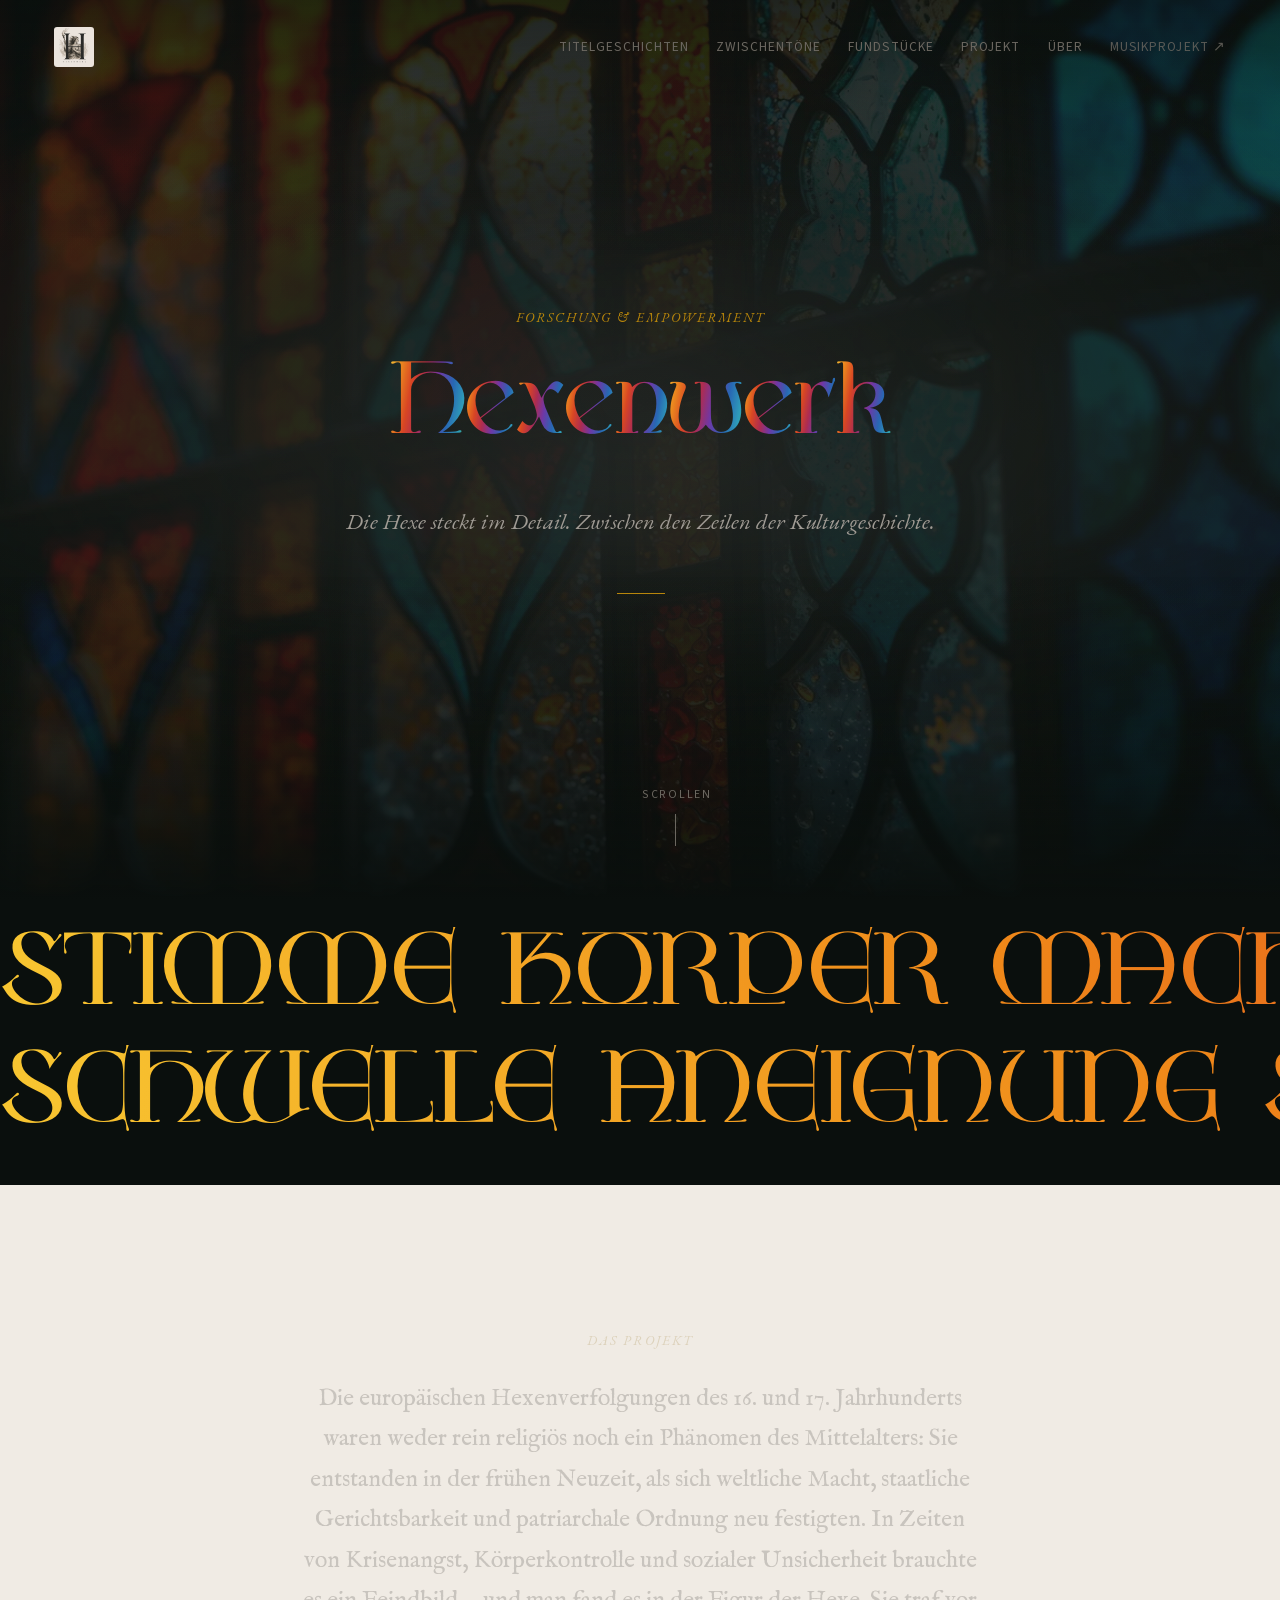
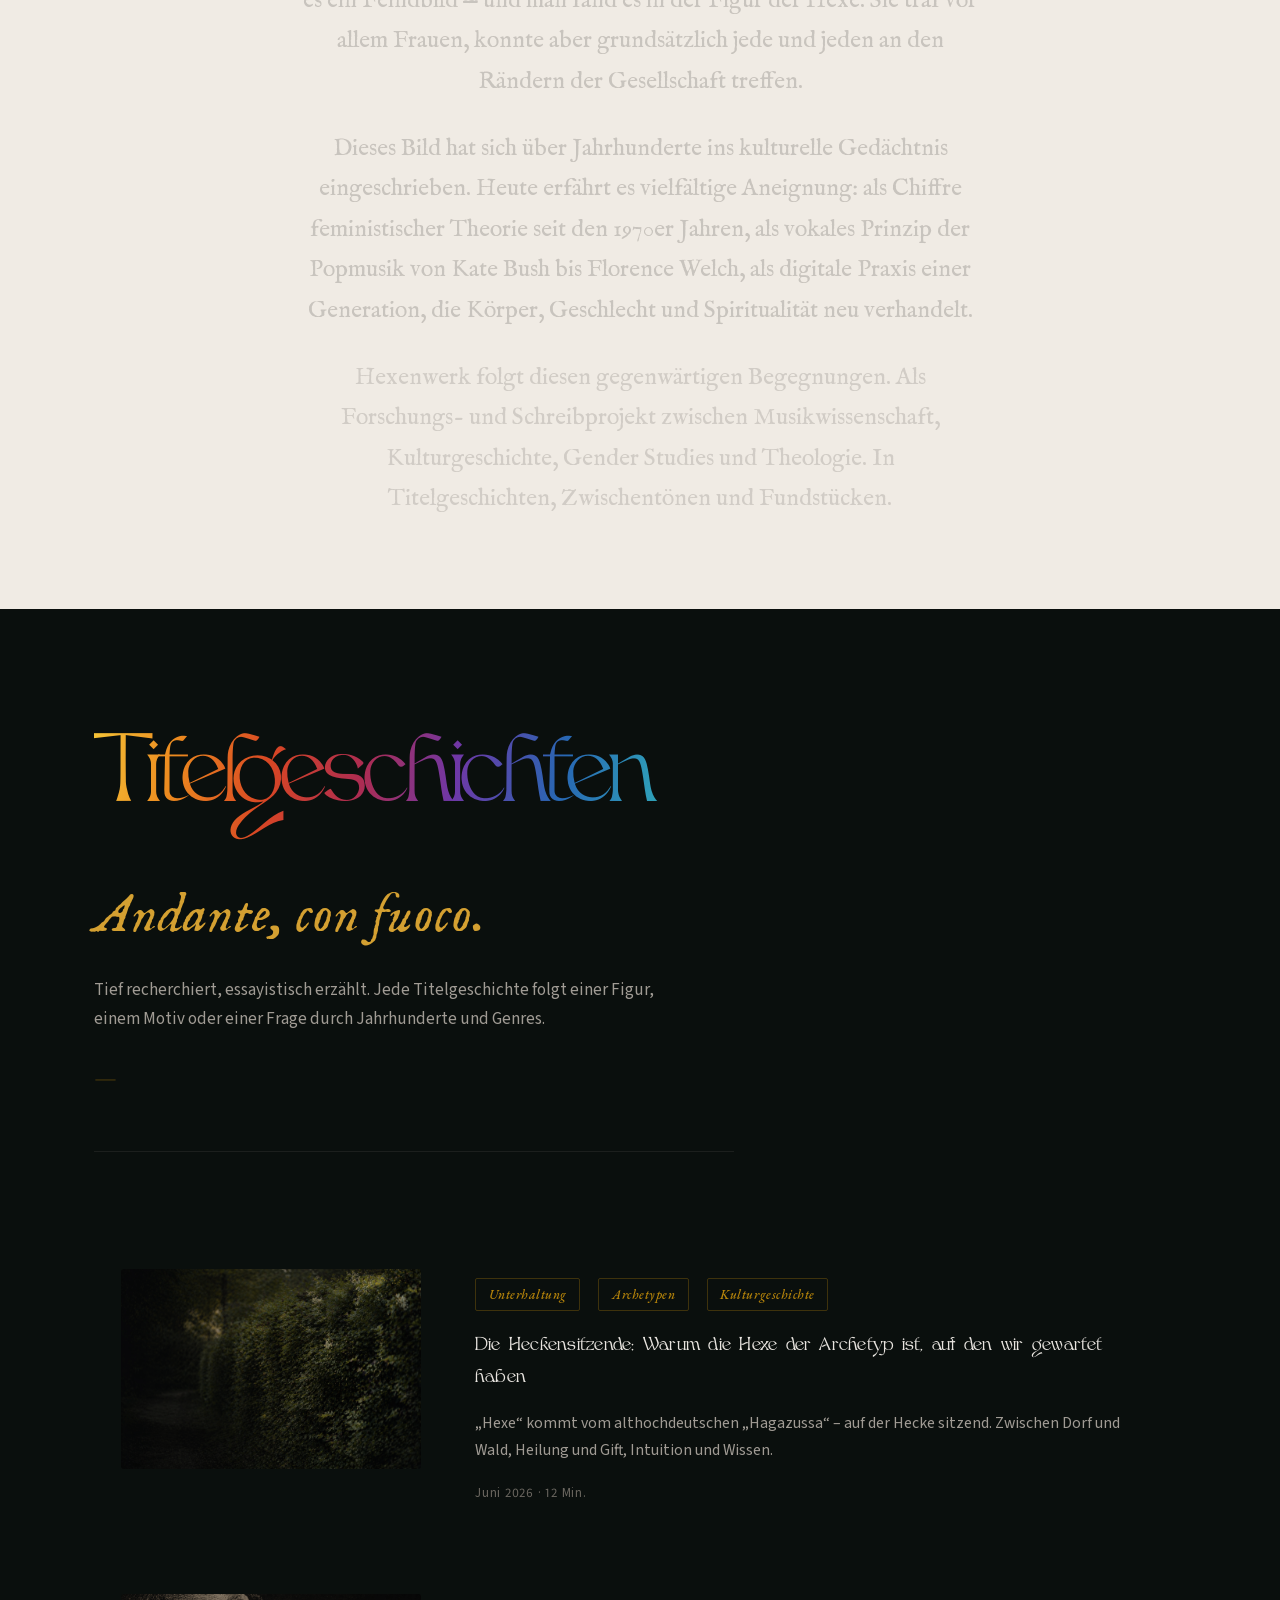
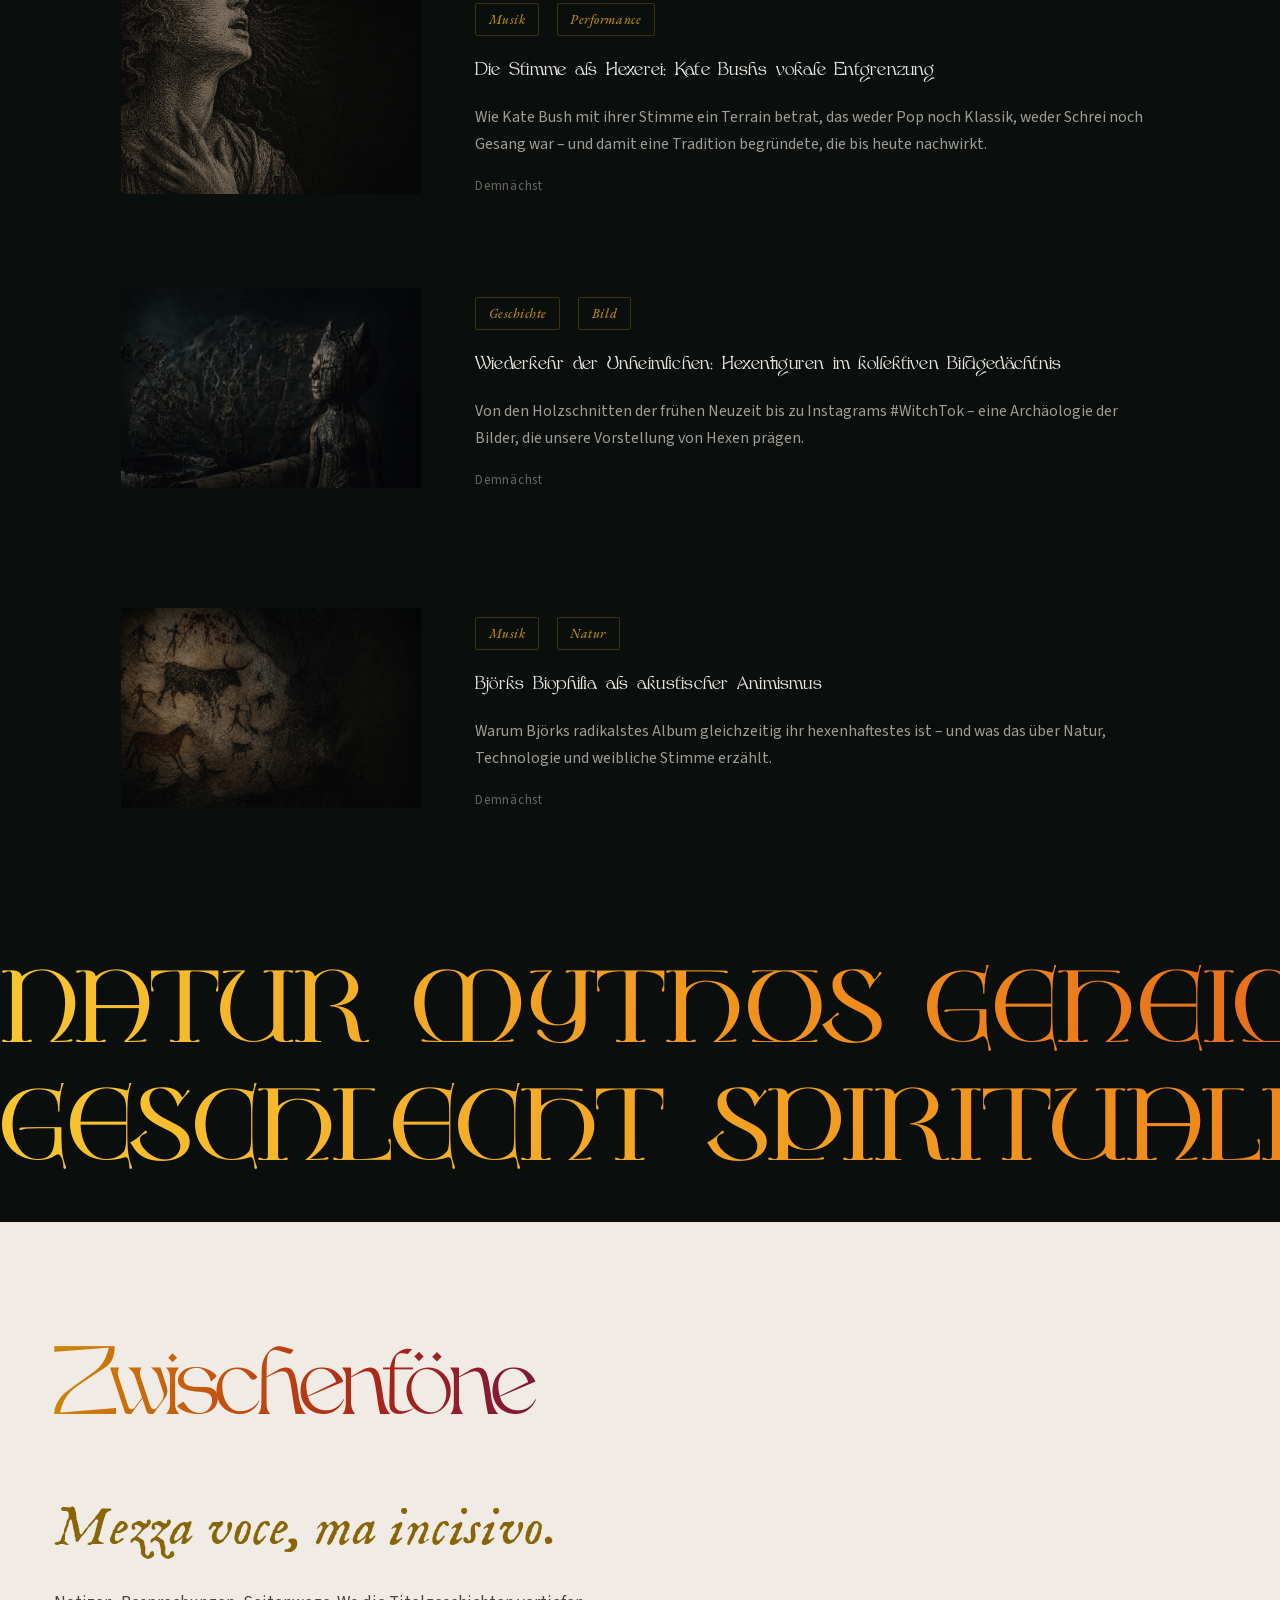
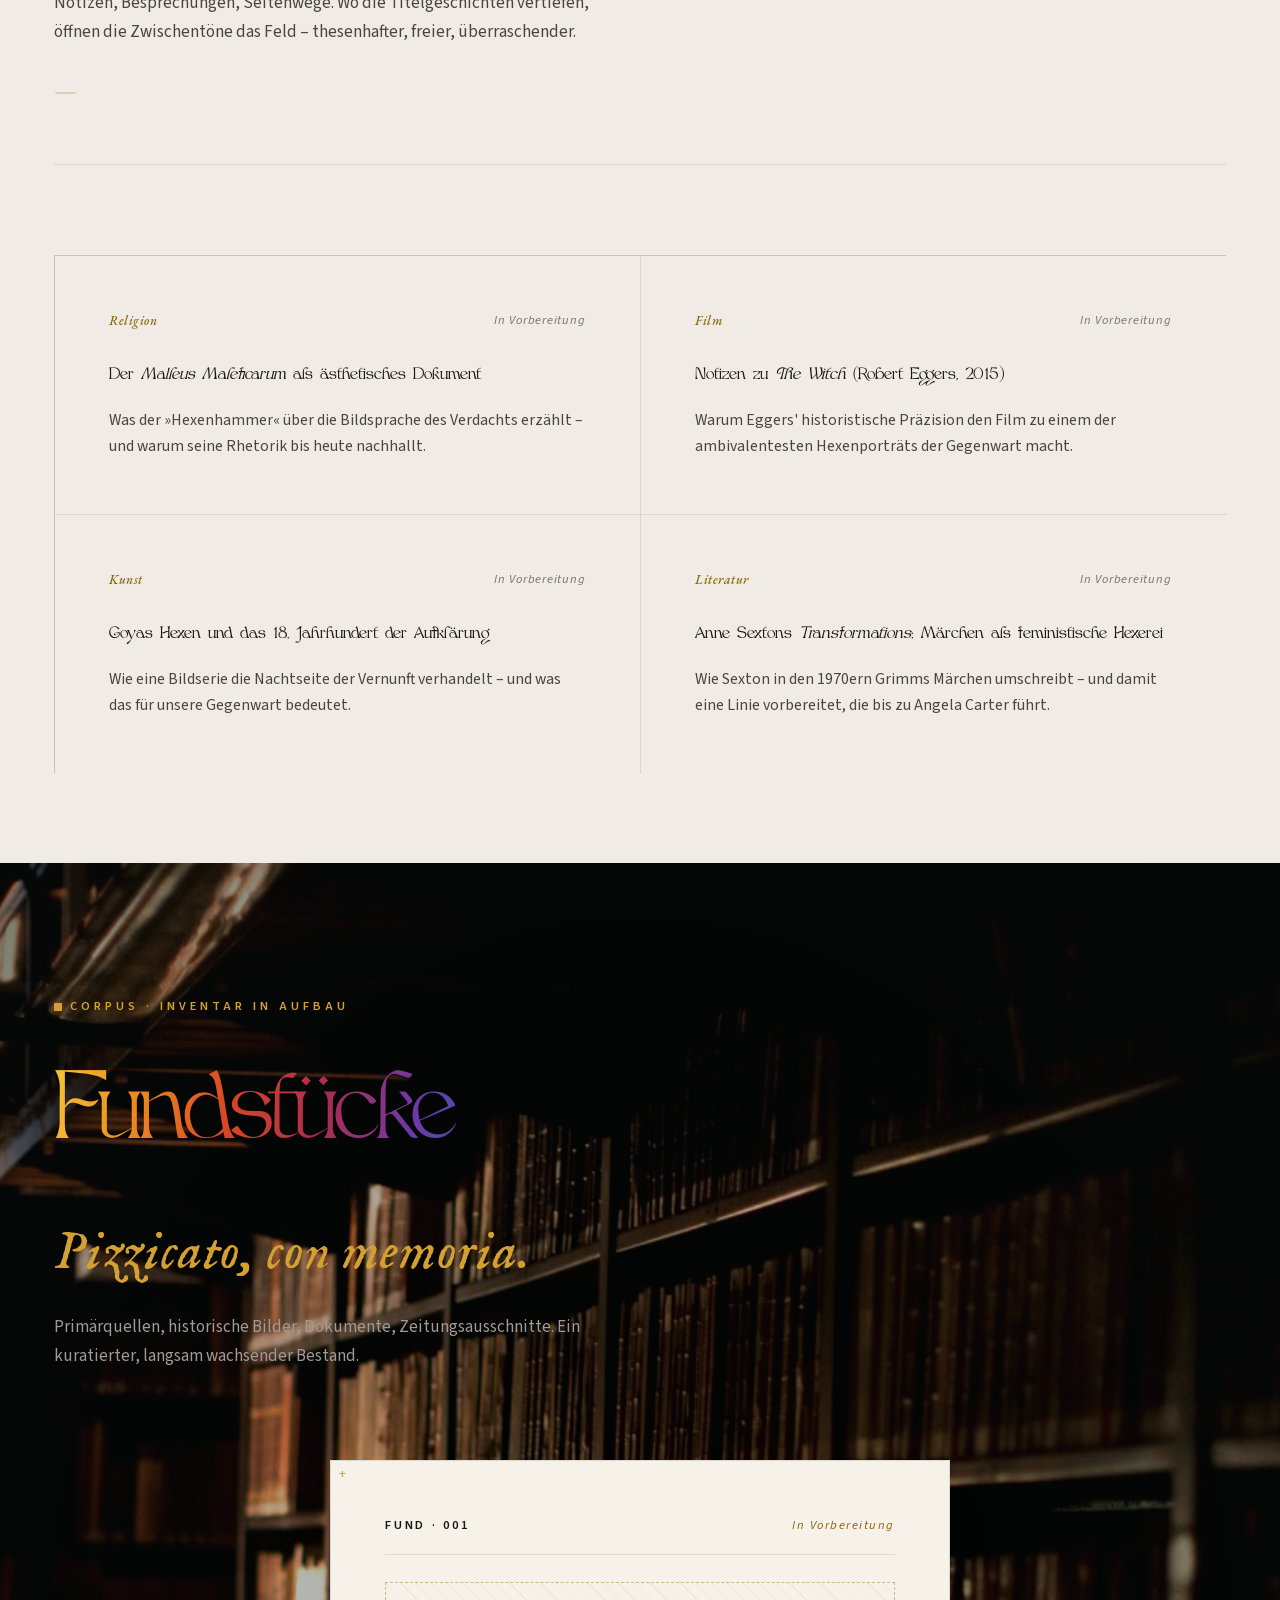
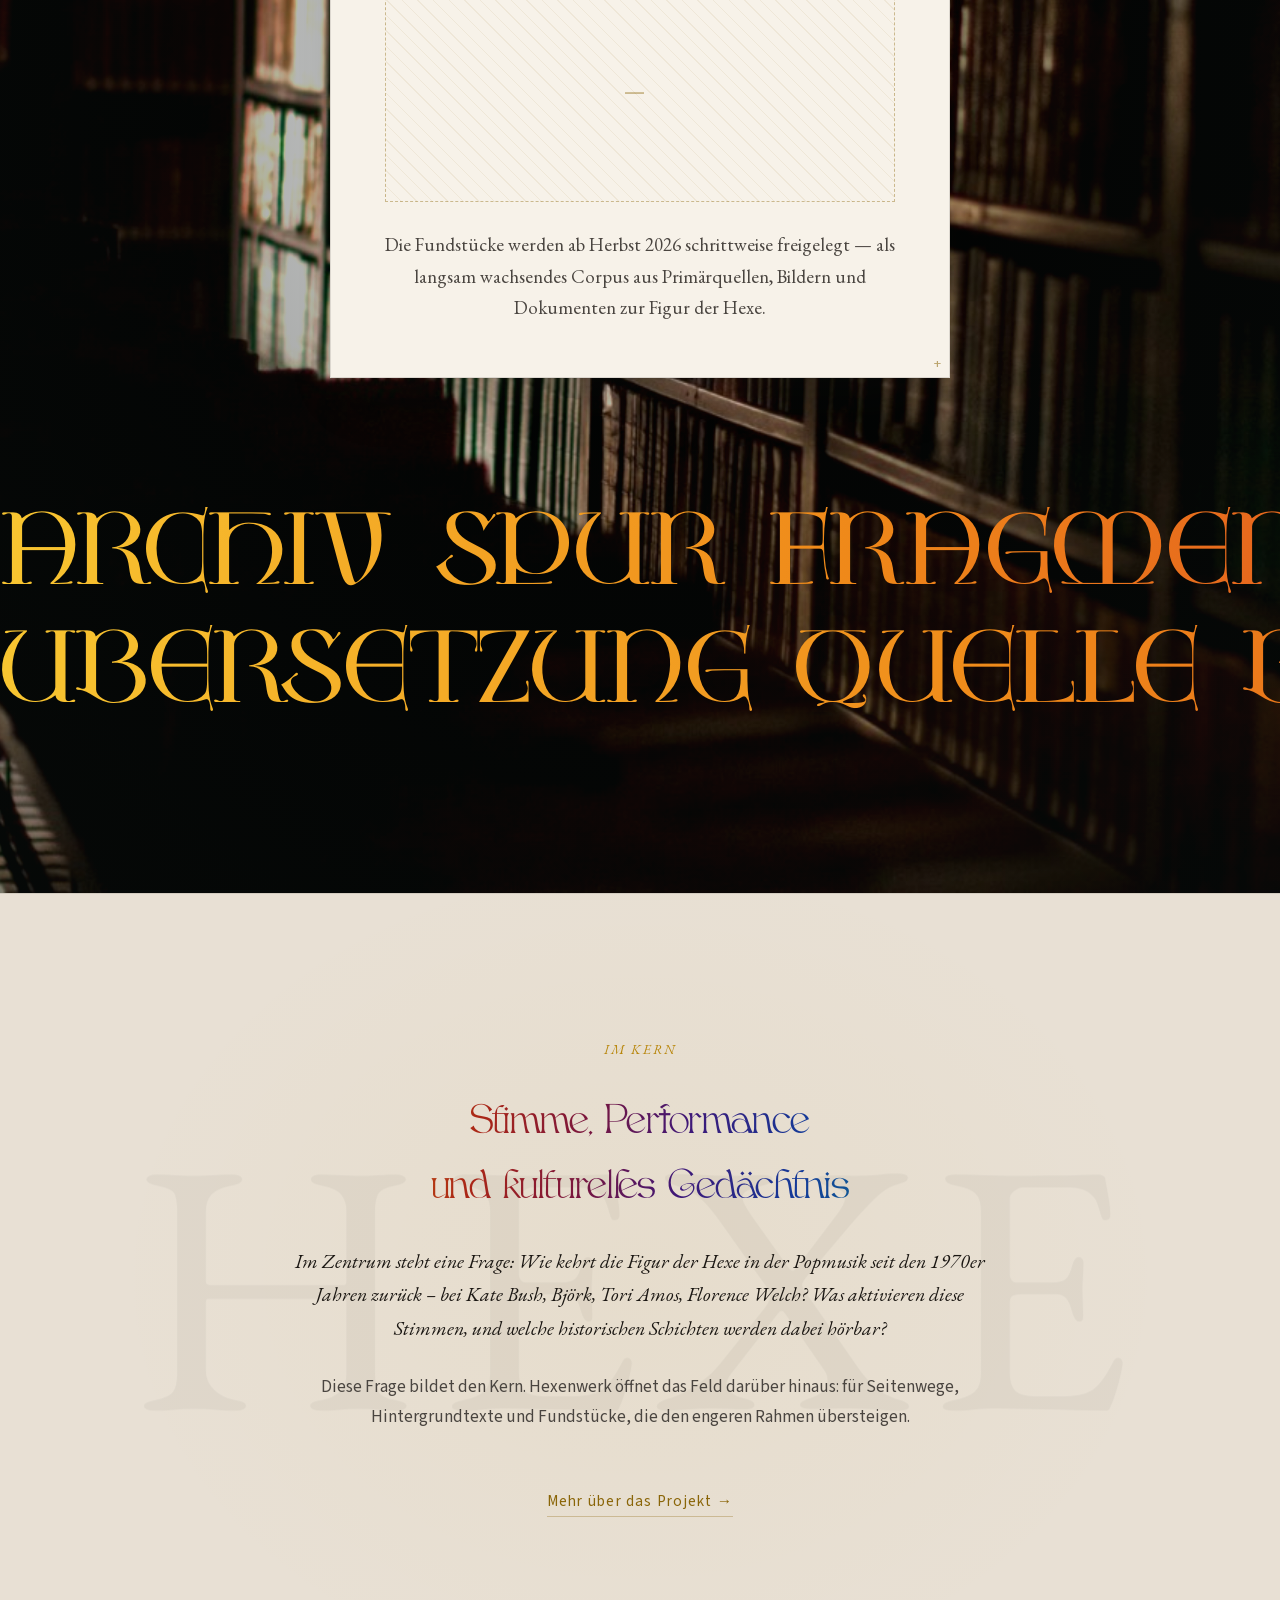
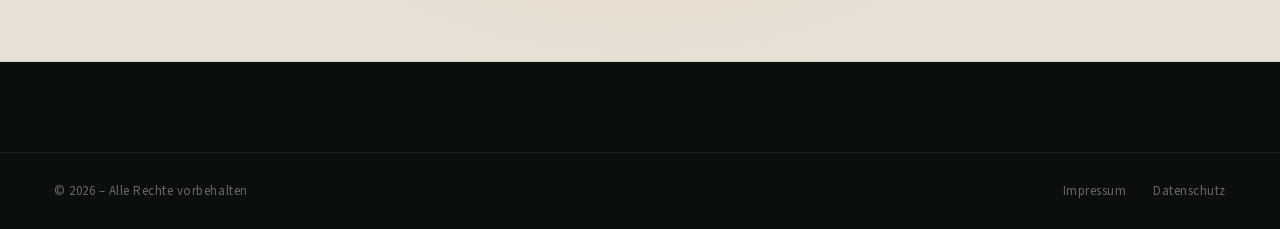
<file: index.html>
<!DOCTYPE html>
<html lang="de">
<head>
    <meta charset="UTF-8">
    <meta name="viewport" content="width=device-width, initial-scale=1.0">
    <title>Hexenwerk – Texte zur Figur der Hexe</title>
    <meta name="description" content="Hexenwerk versammelt Texte zur Figur der Hexe – zwischen Popmusik, Geschichte, Kunst und Gegenwart. Titelgeschichten, Zwischentöne und kuratierte Fundstücke aus einem Forschungsprojekt.">

    <!-- Open Graph -->
    <meta property="og:title" content="Hexenwerk">
    <meta property="og:description" content="Titelgeschichten, Zwischentöne und Fundstücke zur Figur der Hexe.">
    <meta property="og:type" content="website">
    <meta property="og:image" content="assets/images/hero/hero-forest-fog.svg">
    <meta name="twitter:card" content="summary_large_image">

    <link rel="icon" type="image/png" sizes="32x32" href="assets/images/brand/hexenwerk-logo-32.png">
    <link rel="icon" type="image/png" sizes="180x180" href="assets/images/brand/hexenwerk-logo-180.png">
    <link rel="apple-touch-icon" href="assets/images/brand/hexenwerk-logo-180.png">
    <link rel="stylesheet" href="assets/fonts/google/fonts.css?v=20261001e">
    <link rel="stylesheet" href="styles.css?v=20261001e">
</head>
<body>

    <a href="#main-content" class="skip-link">Zum Inhalt springen</a>

    <!-- Navigation -->
    <nav class="site-nav" aria-label="Hauptnavigation">
        <a href="index.html" class="nav-logo" aria-label="Hexenwerk — Startseite">
            <img src="assets/images/brand/hexenwerk-logo.png" alt="Hexenwerk" class="nav-logo-img">
        </a>
        <button class="nav-toggle" aria-expanded="false" aria-controls="navLinks" aria-label="Menü öffnen">
            <span class="nav-toggle-bar"></span>
            <span class="nav-toggle-bar"></span>
            <span class="nav-toggle-bar"></span>
        </button>
        <div class="nav-links" id="navLinks">
            <a href="#titelgeschichten">Titelgeschichten</a>
            <a href="#zwischentoene">Zwischentöne</a>
            <a href="#fundstuecke">Fundstücke</a>
            <a href="projekt.html">Projekt</a>
            <a href="ueber.html">Über</a>
            <a href="https://www.mikamariamausshammer.com/musik/" class="nav-external" target="_blank" rel="noopener">Musikprojekt<span aria-hidden="true"> ↗</span></a>
        </div>
    </nav>

    <!-- ============================================================
         HERO
         ============================================================ -->
    <header class="hero">
        <div class="hero-bg" id="heroBg">
            <img
                src="assets/images/hero/hero-forest-fog.svg"
                alt=""
                role="presentation"
                class="hero-bg-img"
            >
        </div>
        <div class="hero-overlay"></div>
        <div class="hero-stained-glass" aria-hidden="true">
            <picture>
                <source
                    type="image/webp"
                    sizes="100vw"
                    srcset="assets/images/hero/stained-glass-960.webp 960w,
                        assets/images/hero/stained-glass-1440.webp 1440w,
                        assets/images/hero/stained-glass-1920.webp 1920w,
                        assets/images/hero/stained-glass-2560.webp 2560w">
                <img src="assets/images/hero/stained-glass-1920.jpg" alt=""
                     class="stained-glass-base" decoding="async">
            </picture>
            <div class="stained-glass-window">
                <picture>
                    <source
                        type="image/webp"
                        sizes="100vw"
                        srcset="assets/images/hero/stained-glass-960.webp 960w,
                        assets/images/hero/stained-glass-1440.webp 1440w,
                        assets/images/hero/stained-glass-1920.webp 1920w,
                        assets/images/hero/stained-glass-2560.webp 2560w">
                    <img src="assets/images/hero/stained-glass-1920.jpg" alt=""
                         class="stained-glass-img" decoding="async">
                </picture>
            </div>
        </div>
        <div class="stained-glass-fade" aria-hidden="true"></div>
        <div class="hero-grain"></div>
        <canvas class="particle-field" aria-hidden="true"></canvas>

        <div class="hero-inner">
            <p class="hero-overline">Forschung &amp; Empowerment</p>
            <h1 class="hero-title glass-text">Hexen&shy;werk</h1>
            <p class="hero-subtitle">Die Hexe steckt im Detail. Zwischen den Zeilen der Kulturgeschichte.</p>
            <div class="hero-line"></div>
        </div>

        <div class="hero-scroll-hint" aria-hidden="true">
            <span>Scrollen</span>
            <div class="hero-scroll-line"></div>
        </div>
    </header>

    <main id="main-content">

    <!-- ============================================================
         SCROLL MARQUEE
         ============================================================ -->
    <div class="scroll-marquee" aria-hidden="true">
        <div class="scroll-marquee-row">
            <div class="scroll-marquee-track">
                <span>STIMME</span><span class="marquee-dot">·</span>
                <span>KÖRPER</span><span class="marquee-dot">·</span>
                <span>MACHT</span><span class="marquee-dot">·</span>
                <span>EMPOWERMENT</span><span class="marquee-dot">·</span>
                <span>RITUAL</span><span class="marquee-dot">·</span>
                <span>WIDERSTAND</span><span class="marquee-dot">·</span>
                <span>STIMME</span><span class="marquee-dot">·</span>
                <span>KÖRPER</span><span class="marquee-dot">·</span>
                <span>MACHT</span><span class="marquee-dot">·</span>
                <span>EMPOWERMENT</span><span class="marquee-dot">·</span>
                <span>RITUAL</span><span class="marquee-dot">·</span>
                <span>WIDERSTAND</span><span class="marquee-dot">·</span>
            </div>
        </div>
        <div class="scroll-marquee-row scroll-marquee-row--rtl">
            <div class="scroll-marquee-track">
                <span>SCHWELLE</span><span class="marquee-dot">·</span>
                <span>ANEIGNUNG</span><span class="marquee-dot">·</span>
                <span>SELBSTBESTIMMUNG</span><span class="marquee-dot">·</span>
                <span>GRENZE</span><span class="marquee-dot">·</span>
                <span>RITUAL</span><span class="marquee-dot">·</span>
                <span>TRANSGRESSION</span><span class="marquee-dot">·</span>
                <span>SCHWELLE</span><span class="marquee-dot">·</span>
                <span>ANEIGNUNG</span><span class="marquee-dot">·</span>
                <span>SELBSTBESTIMMUNG</span><span class="marquee-dot">·</span>
                <span>GRENZE</span><span class="marquee-dot">·</span>
                <span>RITUAL</span><span class="marquee-dot">·</span>
                <span>TRANSGRESSION</span><span class="marquee-dot">·</span>
            </div>
        </div>
    </div>

    <!-- ============================================================
         INTRO
         ============================================================ -->
    <section class="intro-section">
        <div class="intro-inner reveal">
            <p class="intro-overline">Das Projekt</p>
            <p class="intro-text">
                Die europäischen Hexenverfolgungen des 16.&nbsp;und 17.&nbsp;Jahrhunderts waren weder rein religiös noch ein Phänomen des Mittelalters: Sie entstanden in der frühen Neuzeit, als sich weltliche Macht, staatliche Gerichtsbarkeit und patriarchale Ordnung neu festigten. In Zeiten von Krisenangst, Körperkontrolle und sozialer Unsicherheit brauchte es ein Feindbild&nbsp;— und man fand es in der Figur der Hexe. Sie traf vor allem Frauen, konnte aber grundsätzlich jede und jeden an den Rändern der Gesellschaft treffen.
            </p>
            <p class="intro-text">
                Dieses Bild hat sich über Jahrhunderte ins kulturelle Gedächtnis eingeschrieben. Heute erfährt es vielfältige Aneignung: als Chiffre feministischer Theorie seit den 1970er&nbsp;Jahren, als vokales Prinzip der Popmusik von Kate&nbsp;Bush bis Florence&nbsp;Welch, als digitale Praxis einer Generation, die Körper, Geschlecht und Spiritualität neu verhandelt.
            </p>
            <p class="intro-text-secondary">
                Hexenwerk folgt diesen gegenwärtigen Begegnungen. Als Forschungs- und Schreibprojekt zwischen Musikwissenschaft, Kulturgeschichte, Gender&nbsp;Studies und Theologie. In Titelgeschichten, Zwischentönen und Fundstücken.
            </p>
        </div>
    </section>

    <!-- ============================================================
         TITELGESCHICHTEN – lange Texte
         ============================================================ -->
    <section class="essays-section" id="titelgeschichten" data-section-number="01">
        <canvas class="particle-field" aria-hidden="true"></canvas>
        <div class="section-header reveal">
            <h2 class="section-title glass-text">Titelgeschichten</h2>
            <p class="section-claim"><em>Andante, con fuoco.</em></p>
            <p class="section-description">Tief recherchiert, essayistisch erzählt. Jede Titelgeschichte folgt einer Figur, einem Motiv oder einer Frage durch Jahrhunderte und Genres.</p>
        </div>

        <div class="essays-list">

            <a href="die-heckensitzende.html" class="essay-card reveal" aria-label="Lesen: Die Heckensitzende">
                <div class="essay-card-image">
                    <img
                        src="assets/images/essays/essay-00-heckensitzende.jpg"
                        alt=""
                        class="essay-card-img"
                        loading="lazy"
                        role="presentation"
                    >
                </div>
                <div class="essay-card-content">
                    <div class="essay-card-tags">
                        <span class="essay-card-tag">Unterhaltung</span>
                        <span class="essay-card-tag">Archetypen</span>
                        <span class="essay-card-tag">Kulturgeschichte</span>
                    </div>
                    <h3 class="essay-card-title">Die Heckensitzende: Warum die Hexe der Archetyp ist, auf den wir gewartet haben</h3>
                    <p class="essay-card-excerpt">
                        &bdquo;Hexe&ldquo; kommt vom althochdeutschen &bdquo;Hagazussa&ldquo; &ndash; auf der Hecke sitzend. Zwischen Dorf und Wald, Heilung und Gift, Intuition und Wissen.
                    </p>
                    <span class="essay-card-date">Juni 2026 · 12 Min.</span>
                </div>
            </a>

            <div class="essay-card essay-card--upcoming reveal">
                <div class="essay-card-image">
                    <img
                        src="assets/images/essays/essay-01-kate-bush-portrait.jpg"
                        alt=""
                        class="essay-card-img"
                        loading="lazy"
                        role="presentation"
                    >
                </div>
                <div class="essay-card-content">
                    <div class="essay-card-tags">
                        <span class="essay-card-tag">Musik</span>
                        <span class="essay-card-tag">Performance</span>
                    </div>
                    <h3 class="essay-card-title">Die Stimme als Hexerei: Kate Bushs vokale Entgrenzung</h3>
                    <p class="essay-card-excerpt">
                        Wie Kate Bush mit ihrer Stimme ein Terrain betrat, das weder Pop noch Klassik, weder Schrei noch Gesang war&nbsp;– und damit eine Tradition begründete, die bis heute nachwirkt.
                    </p>
                    <span class="essay-card-date">Demnächst</span>
                </div>
            </div>

            <div class="essay-card essay-card--upcoming reveal">
                <div class="essay-card-image">
                    <img
                        src="assets/images/essays/essay-02-unheimliche-idol.jpg"
                        alt=""
                        class="essay-card-img"
                        loading="lazy"
                        role="presentation"
                    >
                </div>
                <div class="essay-card-content">
                    <div class="essay-card-tags">
                        <span class="essay-card-tag">Geschichte</span>
                        <span class="essay-card-tag">Bild</span>
                    </div>
                    <h3 class="essay-card-title">Wiederkehr der Unheimlichen: Hexenfiguren im kollektiven Bildgedächtnis</h3>
                    <p class="essay-card-excerpt">
                        Von den Holzschnitten der frühen Neuzeit bis zu Instagrams #WitchTok&nbsp;– eine Archäologie der Bilder, die unsere Vorstellung von Hexen prägen.
                    </p>
                    <span class="essay-card-date">Demnächst</span>
                </div>
            </div>

            <div class="essay-card essay-card--upcoming reveal">
                <div class="essay-card-image">
                    <img
                        src="assets/images/essays/essay-03-bjoerk-portrait.jpg"
                        alt=""
                        class="essay-card-img"
                        loading="lazy"
                        role="presentation"
                    >
                </div>
                <div class="essay-card-content">
                    <div class="essay-card-tags">
                        <span class="essay-card-tag">Musik</span>
                        <span class="essay-card-tag">Natur</span>
                    </div>
                    <h3 class="essay-card-title">Björks Biophilia als akustischer Animismus</h3>
                    <p class="essay-card-excerpt">
                        Warum Björks radikalstes Album gleichzeitig ihr hexenhaftestes ist&nbsp;– und was das über Natur, Technologie und weibliche Stimme erzählt.
                    </p>
                    <span class="essay-card-date">Demnächst</span>
                </div>
            </div>

        </div>
    </section>

    <!-- ============================================================
         SCROLL MARQUEE — zweite Passage
         ============================================================ -->
    <div class="scroll-marquee" aria-hidden="true">
        <div class="scroll-marquee-row scroll-marquee-row--rtl">
            <div class="scroll-marquee-track">
                <span>NATUR</span><span class="marquee-dot">·</span>
                <span>MYTHOS</span><span class="marquee-dot">·</span>
                <span>GEHEIMNIS</span><span class="marquee-dot">·</span>
                <span>GEDÄCHTNIS</span><span class="marquee-dot">·</span>
                <span>PROJEKTION</span><span class="marquee-dot">·</span>
                <span>FIGUR</span><span class="marquee-dot">·</span>
                <span>NATUR</span><span class="marquee-dot">·</span>
                <span>MYTHOS</span><span class="marquee-dot">·</span>
                <span>GEHEIMNIS</span><span class="marquee-dot">·</span>
                <span>GEDÄCHTNIS</span><span class="marquee-dot">·</span>
                <span>PROJEKTION</span><span class="marquee-dot">·</span>
                <span>FIGUR</span><span class="marquee-dot">·</span>
            </div>
        </div>
        <div class="scroll-marquee-row">
            <div class="scroll-marquee-track">
                <span>GESCHLECHT</span><span class="marquee-dot">·</span>
                <span>SPIRITUALITÄT</span><span class="marquee-dot">·</span>
                <span>AUTONOMIE</span><span class="marquee-dot">·</span>
                <span>GEMEINSCHAFT</span><span class="marquee-dot">·</span>
                <span>WIDERSTAND</span><span class="marquee-dot">·</span>
                <span>WANDEL</span><span class="marquee-dot">·</span>
                <span>GESCHLECHT</span><span class="marquee-dot">·</span>
                <span>SPIRITUALITÄT</span><span class="marquee-dot">·</span>
                <span>AUTONOMIE</span><span class="marquee-dot">·</span>
                <span>GEMEINSCHAFT</span><span class="marquee-dot">·</span>
                <span>WIDERSTAND</span><span class="marquee-dot">·</span>
                <span>WANDEL</span><span class="marquee-dot">·</span>
            </div>
        </div>
    </div>

    <!-- ============================================================
         MOTIVE – versteckt bis genug Content
         ============================================================ -->
    <section class="motifs-section" id="motive" hidden>
        <div class="motifs-inner reveal">
            <p class="section-kicker">Motive</p>
            <h2 class="motifs-heading">Wiederkehrende Motive</h2>
            <p class="motifs-intro">
                Die Texte sind nicht nach Themen sortiert, sondern bewegen sich in einem Feld wiederkehrender Motive&nbsp;– Figuren, die sich durch unterschiedliche Gegenstände ziehen.
            </p>
            <ul class="motifs-cloud">
                <li><a href="motive/stimme-als-transgression.html">Stimme als Transgression <span class="motif-count">(1)</span></a></li>
                <li><a href="motive/gegenarchiv.html">Gegenarchiv <span class="motif-count">(1)</span></a></li>
                <li><a href="motive/liminalitaet.html">Liminalität <span class="motif-count">(1)</span></a></li>
                <li><a href="motive/disziplinierung.html">Disziplinierung <span class="motif-count">(1)</span></a></li>
            </ul>
        </div>
    </section>

    <!-- ============================================================
         ZWISCHENTÖNE – kürzere Texte
         ============================================================ -->
    <section class="exkurse-section" id="zwischentoene" data-section-number="02">
        <div class="section-header reveal">
            <h2 class="section-title glass-text glass-text--light">Zwischentöne</h2>
            <p class="section-claim"><em>Mezza voce, ma incisivo.</em></p>
            <p class="section-description">Notizen, Besprechungen, Seitenwege. Wo die Titelgeschichten vertiefen, öffnen die Zwischentöne das Feld&nbsp;– thesenhafter, freier, überraschender.</p>
        </div>

        <div class="exkurse-list">

            <div class="exkurse-item reveal">
                <div class="exkurse-meta">
                    <span class="exkurse-tag">Religion</span>
                    <span class="exkurse-date">In Vorbereitung</span>
                </div>
                <h3 class="exkurse-title">Der <em>Malleus Maleficarum</em> als ästhetisches Dokument</h3>
                <p class="exkurse-excerpt">Was der »Hexenhammer« über die Bildsprache des Verdachts erzählt&nbsp;– und warum seine Rhetorik bis heute nachhallt.</p>
            </div>

            <div class="exkurse-item reveal">
                <div class="exkurse-meta">
                    <span class="exkurse-tag">Film</span>
                    <span class="exkurse-date">In Vorbereitung</span>
                </div>
                <h3 class="exkurse-title">Notizen zu <em>The Witch</em> (Robert Eggers, 2015)</h3>
                <p class="exkurse-excerpt">Warum Eggers' historistische Präzision den Film zu einem der ambivalentesten Hexenporträts der Gegenwart macht.</p>
            </div>

            <div class="exkurse-item reveal">
                <div class="exkurse-meta">
                    <span class="exkurse-tag">Kunst</span>
                    <span class="exkurse-date">In Vorbereitung</span>
                </div>
                <h3 class="exkurse-title">Goyas Hexen und das 18.&nbsp;Jahrhundert der Aufklärung</h3>
                <p class="exkurse-excerpt">Wie eine Bildserie die Nachtseite der Vernunft verhandelt&nbsp;– und was das für unsere Gegenwart bedeutet.</p>
            </div>

            <div class="exkurse-item reveal">
                <div class="exkurse-meta">
                    <span class="exkurse-tag">Literatur</span>
                    <span class="exkurse-date">In Vorbereitung</span>
                </div>
                <h3 class="exkurse-title">Anne Sextons <em>Transformations</em>: Märchen als feministische Hexerei</h3>
                <p class="exkurse-excerpt">Wie Sexton in den 1970ern Grimms Märchen umschreibt&nbsp;– und damit eine Linie vorbereitet, die bis zu Angela Carter führt.</p>
            </div>

        </div>
    </section>

    <!-- ============================================================
         FUNDSTÜCKE – kuratiertes Material
         ============================================================ -->
    <section class="archiv-section archiv-section--dig" id="fundstuecke" data-section-number="03">
        <div class="archiv-bg" aria-hidden="true"></div>
        <div class="archiv-bg-overlay" aria-hidden="true"></div>

        <div class="section-header reveal">
            <p class="archiv-label"><span class="archiv-label-dot"></span>Corpus&nbsp;· Inventar in Aufbau</p>
            <h2 class="section-title glass-text">Fundstücke</h2>
            <p class="section-claim"><em>Pizzicato, con memoria.</em></p>
            <p class="section-description">Primärquellen, historische Bilder, Dokumente, Zeitungsausschnitte. Ein kuratierter, langsam wachsender Bestand.</p>
        </div>

        <div class="archiv-preview reveal">
            <article class="archiv-specimen archiv-specimen--empty">
                <div class="archiv-specimen-meta">
                    <span class="archiv-specimen-id">FUND&nbsp;·&nbsp;001</span>
                    <span class="archiv-specimen-status">In Vorbereitung</span>
                </div>
                <div class="archiv-specimen-frame" aria-hidden="true"></div>
                <p class="archiv-specimen-note">
                    Die Fundstücke werden ab Herbst&nbsp;2026 schrittweise freigelegt&nbsp;— als langsam wachsendes Corpus aus Primärquellen, Bildern und Dokumenten zur Figur der Hexe.
                </p>
            </article>
        </div>

        <div class="scroll-marquee scroll-marquee--in-section" aria-hidden="true">
            <div class="scroll-marquee-row">
                <div class="scroll-marquee-track">
                    <span>ARCHIV</span><span class="marquee-dot">·</span>
                    <span>SPUR</span><span class="marquee-dot">·</span>
                    <span>FRAGMENT</span><span class="marquee-dot">·</span>
                    <span>LESART</span><span class="marquee-dot">·</span>
                    <span>ZEUGNIS</span><span class="marquee-dot">·</span>
                    <span>WIEDERKEHR</span><span class="marquee-dot">·</span>
                    <span>ARCHIV</span><span class="marquee-dot">·</span>
                    <span>SPUR</span><span class="marquee-dot">·</span>
                    <span>FRAGMENT</span><span class="marquee-dot">·</span>
                    <span>LESART</span><span class="marquee-dot">·</span>
                    <span>ZEUGNIS</span><span class="marquee-dot">·</span>
                    <span>WIEDERKEHR</span><span class="marquee-dot">·</span>
                </div>
            </div>
            <div class="scroll-marquee-row scroll-marquee-row--rtl">
                <div class="scroll-marquee-track">
                    <span>ÜBERSETZUNG</span><span class="marquee-dot">·</span>
                    <span>QUELLE</span><span class="marquee-dot">·</span>
                    <span>BILDERSTREIT</span><span class="marquee-dot">·</span>
                    <span>NACHHALL</span><span class="marquee-dot">·</span>
                    <span>RANDNOTIZ</span><span class="marquee-dot">·</span>
                    <span>ARCHIV</span><span class="marquee-dot">·</span>
                    <span>ÜBERSETZUNG</span><span class="marquee-dot">·</span>
                    <span>QUELLE</span><span class="marquee-dot">·</span>
                    <span>BILDERSTREIT</span><span class="marquee-dot">·</span>
                    <span>NACHHALL</span><span class="marquee-dot">·</span>
                    <span>RANDNOTIZ</span><span class="marquee-dot">·</span>
                    <span>ARCHIV</span><span class="marquee-dot">·</span>
                </div>
            </div>
        </div>
    </section>

    <!-- ============================================================
         FOKUS
         ============================================================ -->
    <section class="focus-section">
        <div class="focus-inner reveal">
            <p class="section-kicker">Im Kern</p>
            <h2 class="focus-title glass-text glass-text--light">Stimme, Performance<br>und kulturelles Gedächtnis</h2>
            <p class="focus-text">
                Im Zentrum steht eine Frage: Wie kehrt die Figur der Hexe in der Popmusik seit den 1970er Jahren zurück&nbsp;– bei Kate Bush, Björk, Tori Amos, Florence Welch? Was aktivieren diese Stimmen, und welche historischen Schichten werden dabei hörbar?
            </p>
            <p class="focus-text-secondary">
                Diese Frage bildet den Kern. Hexenwerk öffnet das Feld darüber hinaus: für Seitenwege, Hintergrundtexte und Fundstücke, die den engeren Rahmen übersteigen.
            </p>
            <a href="projekt.html" class="focus-link">Mehr über das Projekt →</a>
        </div>
    </section>

    </main>

    <!-- Footer -->
    <footer class="site-footer">
        <div class="footer-bottom-inner">
            <p>&copy; 2026 – Alle Rechte vorbehalten</p>
            <div class="footer-legal-links">
                <a href="impressum.html">Impressum</a>
                <a href="datenschutz.html">Datenschutz</a>
            </div>
        </div>
    </footer>

    <script src="main.js?v=20261001e"></script>
</body>
</html>
</file>
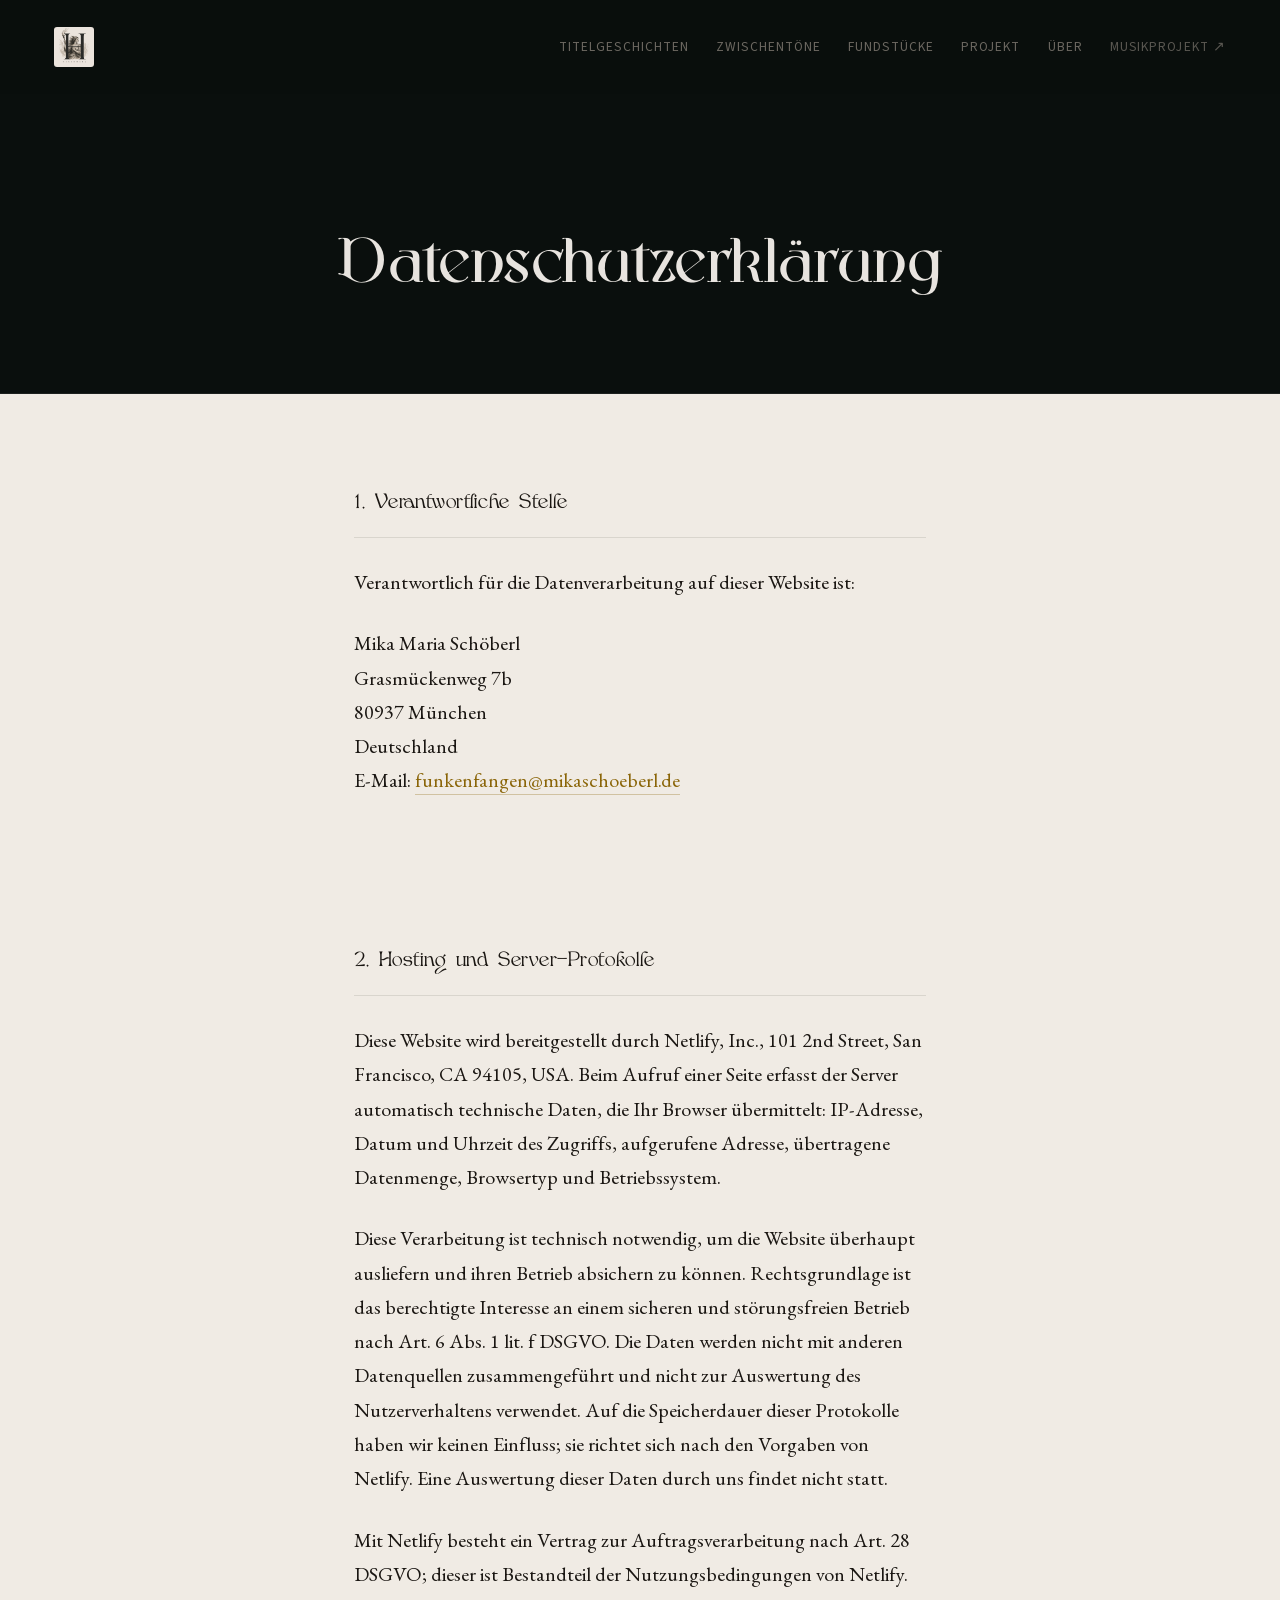
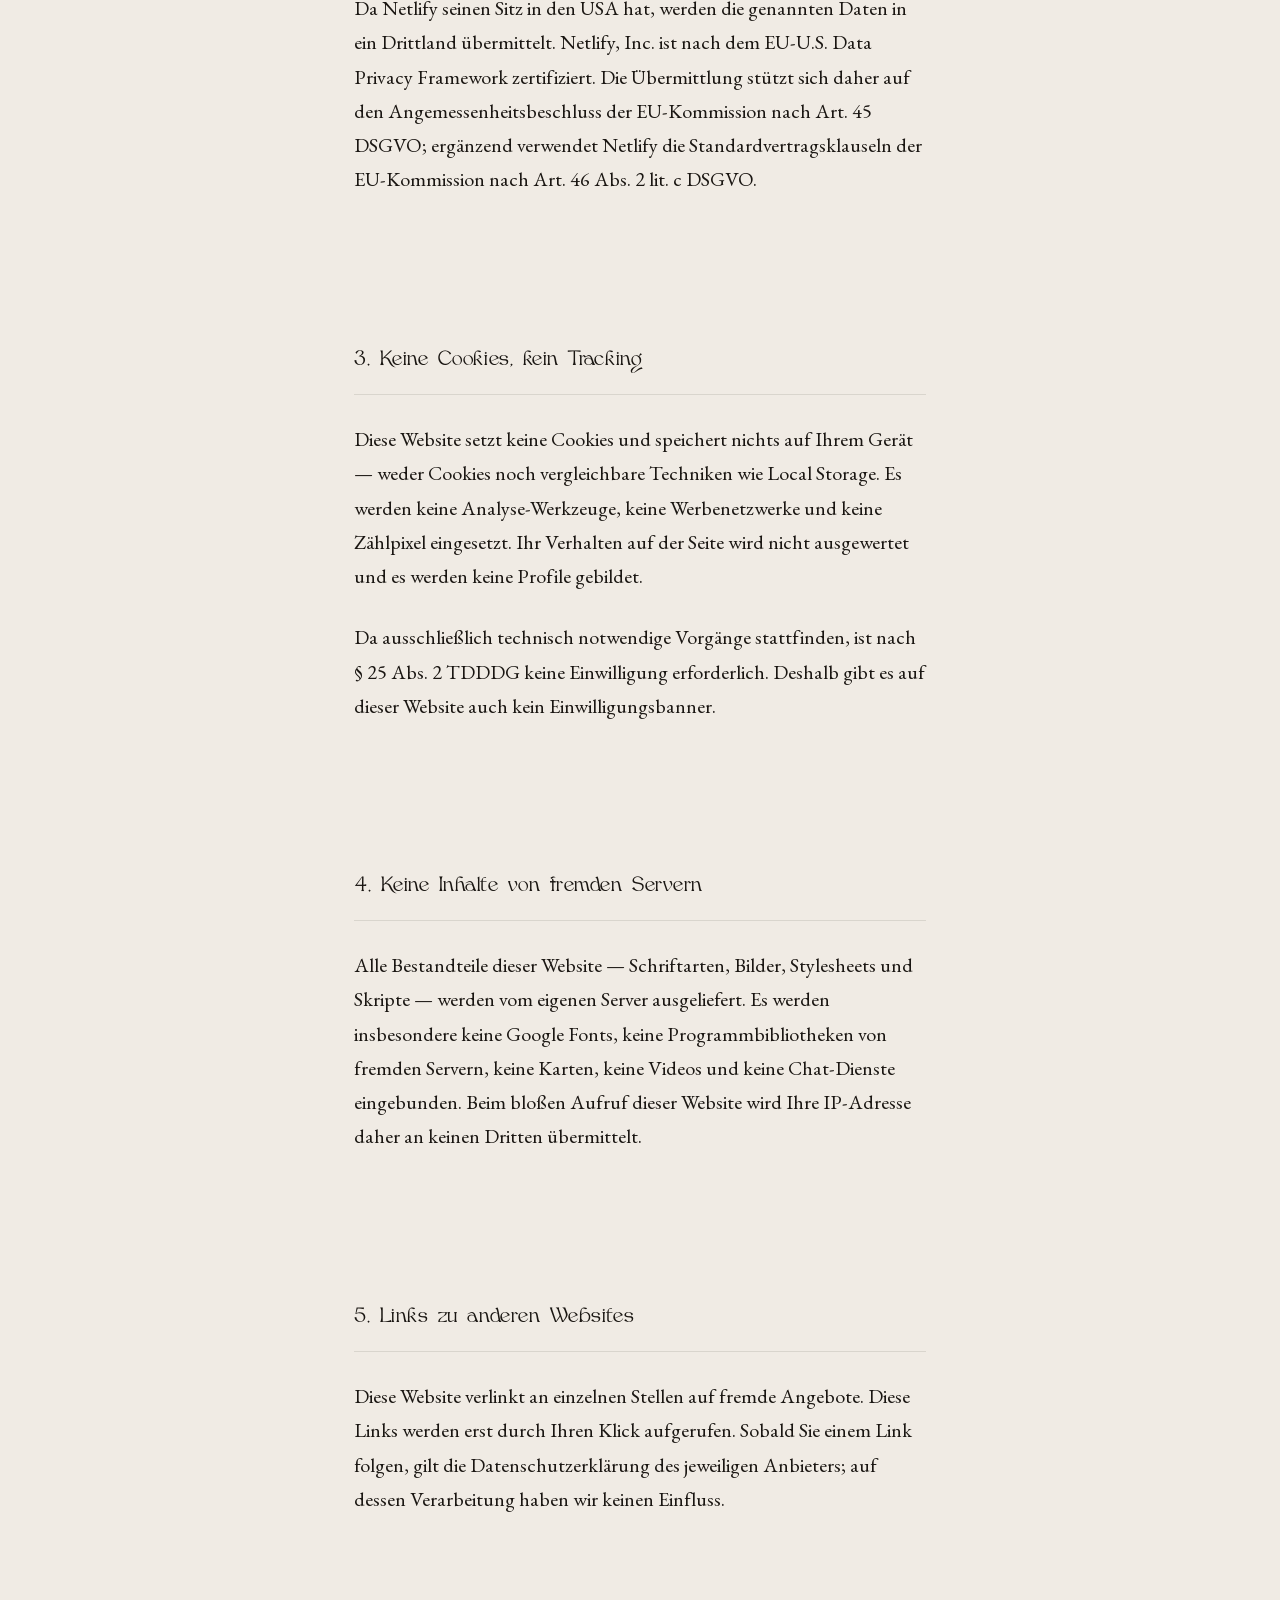
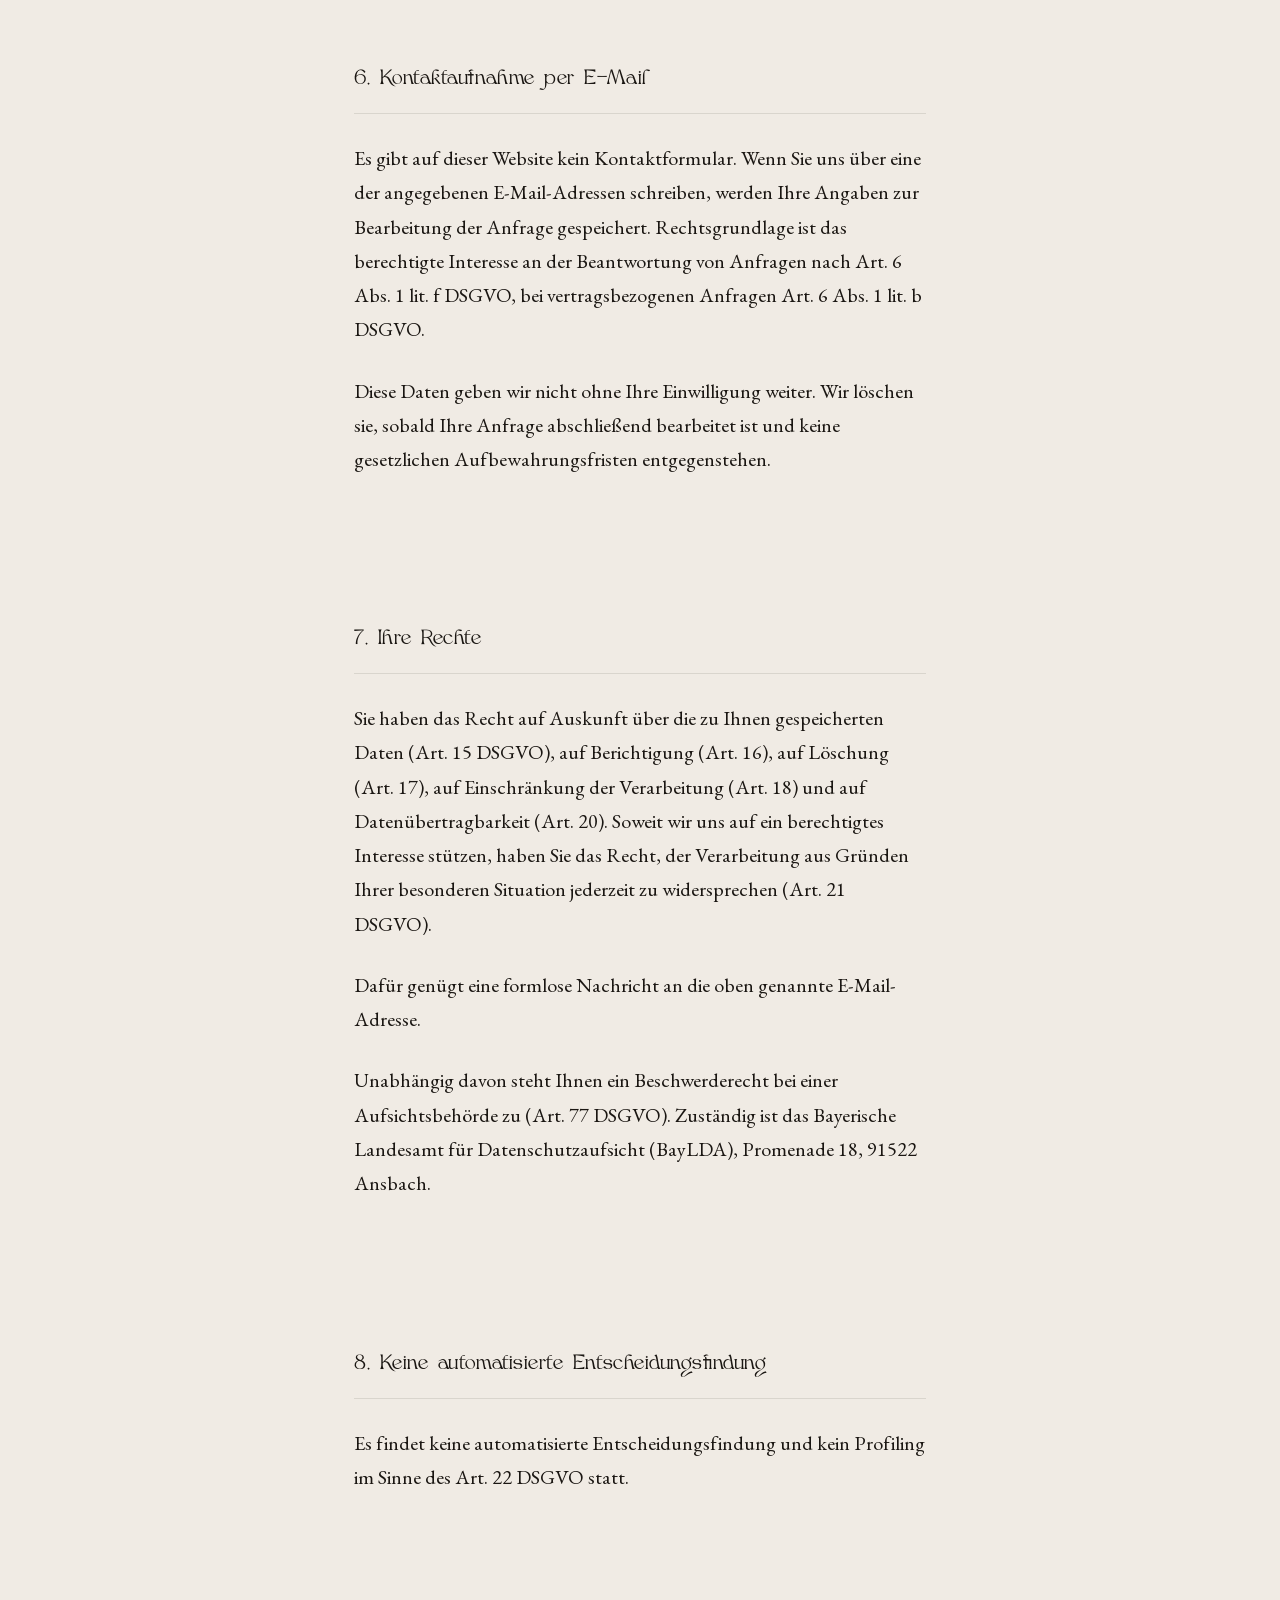
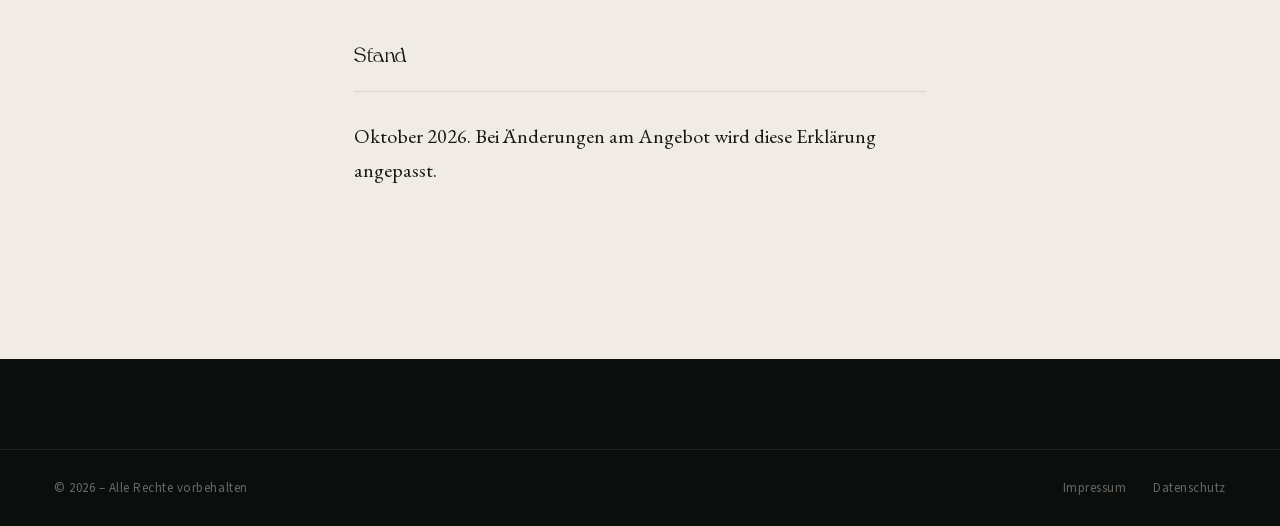
<file: datenschutz.html>
<!DOCTYPE html>
<html lang="de">
<head>
    <meta charset="UTF-8">
    <meta name="viewport" content="width=device-width, initial-scale=1.0">
    <title>Datenschutzerklärung – Hexenwerk</title>
    <meta name="description" content="Datenschutzerklärung der Forschungs- und Essayplattform Hexenwerk.">
    <meta name="robots" content="noindex">
    <link rel="icon" type="image/png" sizes="32x32" href="assets/images/brand/hexenwerk-logo-32.png">
    <link rel="icon" type="image/png" sizes="180x180" href="assets/images/brand/hexenwerk-logo-180.png">
    <link rel="apple-touch-icon" href="assets/images/brand/hexenwerk-logo-180.png">
    <link rel="stylesheet" href="assets/fonts/google/fonts.css?v=20261001e">
    <link rel="stylesheet" href="styles.css?v=20261001e">
</head>
<body>

    <a href="#legal-content" class="skip-link">Zum Inhalt springen</a>

    <nav class="site-nav site-nav--essay" aria-label="Hauptnavigation">
        <a href="index.html" class="nav-logo" aria-label="Hexenwerk — Startseite">
            <img src="assets/images/brand/hexenwerk-logo.png" alt="Hexenwerk" class="nav-logo-img">
        </a>
        <button class="nav-toggle" aria-expanded="false" aria-controls="navLinks" aria-label="Menü öffnen">
            <span class="nav-toggle-bar"></span>
            <span class="nav-toggle-bar"></span>
            <span class="nav-toggle-bar"></span>
        </button>
        <div class="nav-links" id="navLinks">
            <a href="index.html#titelgeschichten">Titelgeschichten</a>
            <a href="index.html#zwischentoene">Zwischentöne</a>
            <a href="index.html#fundstuecke">Fundstücke</a>
            <a href="projekt.html">Projekt</a>
            <a href="ueber.html">Über</a>
            <a href="https://www.mikamariamausshammer.com/musik/" class="nav-external" target="_blank" rel="noopener">Musikprojekt<span aria-hidden="true"> ↗</span></a>
        </div>
    </nav>

    <header class="legal-hero">
        <div class="legal-hero-inner">
            <h1 class="legal-title">Datenschutzerklärung</h1>
        </div>
    </header>

    <article class="projekt-body" id="legal-content">

        <section class="projekt-section reveal">
            <h2 class="projekt-heading">1. Verantwortliche Stelle</h2>
            <p>
                Verantwortlich für die Datenverarbeitung auf dieser Website ist:
            </p>
            <p>
                Mika Maria Schöberl<br>
                Grasmückenweg 7b<br>
                80937 München<br>
                Deutschland<br>
                E-Mail: <a href="mailto:funkenfangen@mikaschoeberl.de" class="legal-link">funkenfangen@mikaschoeberl.de</a>
            </p>
        </section>

        <section class="projekt-section reveal">
            <h2 class="projekt-heading">2. Hosting und Server-Protokolle</h2>
            <p>
                Diese Website wird bereitgestellt durch Netlify, Inc., 101 2nd Street,
                San Francisco, CA 94105, USA. Beim Aufruf einer Seite erfasst der Server
                automatisch technische Daten, die Ihr Browser übermittelt: IP-Adresse, Datum und
                Uhrzeit des Zugriffs, aufgerufene Adresse, übertragene Datenmenge, Browsertyp und
                Betriebssystem.
            </p>
            <p>
                Diese Verarbeitung ist technisch notwendig, um die Website überhaupt ausliefern und
                ihren Betrieb absichern zu können. Rechtsgrundlage ist das berechtigte Interesse an
                einem sicheren und störungsfreien Betrieb nach Art. 6 Abs. 1 lit. f DSGVO. Die Daten
                werden nicht mit anderen Datenquellen zusammengeführt und nicht zur Auswertung des
                Nutzerverhaltens verwendet. Auf die Speicherdauer dieser Protokolle haben wir keinen
                Einfluss; sie richtet sich nach den Vorgaben von Netlify. Eine Auswertung dieser
                Daten durch uns findet nicht statt.
            </p>
            <p>
                Mit Netlify besteht ein Vertrag zur Auftragsverarbeitung nach Art. 28 DSGVO; dieser
                ist Bestandteil der Nutzungsbedingungen von Netlify. Da Netlify seinen Sitz in den
                USA hat, werden die genannten Daten in ein Drittland übermittelt. Netlify, Inc. ist
                nach dem EU-U.S. Data Privacy Framework zertifiziert. Die Übermittlung stützt sich
                daher auf den Angemessenheitsbeschluss der EU-Kommission nach Art. 45 DSGVO;
                ergänzend verwendet Netlify die Standardvertragsklauseln der EU-Kommission nach
                Art. 46 Abs. 2 lit. c DSGVO.
            </p>
        </section>

        <section class="projekt-section reveal">
            <h2 class="projekt-heading">3. Keine Cookies, kein Tracking</h2>
            <p>
                Diese Website setzt keine Cookies und speichert nichts auf Ihrem Gerät — weder
                Cookies noch vergleichbare Techniken wie Local Storage. Es werden keine
                Analyse-Werkzeuge, keine Werbenetzwerke und keine Zählpixel eingesetzt. Ihr Verhalten
                auf der Seite wird nicht ausgewertet und es werden keine Profile gebildet.
            </p>
            <p>
                Da ausschließlich technisch notwendige Vorgänge stattfinden, ist nach § 25 Abs. 2
                TDDDG keine Einwilligung erforderlich. Deshalb gibt es auf dieser Website auch kein
                Einwilligungsbanner.
            </p>
        </section>

        <section class="projekt-section reveal">
            <h2 class="projekt-heading">4. Keine Inhalte von fremden Servern</h2>
            <p>
                Alle Bestandteile dieser Website — Schriftarten, Bilder, Stylesheets und Skripte —
                werden vom eigenen Server ausgeliefert. Es werden insbesondere keine Google Fonts,
                keine Programmbibliotheken von fremden Servern, keine Karten, keine Videos und keine
                Chat-Dienste eingebunden. Beim bloßen Aufruf dieser Website wird Ihre IP-Adresse
                daher an keinen Dritten übermittelt.
            </p>
        </section>

        <section class="projekt-section reveal">
            <h2 class="projekt-heading">5. Links zu anderen Websites</h2>
            <p>
                Diese Website verlinkt an einzelnen Stellen auf fremde Angebote. Diese Links werden
                erst durch Ihren Klick aufgerufen. Sobald Sie einem Link folgen, gilt die
                Datenschutzerklärung des jeweiligen Anbieters; auf dessen Verarbeitung haben wir
                keinen Einfluss.
            </p>
        </section>

        <section class="projekt-section reveal">
            <h2 class="projekt-heading">6. Kontaktaufnahme per E-Mail</h2>
            <p>
                Es gibt auf dieser Website kein Kontaktformular. Wenn Sie uns über eine der
                angegebenen E-Mail-Adressen schreiben, werden Ihre Angaben zur Bearbeitung der
                Anfrage gespeichert. Rechtsgrundlage ist das berechtigte Interesse an der Beantwortung
                von Anfragen nach Art. 6 Abs. 1 lit. f DSGVO, bei vertragsbezogenen Anfragen
                Art. 6 Abs. 1 lit. b DSGVO.
            </p>
            <p>
                Diese Daten geben wir nicht ohne Ihre Einwilligung weiter. Wir löschen sie, sobald
                Ihre Anfrage abschließend bearbeitet ist und keine gesetzlichen Aufbewahrungsfristen
                entgegenstehen.
            </p>
        </section>

        <section class="projekt-section reveal">
            <h2 class="projekt-heading">7. Ihre Rechte</h2>
            <p>
                Sie haben das Recht auf Auskunft über die zu Ihnen gespeicherten Daten (Art. 15
                DSGVO), auf Berichtigung (Art. 16), auf Löschung (Art. 17), auf Einschränkung der
                Verarbeitung (Art. 18) und auf Datenübertragbarkeit (Art. 20). Soweit wir uns auf ein
                berechtigtes Interesse stützen, haben Sie das Recht, der Verarbeitung aus Gründen
                Ihrer besonderen Situation jederzeit zu widersprechen (Art. 21 DSGVO).
            </p>
            <p>
                Dafür genügt eine formlose Nachricht an die oben genannte E-Mail-Adresse.
            </p>
            <p>
                Unabhängig davon steht Ihnen ein Beschwerderecht bei einer Aufsichtsbehörde zu
                (Art. 77 DSGVO). Zuständig ist das Bayerische Landesamt für Datenschutzaufsicht
                (BayLDA), Promenade 18, 91522 Ansbach.
            </p>
        </section>

        <section class="projekt-section reveal">
            <h2 class="projekt-heading">8. Keine automatisierte Entscheidungsfindung</h2>
            <p>
                Es findet keine automatisierte Entscheidungsfindung und kein Profiling im Sinne des
                Art. 22 DSGVO statt.
            </p>
        </section>

        <section class="projekt-section reveal">
            <h2 class="projekt-heading">Stand</h2>
            <p>
                Oktober 2026. Bei Änderungen am Angebot wird diese Erklärung angepasst.
            </p>
        </section>

    </article>

    <footer class="site-footer">
        <div class="footer-bottom-inner">
            <p>&copy; 2026 – Alle Rechte vorbehalten</p>
            <div class="footer-legal-links">
                <a href="impressum.html">Impressum</a>
                <a href="datenschutz.html">Datenschutz</a>
            </div>
        </div>
    </footer>

    <script src="main.js?v=20261001e"></script>
</body>
</html>
</file>
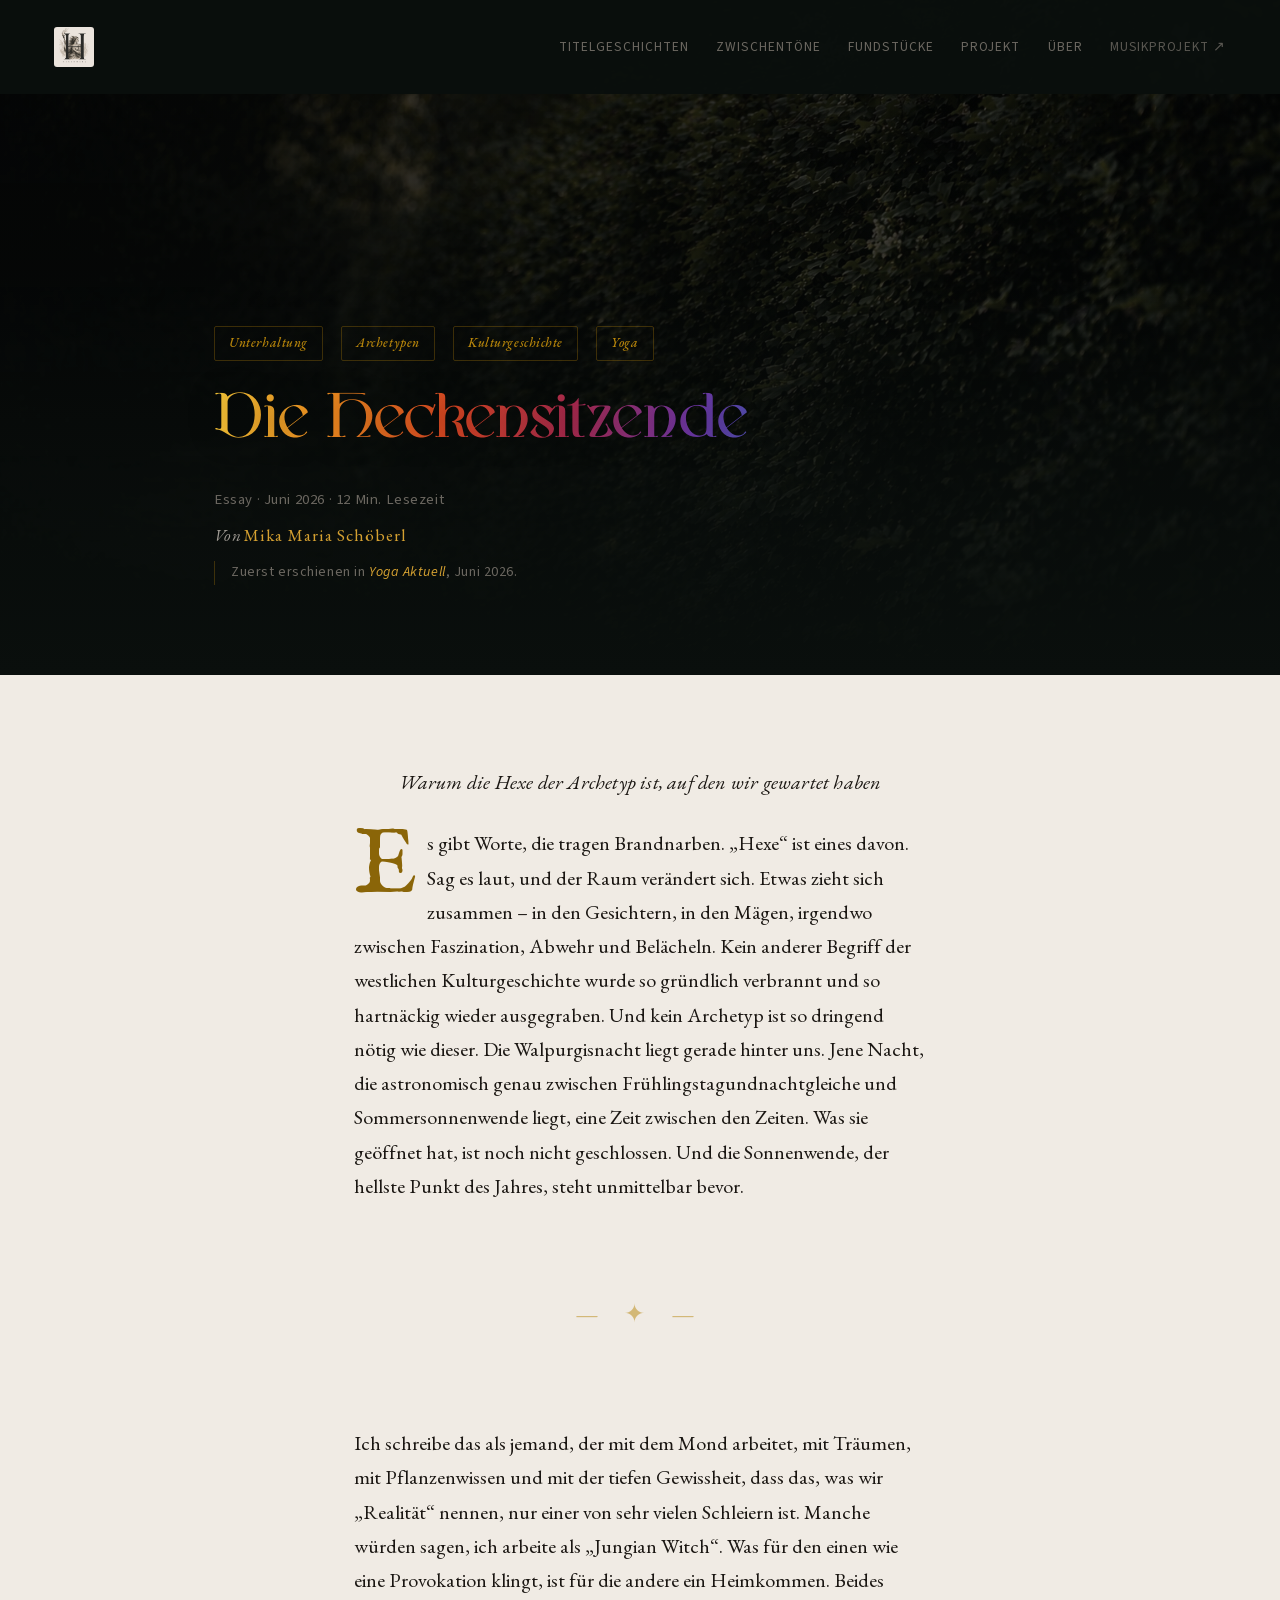
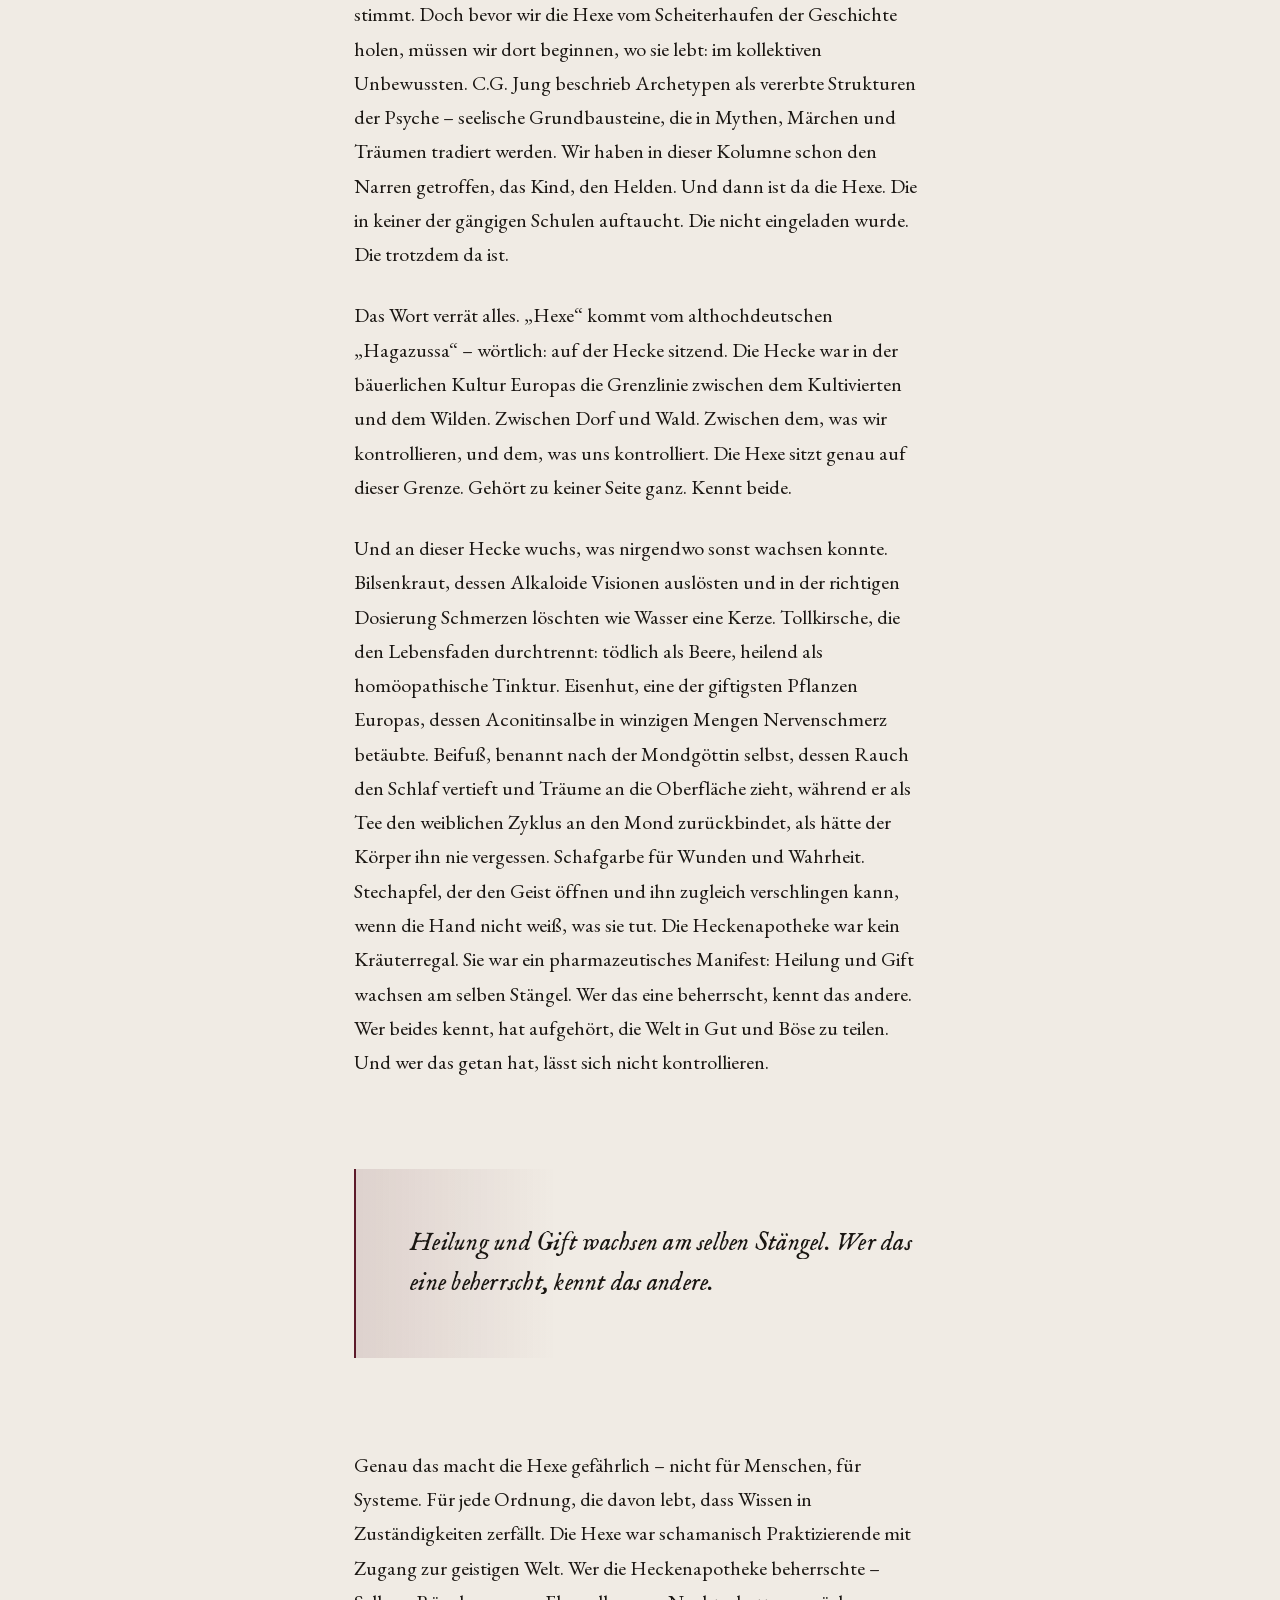
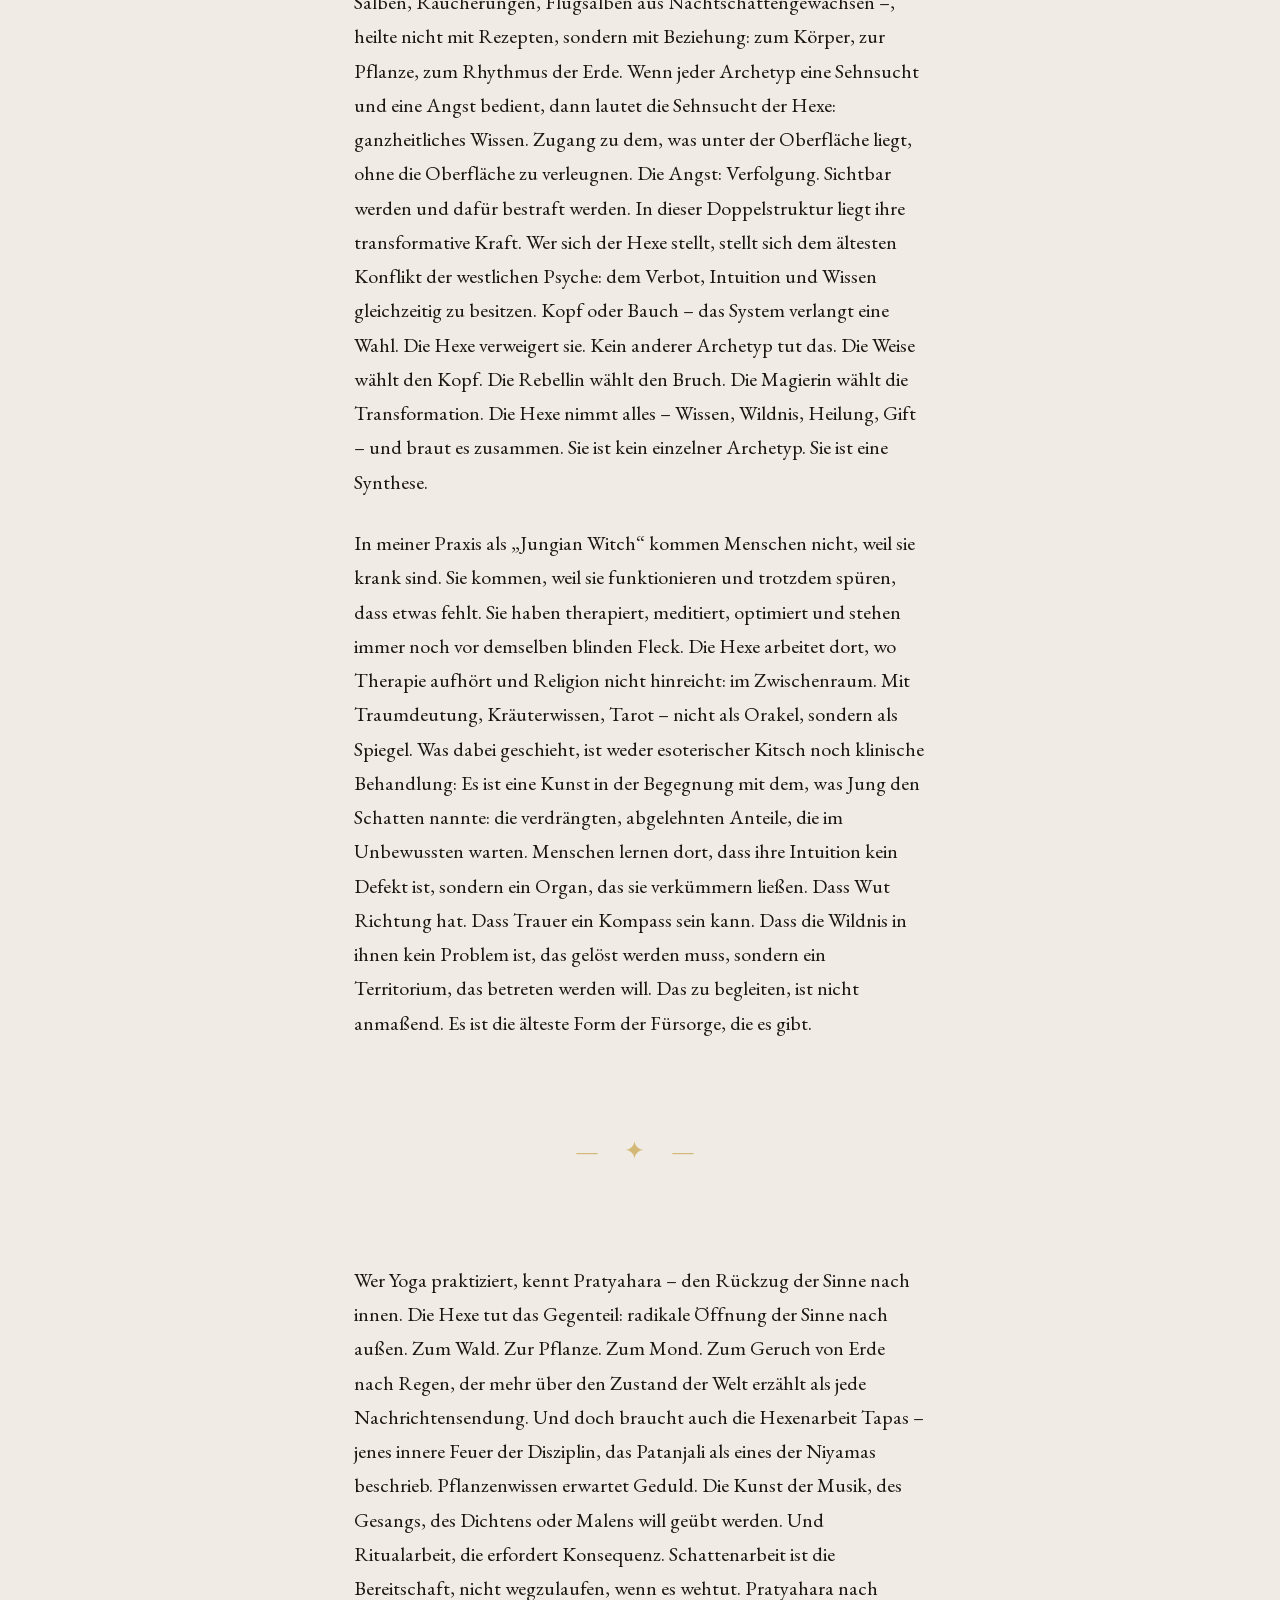
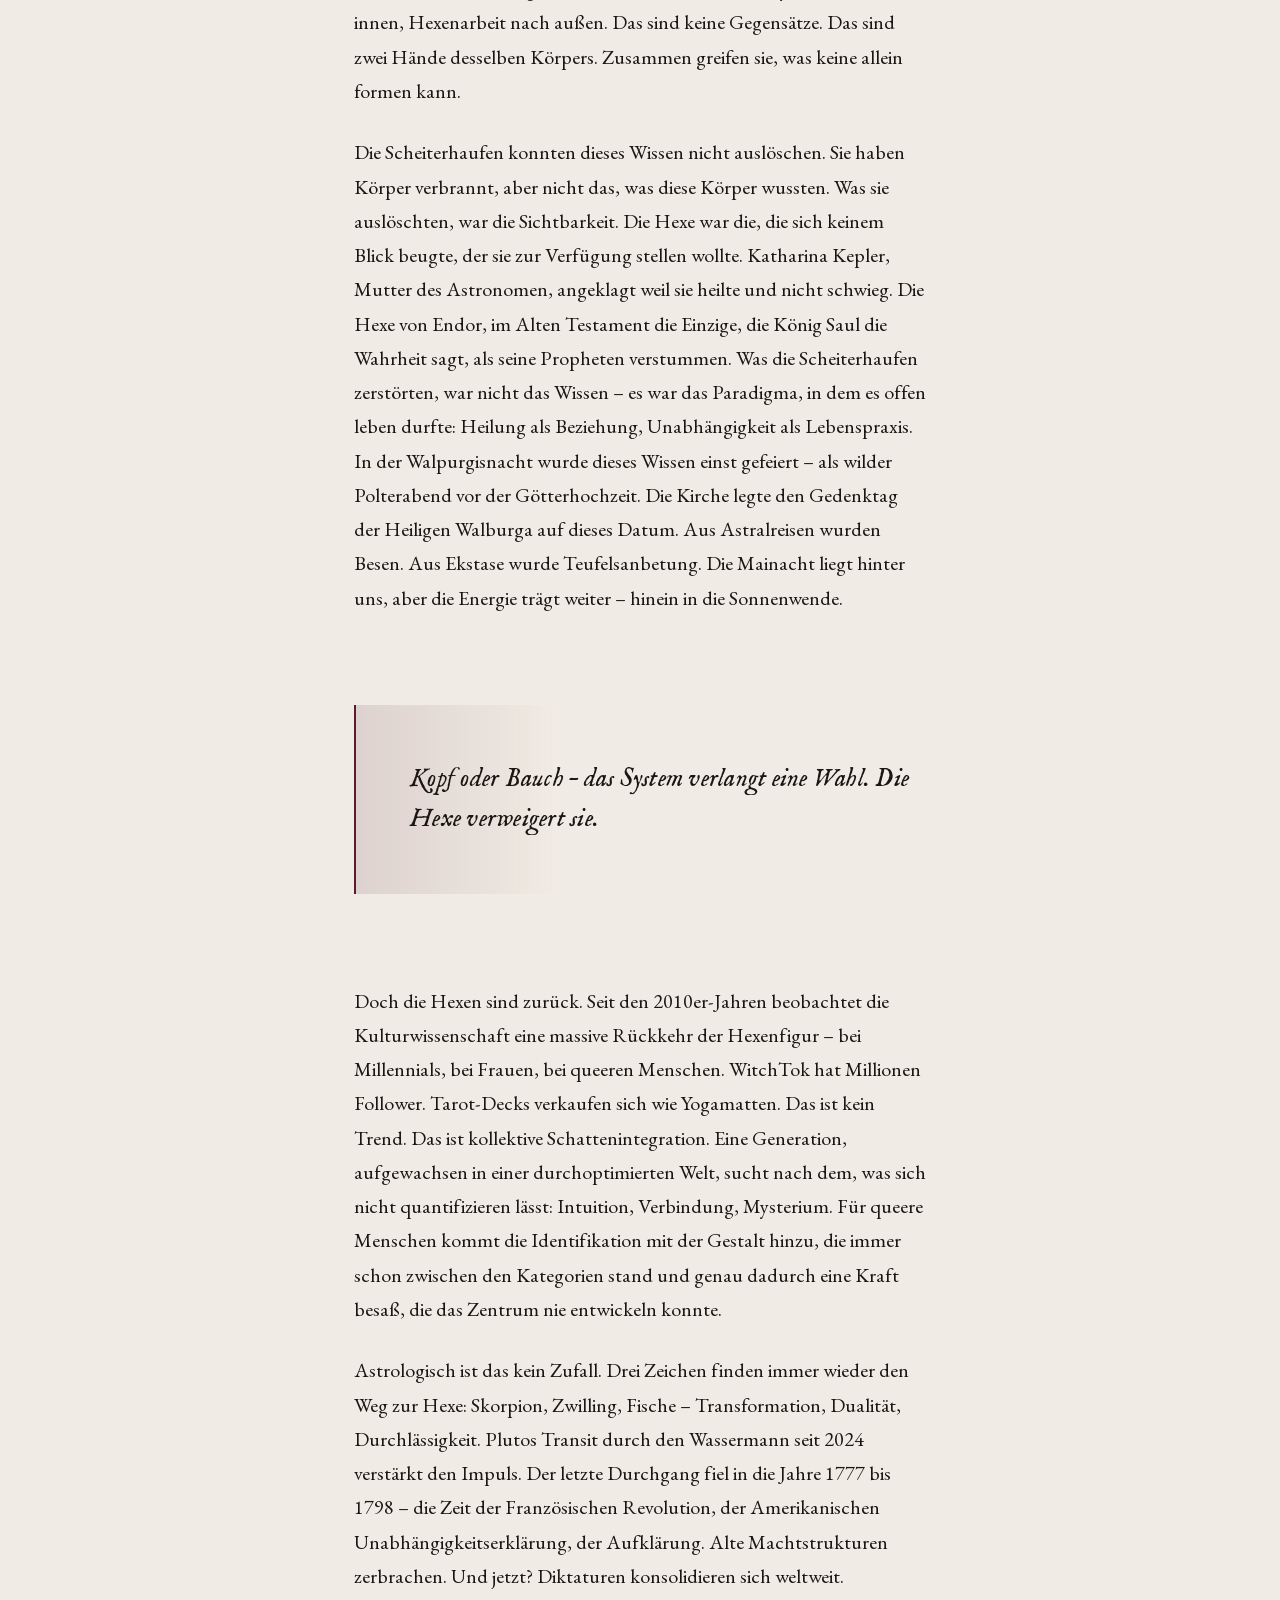
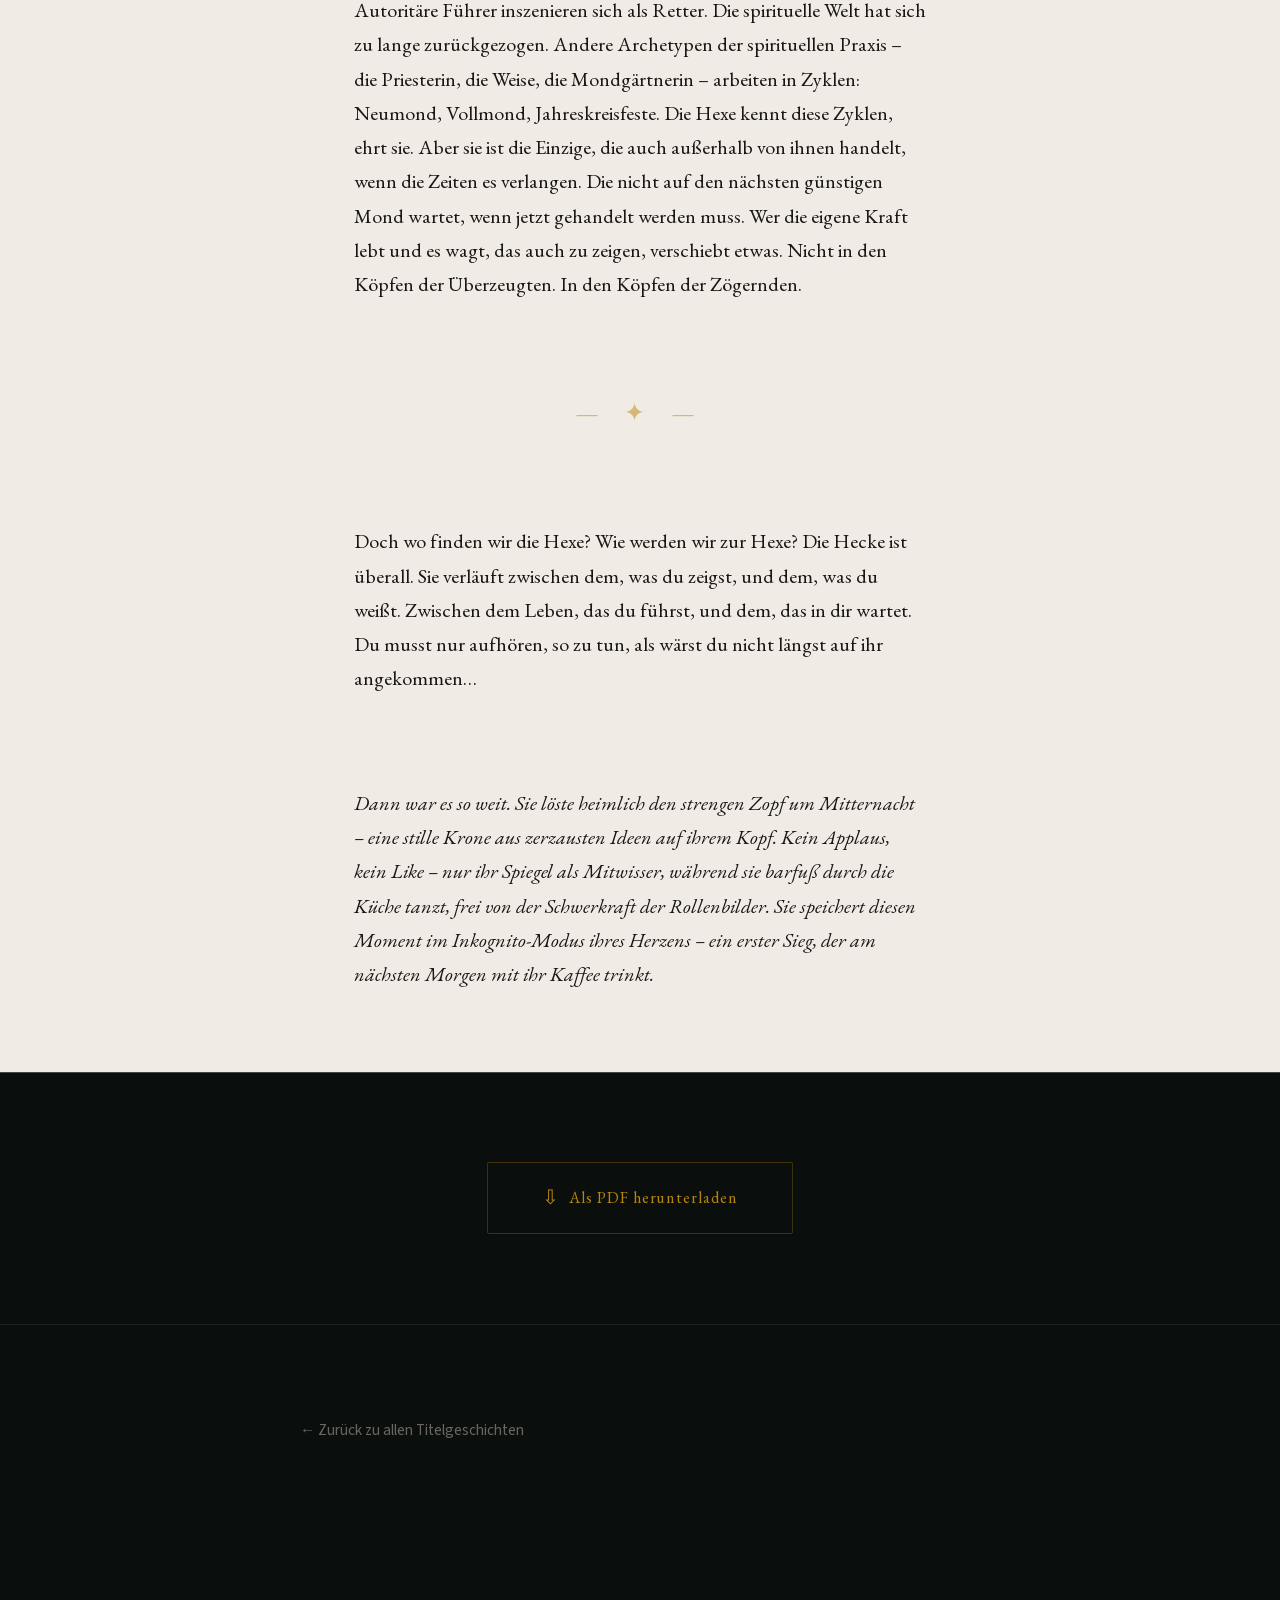
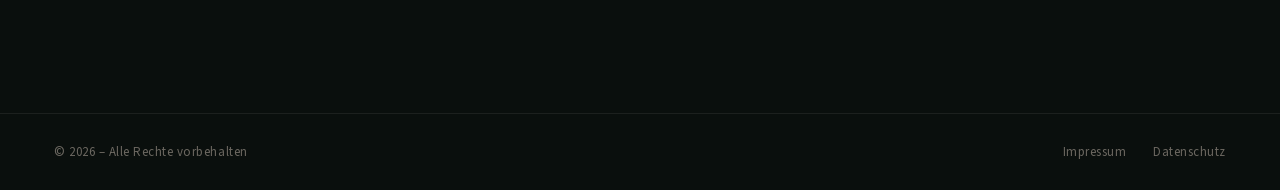
<file: die-heckensitzende.html>
<!DOCTYPE html>
<html lang="de">
<head>
    <meta charset="UTF-8">
    <meta name="viewport" content="width=device-width, initial-scale=1.0">
    <title>Die Heckensitzende – Hexenwerk</title>
    <meta name="description" content="Warum die Hexe der Archetyp ist, auf den wir gewartet haben. Ein Essay von Mika Maria Schöberl.">

    <!-- Open Graph -->
    <meta property="og:title" content="Die Heckensitzende – Hexenwerk">
    <meta property="og:description" content="Warum die Hexe der Archetyp ist, auf den wir gewartet haben.">
    <meta property="og:type" content="article">
    <meta name="twitter:card" content="summary_large_image">

    <link rel="icon" type="image/png" sizes="32x32" href="assets/images/brand/hexenwerk-logo-32.png">
    <link rel="icon" type="image/png" sizes="180x180" href="assets/images/brand/hexenwerk-logo-180.png">
    <link rel="apple-touch-icon" href="assets/images/brand/hexenwerk-logo-180.png">
    <link rel="stylesheet" href="assets/fonts/google/fonts.css?v=20261001e">
    <link rel="stylesheet" href="styles.css?v=20261001e">
</head>
<body>

    <a href="#essay-content" class="skip-link">Zum Inhalt springen</a>

    <div class="print-masthead" aria-hidden="true">
        <img src="assets/images/brand/hexenwerk-logo.png" alt="" class="print-masthead-logo">
        <span class="print-masthead-project">Forschungsprojekt Hexenwerk</span>
        <span class="print-masthead-url">mikaschoeberl.com</span>
    </div>

    <nav class="site-nav site-nav--essay" aria-label="Hauptnavigation">
        <a href="index.html" class="nav-logo" aria-label="Hexenwerk — Startseite">
            <img src="assets/images/brand/hexenwerk-logo.png" alt="Hexenwerk" class="nav-logo-img">
        </a>
        <button class="nav-toggle" aria-expanded="false" aria-controls="navLinks" aria-label="Menü öffnen">
            <span class="nav-toggle-bar"></span>
            <span class="nav-toggle-bar"></span>
            <span class="nav-toggle-bar"></span>
        </button>
        <div class="nav-links" id="navLinks">
            <a href="index.html#titelgeschichten">Titelgeschichten</a>
            <a href="index.html#zwischentoene">Zwischentöne</a>
            <a href="index.html#fundstuecke">Fundstücke</a>
            <a href="projekt.html">Projekt</a>
            <a href="ueber.html">Über</a>
            <a href="https://www.mikamariamausshammer.com/musik/" class="nav-external" target="_blank" rel="noopener">Musikprojekt<span aria-hidden="true"> ↗</span></a>
        </div>
    </nav>

    <header class="essay-hero">
        <div class="essay-hero-image" id="essayHeroBg">
            <img
                src="assets/images/essays/essay-00-heckensitzende.jpg"
                alt=""
                class="essay-hero-img"
                role="presentation"
            >
        </div>
        <div class="essay-hero-overlay"></div>
        <div class="essay-hero-content">
            <div class="essay-hero-tags">
                <span class="essay-hero-tag">Unterhaltung</span>
                <span class="essay-hero-tag">Archetypen</span>
                <span class="essay-hero-tag">Kulturgeschichte</span>
                <span class="essay-hero-tag">Yoga</span>
            </div>
            <h1 class="essay-hero-title glass-text">Die Heckensitzende</h1>
            <p class="essay-hero-meta">Essay · Juni 2026 · 12&nbsp;Min. Lesezeit</p>
            <p class="essay-hero-byline">Von <span>Mika Maria Schöberl</span></p>
            <p class="essay-hero-credit">Zuerst erschienen in <em>Yoga&nbsp;Aktuell</em>, Juni&nbsp;2026.</p>
        </div>
    </header>

    <article class="essay-body" id="essay-content">

        <p class="essay-subtitle-line"><em>Warum die Hexe der Archetyp ist, auf den wir gewartet haben</em></p>

        <p class="essay-lead">
            Es gibt Worte, die tragen Brandnarben. &bdquo;Hexe&ldquo; ist eines davon. Sag es laut, und der Raum verändert sich. Etwas zieht sich zusammen &ndash; in den Gesichtern, in den Mägen, irgendwo zwischen Faszination, Abwehr und Belächeln. Kein anderer Begriff der westlichen Kulturgeschichte wurde so gründlich verbrannt und so hartnäckig wieder ausgegraben. Und kein Archetyp ist so dringend nötig wie dieser. Die Walpurgisnacht liegt gerade hinter uns. Jene Nacht, die astronomisch genau zwischen Frühlingstagundnachtgleiche und Sommersonnenwende liegt, eine Zeit zwischen den Zeiten. Was sie geöffnet hat, ist noch nicht geschlossen. Und die Sonnenwende, der hellste Punkt des Jahres, steht unmittelbar bevor.
        </p>

        <div class="essay-separator"></div>

        <p>
            Ich schreibe das als jemand, der mit dem Mond arbeitet, mit Träumen, mit Pflanzenwissen und mit der tiefen Gewissheit, dass das, was wir &bdquo;Realität&ldquo; nennen, nur einer von sehr vielen Schleiern ist. Manche würden sagen, ich arbeite als &bdquo;Jungian Witch&ldquo;. Was für den einen wie eine Provokation klingt, ist für die andere ein Heimkommen. Beides stimmt. Doch bevor wir die Hexe vom Scheiterhaufen der Geschichte holen, müssen wir dort beginnen, wo sie lebt: im kollektiven Unbewussten. C.G. Jung beschrieb Archetypen als vererbte Strukturen der Psyche &ndash; seelische Grundbausteine, die in Mythen, Märchen und Träumen tradiert werden. Wir haben in dieser Kolumne schon den Narren getroffen, das Kind, den Helden. Und dann ist da die Hexe. Die in keiner der gängigen Schulen auftaucht. Die nicht eingeladen wurde. Die trotzdem da ist.
        </p>

        <p>
            Das Wort verrät alles. &bdquo;Hexe&ldquo; kommt vom althochdeutschen &bdquo;Hagazussa&ldquo; &ndash; wörtlich: auf der Hecke sitzend. Die Hecke war in der bäuerlichen Kultur Europas die Grenzlinie zwischen dem Kultivierten und dem Wilden. Zwischen Dorf und Wald. Zwischen dem, was wir kontrollieren, und dem, was uns kontrolliert. Die Hexe sitzt genau auf dieser Grenze. Gehört zu keiner Seite ganz. Kennt beide.
        </p>

        <p>
            Und an dieser Hecke wuchs, was nirgendwo sonst wachsen konnte. Bilsenkraut, dessen Alkaloide Visionen auslösten und in der richtigen Dosierung Schmerzen löschten wie Wasser eine Kerze. Tollkirsche, die den Lebensfaden durchtrennt: tödlich als Beere, heilend als homöopathische Tinktur. Eisenhut, eine der giftigsten Pflanzen Europas, dessen Aconitinsalbe in winzigen Mengen Nervenschmerz betäubte. Beifuß, benannt nach der Mondgöttin selbst, dessen Rauch den Schlaf vertieft und Träume an die Oberfläche zieht, während er als Tee den weiblichen Zyklus an den Mond zurückbindet, als hätte der Körper ihn nie vergessen. Schafgarbe für Wunden und Wahrheit. Stechapfel, der den Geist öffnen und ihn zugleich verschlingen kann, wenn die Hand nicht weiß, was sie tut. Die Heckenapotheke war kein Kräuterregal. Sie war ein pharmazeutisches Manifest: Heilung und Gift wachsen am selben Stängel. Wer das eine beherrscht, kennt das andere. Wer beides kennt, hat aufgehört, die Welt in Gut und Böse zu teilen. Und wer das getan hat, lässt sich nicht kontrollieren.
        </p>

        <blockquote class="essay-pullquote reveal">
            <p>Heilung und Gift wachsen am selben Stängel. Wer das eine beherrscht, kennt das andere.</p>
        </blockquote>

        <p>
            Genau das macht die Hexe gefährlich &ndash; nicht für Menschen, für Systeme. Für jede Ordnung, die davon lebt, dass Wissen in Zuständigkeiten zerfällt. Die Hexe war schamanisch Praktizierende mit Zugang zur geistigen Welt. Wer die Heckenapotheke beherrschte &ndash; Salben, Räucherungen, Flugsalben aus Nachtschattengewächsen &ndash;, heilte nicht mit Rezepten, sondern mit Beziehung: zum Körper, zur Pflanze, zum Rhythmus der Erde. Wenn jeder Archetyp eine Sehnsucht und eine Angst bedient, dann lautet die Sehnsucht der Hexe: ganzheitliches Wissen. Zugang zu dem, was unter der Oberfläche liegt, ohne die Oberfläche zu verleugnen. Die Angst: Verfolgung. Sichtbar werden und dafür bestraft werden. In dieser Doppelstruktur liegt ihre transformative Kraft. Wer sich der Hexe stellt, stellt sich dem ältesten Konflikt der westlichen Psyche: dem Verbot, Intuition und Wissen gleichzeitig zu besitzen. Kopf oder Bauch &ndash; das System verlangt eine Wahl. Die Hexe verweigert sie. Kein anderer Archetyp tut das. Die Weise wählt den Kopf. Die Rebellin wählt den Bruch. Die Magierin wählt die Transformation. Die Hexe nimmt alles &ndash; Wissen, Wildnis, Heilung, Gift &ndash; und braut es zusammen. Sie ist kein einzelner Archetyp. Sie ist eine Synthese.
        </p>

        <p>
            In meiner Praxis als &bdquo;Jungian Witch&ldquo; kommen Menschen nicht, weil sie krank sind. Sie kommen, weil sie funktionieren und trotzdem spüren, dass etwas fehlt. Sie haben therapiert, meditiert, optimiert und stehen immer noch vor demselben blinden Fleck. Die Hexe arbeitet dort, wo Therapie aufhört und Religion nicht hinreicht: im Zwischenraum. Mit Traumdeutung, Kräuterwissen, Tarot &ndash; nicht als Orakel, sondern als Spiegel. Was dabei geschieht, ist weder esoterischer Kitsch noch klinische Behandlung: Es ist eine Kunst in der Begegnung mit dem, was Jung den Schatten nannte: die verdrängten, abgelehnten Anteile, die im Unbewussten warten. Menschen lernen dort, dass ihre Intuition kein Defekt ist, sondern ein Organ, das sie verkümmern ließen. Dass Wut Richtung hat. Dass Trauer ein Kompass sein kann. Dass die Wildnis in ihnen kein Problem ist, das gelöst werden muss, sondern ein Territorium, das betreten werden will. Das zu begleiten, ist nicht anmaßend. Es ist die älteste Form der Fürsorge, die es gibt.
        </p>

        <div class="essay-separator"></div>

        <p>
            Wer Yoga praktiziert, kennt Pratyahara &ndash; den Rückzug der Sinne nach innen. Die Hexe tut das Gegenteil: radikale Öffnung der Sinne nach außen. Zum Wald. Zur Pflanze. Zum Mond. Zum Geruch von Erde nach Regen, der mehr über den Zustand der Welt erzählt als jede Nachrichtensendung. Und doch braucht auch die Hexenarbeit Tapas &ndash; jenes innere Feuer der Disziplin, das Patanjali als eines der Niyamas beschrieb. Pflanzenwissen erwartet Geduld. Die Kunst der Musik, des Gesangs, des Dichtens oder Malens will geübt werden. Und Ritualarbeit, die erfordert Konsequenz. Schattenarbeit ist die Bereitschaft, nicht wegzulaufen, wenn es wehtut. Pratyahara nach innen, Hexenarbeit nach außen. Das sind keine Gegensätze. Das sind zwei Hände desselben Körpers. Zusammen greifen sie, was keine allein formen kann.
        </p>

        <p>
            Die Scheiterhaufen konnten dieses Wissen nicht auslöschen. Sie haben Körper verbrannt, aber nicht das, was diese Körper wussten. Was sie auslöschten, war die Sichtbarkeit. Die Hexe war die, die sich keinem Blick beugte, der sie zur Verfügung stellen wollte. Katharina Kepler, Mutter des Astronomen, angeklagt weil sie heilte und nicht schwieg. Die Hexe von Endor, im Alten Testament die Einzige, die König Saul die Wahrheit sagt, als seine Propheten verstummen. Was die Scheiterhaufen zerstörten, war nicht das Wissen &ndash; es war das Paradigma, in dem es offen leben durfte: Heilung als Beziehung, Unabhängigkeit als Lebenspraxis. In der Walpurgisnacht wurde dieses Wissen einst gefeiert &ndash; als wilder Polterabend vor der Götterhochzeit. Die Kirche legte den Gedenktag der Heiligen Walburga auf dieses Datum. Aus Astralreisen wurden Besen. Aus Ekstase wurde Teufelsanbetung. Die Mainacht liegt hinter uns, aber die Energie trägt weiter &ndash; hinein in die Sonnenwende.
        </p>

        <blockquote class="essay-pullquote reveal">
            <p>Kopf oder Bauch &ndash; das System verlangt eine Wahl. Die Hexe verweigert sie.</p>
        </blockquote>

        <p>
            Doch die Hexen sind zurück. Seit den 2010er-Jahren beobachtet die Kulturwissenschaft eine massive Rückkehr der Hexenfigur &ndash; bei Millennials, bei Frauen, bei queeren Menschen. WitchTok hat Millionen Follower. Tarot-Decks verkaufen sich wie Yogamatten. Das ist kein Trend. Das ist kollektive Schattenintegration. Eine Generation, aufgewachsen in einer durchoptimierten Welt, sucht nach dem, was sich nicht quantifizieren lässt: Intuition, Verbindung, Mysterium. Für queere Menschen kommt die Identifikation mit der Gestalt hinzu, die immer schon zwischen den Kategorien stand und genau dadurch eine Kraft besaß, die das Zentrum nie entwickeln konnte.
        </p>

        <p>
            Astrologisch ist das kein Zufall. Drei Zeichen finden immer wieder den Weg zur Hexe: Skorpion, Zwilling, Fische &ndash; Transformation, Dualität, Durchlässigkeit. Plutos Transit durch den Wassermann seit 2024 verstärkt den Impuls. Der letzte Durchgang fiel in die Jahre 1777 bis 1798 &ndash; die Zeit der Französischen Revolution, der Amerikanischen Unabhängigkeitserklärung, der Aufklärung. Alte Machtstrukturen zerbrachen. Und jetzt? Diktaturen konsolidieren sich weltweit. Autoritäre Führer inszenieren sich als Retter. Die spirituelle Welt hat sich zu lange zurückgezogen. Andere Archetypen der spirituellen Praxis &ndash; die Priesterin, die Weise, die Mondgärtnerin &ndash; arbeiten in Zyklen: Neumond, Vollmond, Jahreskreisfeste. Die Hexe kennt diese Zyklen, ehrt sie. Aber sie ist die Einzige, die auch außerhalb von ihnen handelt, wenn die Zeiten es verlangen. Die nicht auf den nächsten günstigen Mond wartet, wenn jetzt gehandelt werden muss. Wer die eigene Kraft lebt und es wagt, das auch zu zeigen, verschiebt etwas. Nicht in den Köpfen der Überzeugten. In den Köpfen der Zögernden.
        </p>

        <div class="essay-separator"></div>

        <p>
            Doch wo finden wir die Hexe? Wie werden wir zur Hexe? Die Hecke ist überall. Sie verläuft zwischen dem, was du zeigst, und dem, was du weißt. Zwischen dem Leben, das du führst, und dem, das in dir wartet. Du musst nur aufhören, so zu tun, als wärst du nicht längst auf ihr angekommen&hellip;
        </p>

        <p class="essay-closing">
            <em>Dann war es so weit. Sie löste heimlich den strengen Zopf um Mitternacht &ndash; eine stille Krone aus zerzausten Ideen auf ihrem Kopf. Kein Applaus, kein Like &ndash; nur ihr Spiegel als Mitwisser, während sie barfuß durch die Küche tanzt, frei von der Schwerkraft der Rollenbilder. Sie speichert diesen Moment im Inkognito-Modus ihres Herzens &ndash; ein erster Sieg, der am nächsten Morgen mit ihr Kaffee trinkt.</em>
        </p>

    </article>

    <div class="essay-download">
        <a href="#" class="essay-download-link" onclick="window.print(); return false;">
            <span class="essay-download-icon">&#8681;</span>
            Als PDF herunterladen
        </a>
    </div>

    <footer class="essay-footer">
        <div class="essay-footer-inner">
            <div class="essay-footer-nav">
                <a href="index.html#titelgeschichten" class="essay-back-link">← Zurück zu allen Titelgeschichten</a>
            </div>
        </div>
    </footer>

    <footer class="site-footer">
        <div class="footer-bottom-inner">
            <p>&copy; 2026 – Alle Rechte vorbehalten</p>
            <div class="footer-legal-links">
                <a href="impressum.html">Impressum</a>
                <a href="datenschutz.html">Datenschutz</a>
            </div>
        </div>
    </footer>

    <script src="main.js?v=20261001e"></script>
</body>
</html>
</file>
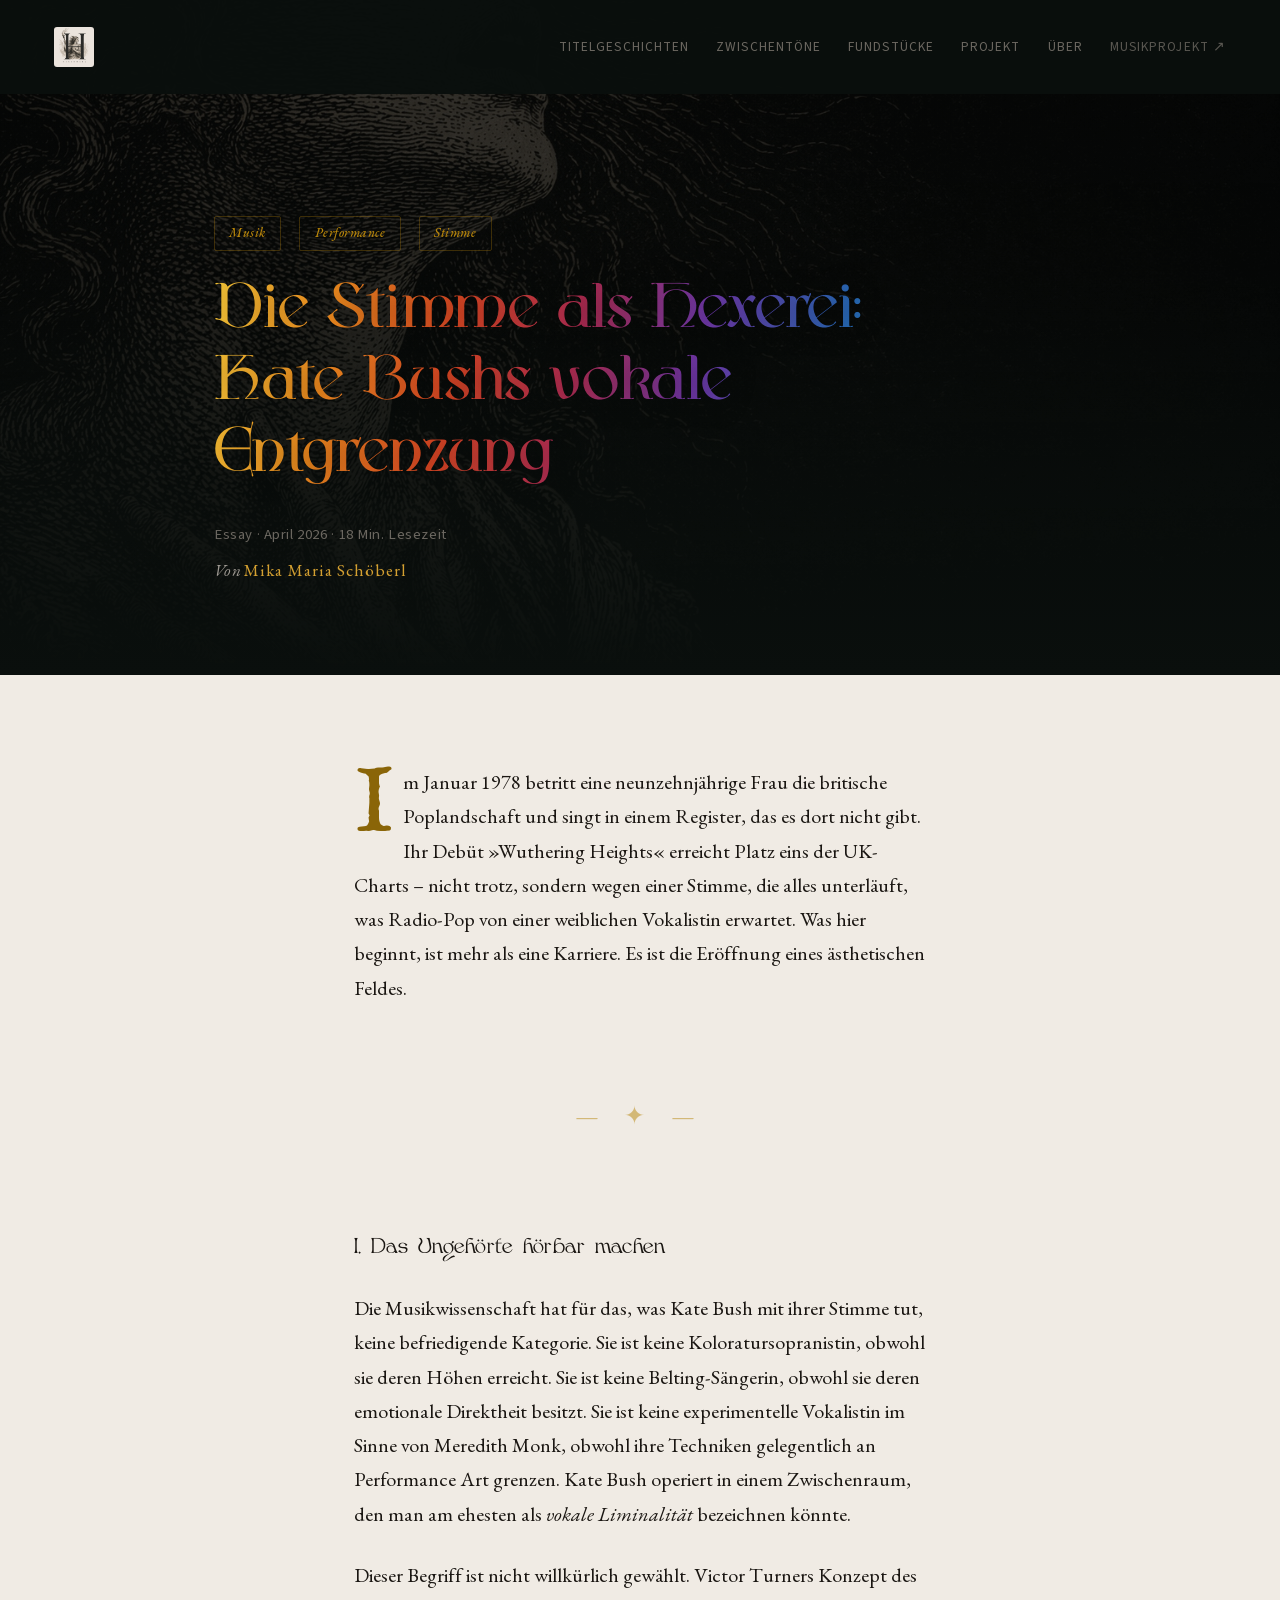
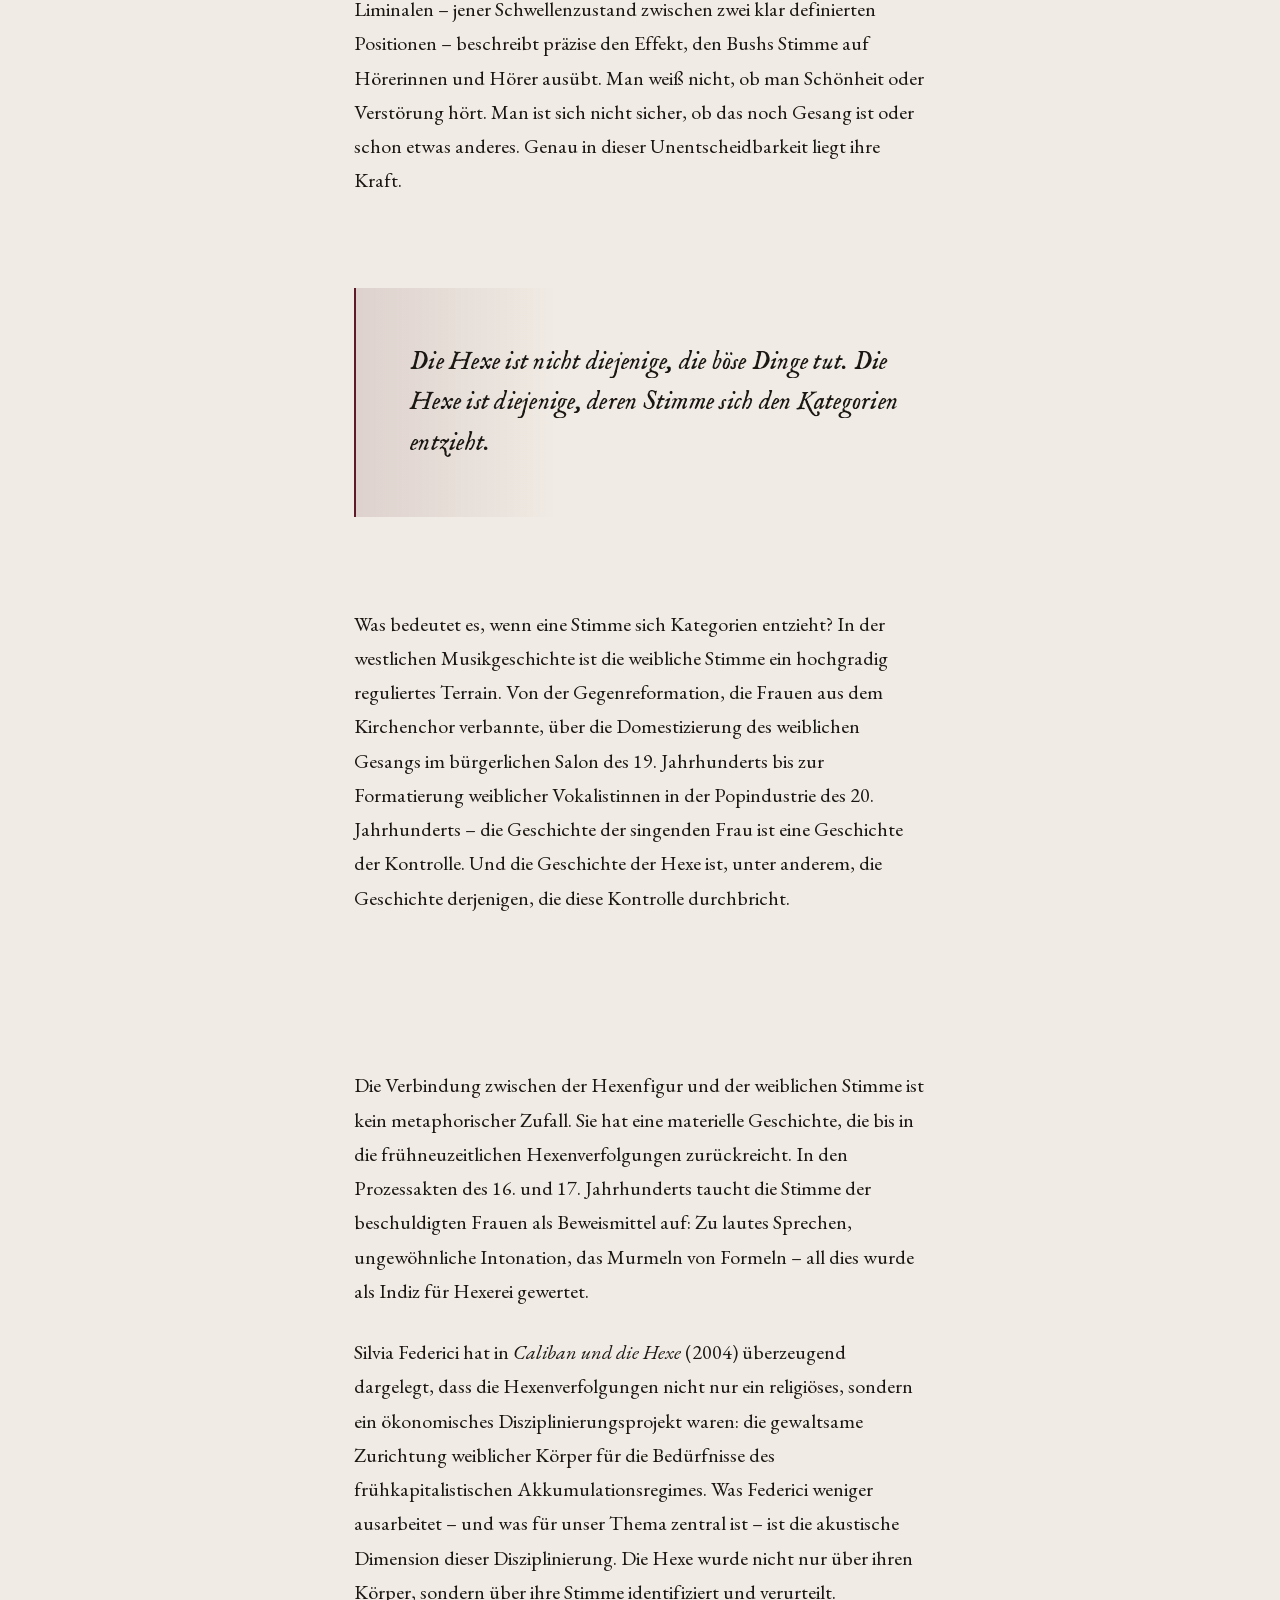
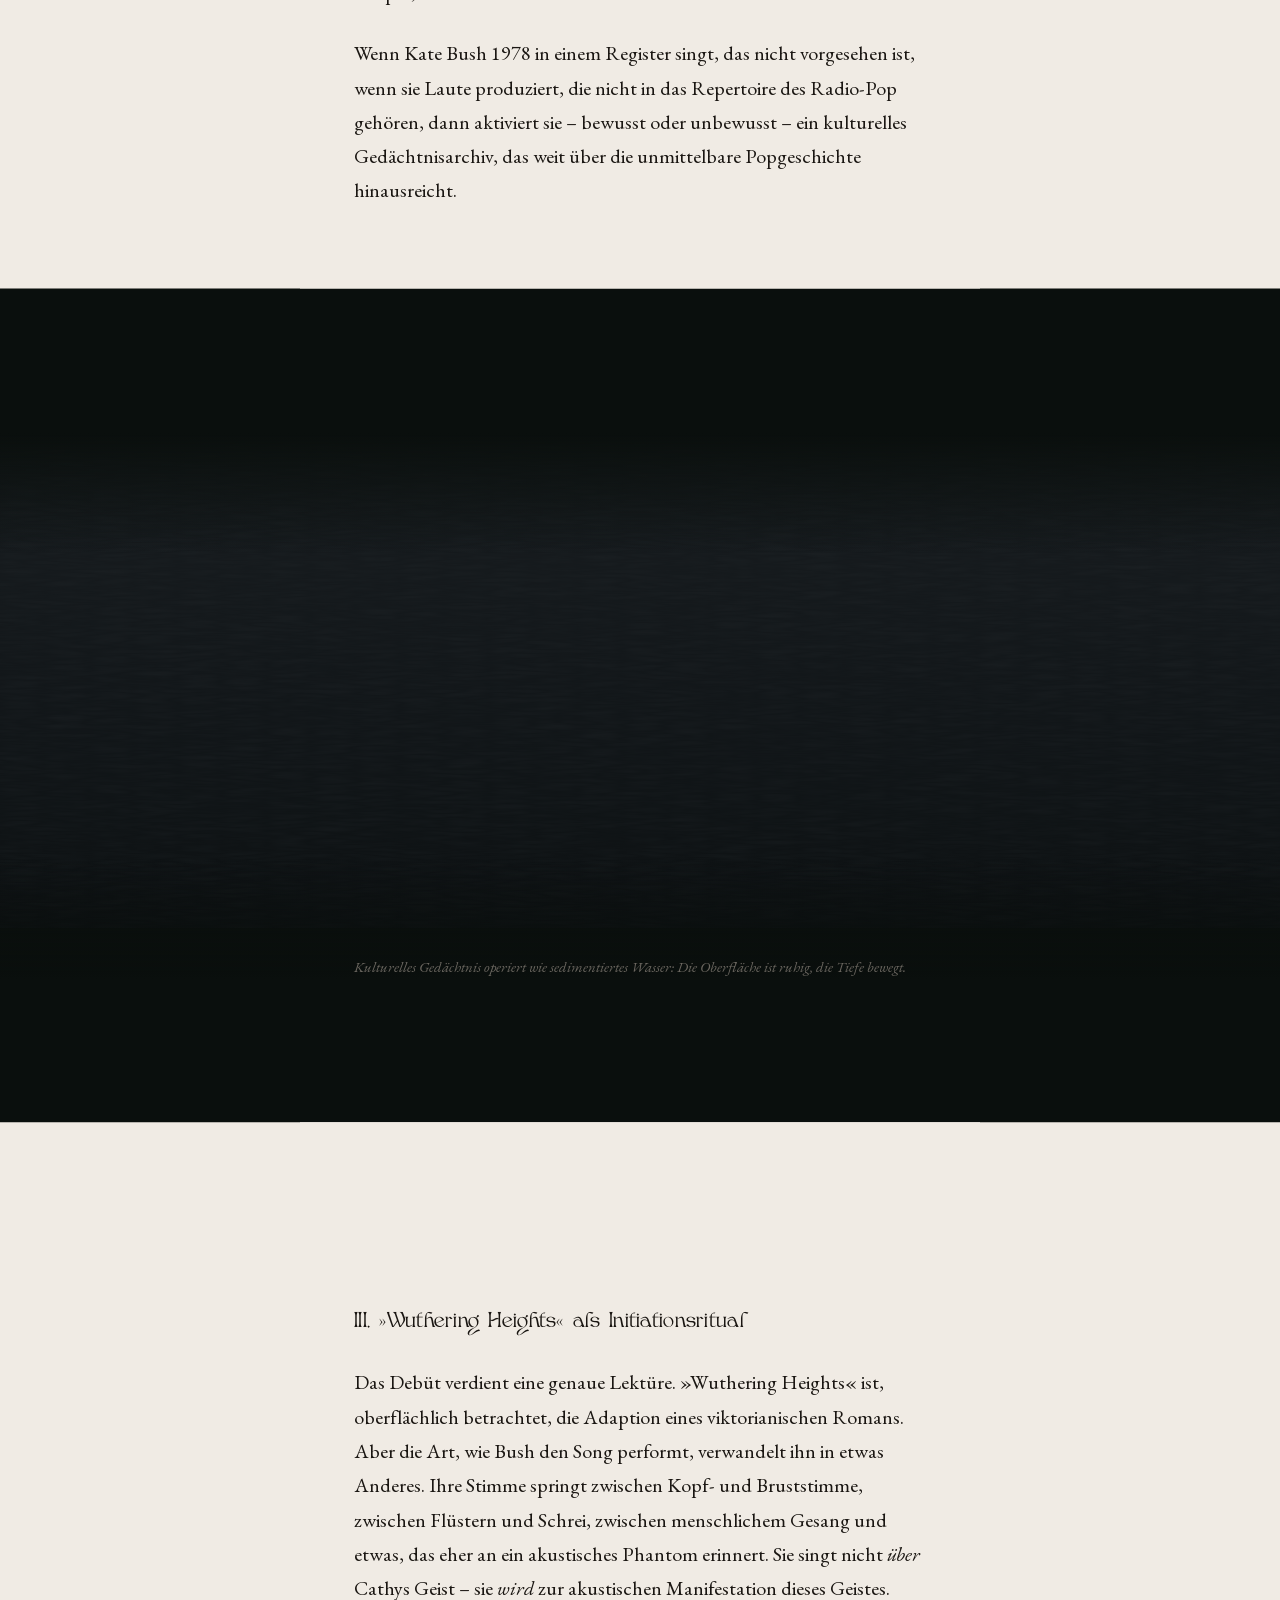
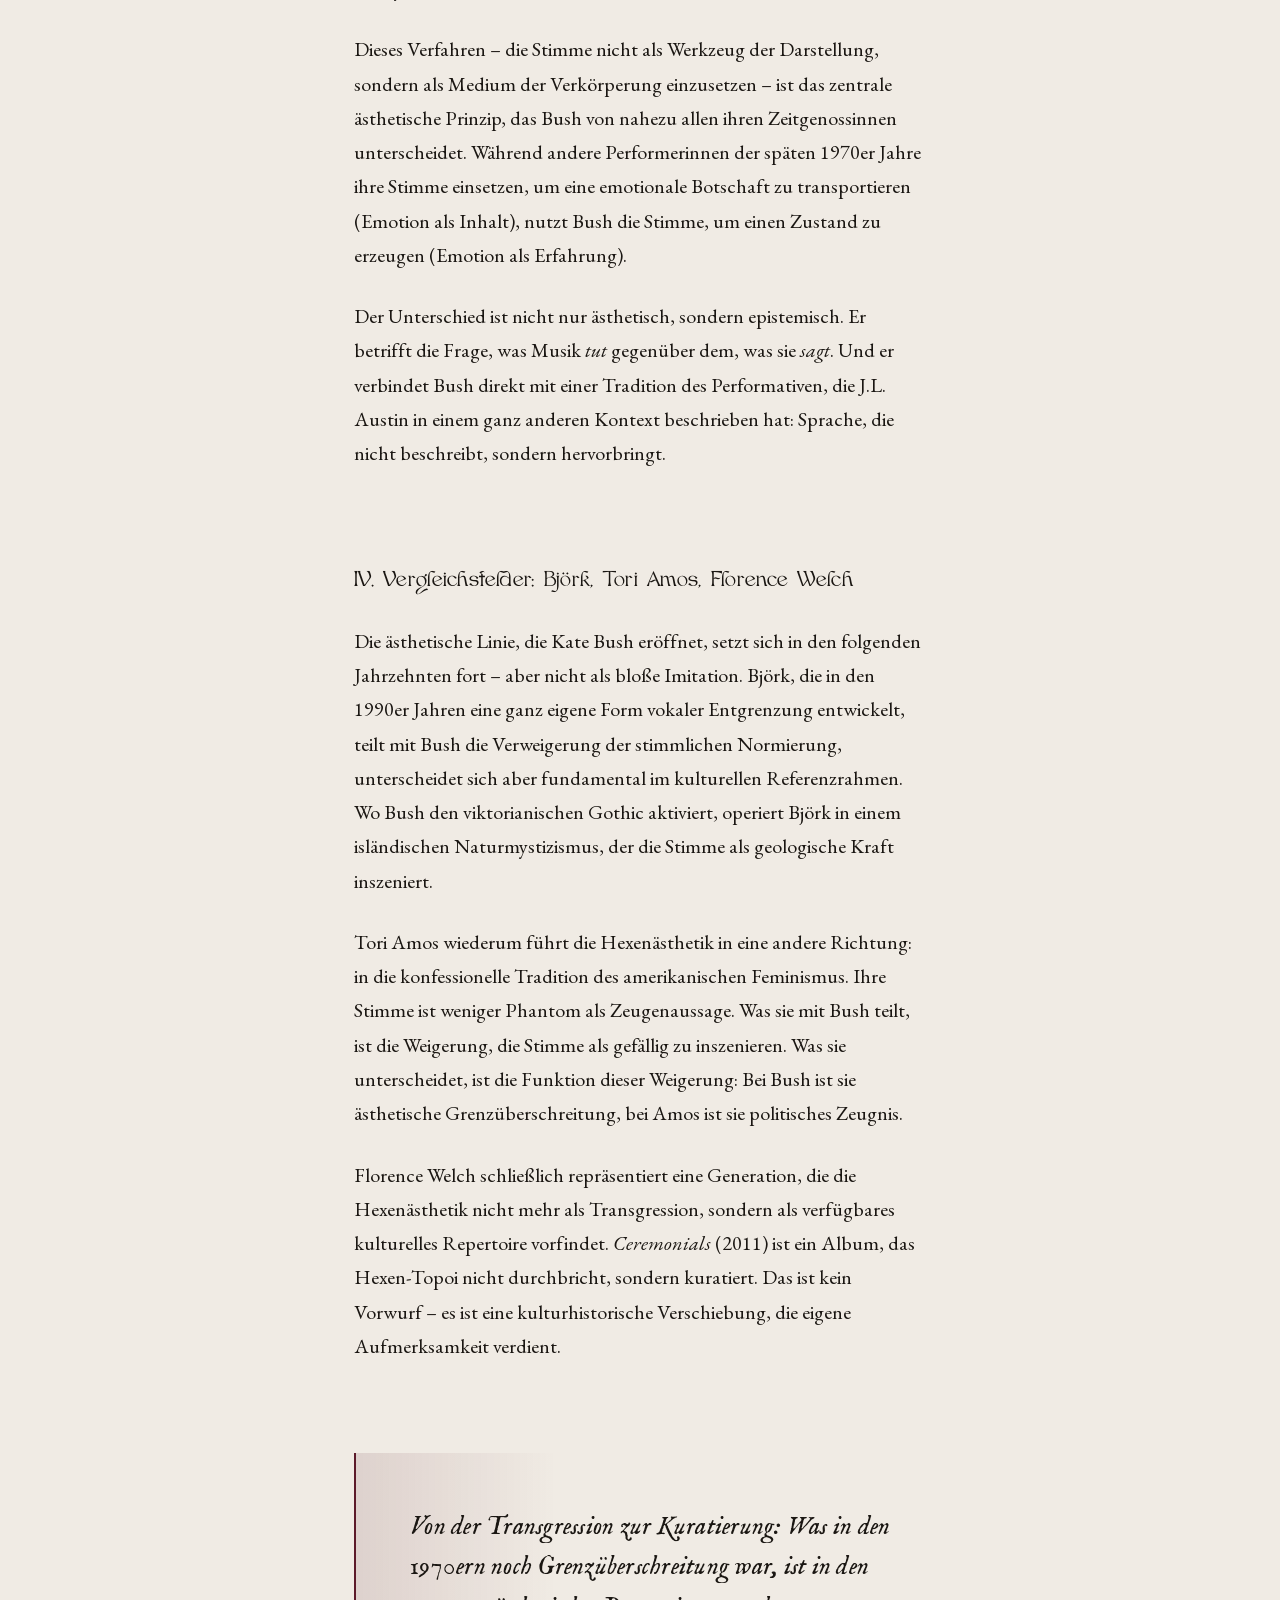
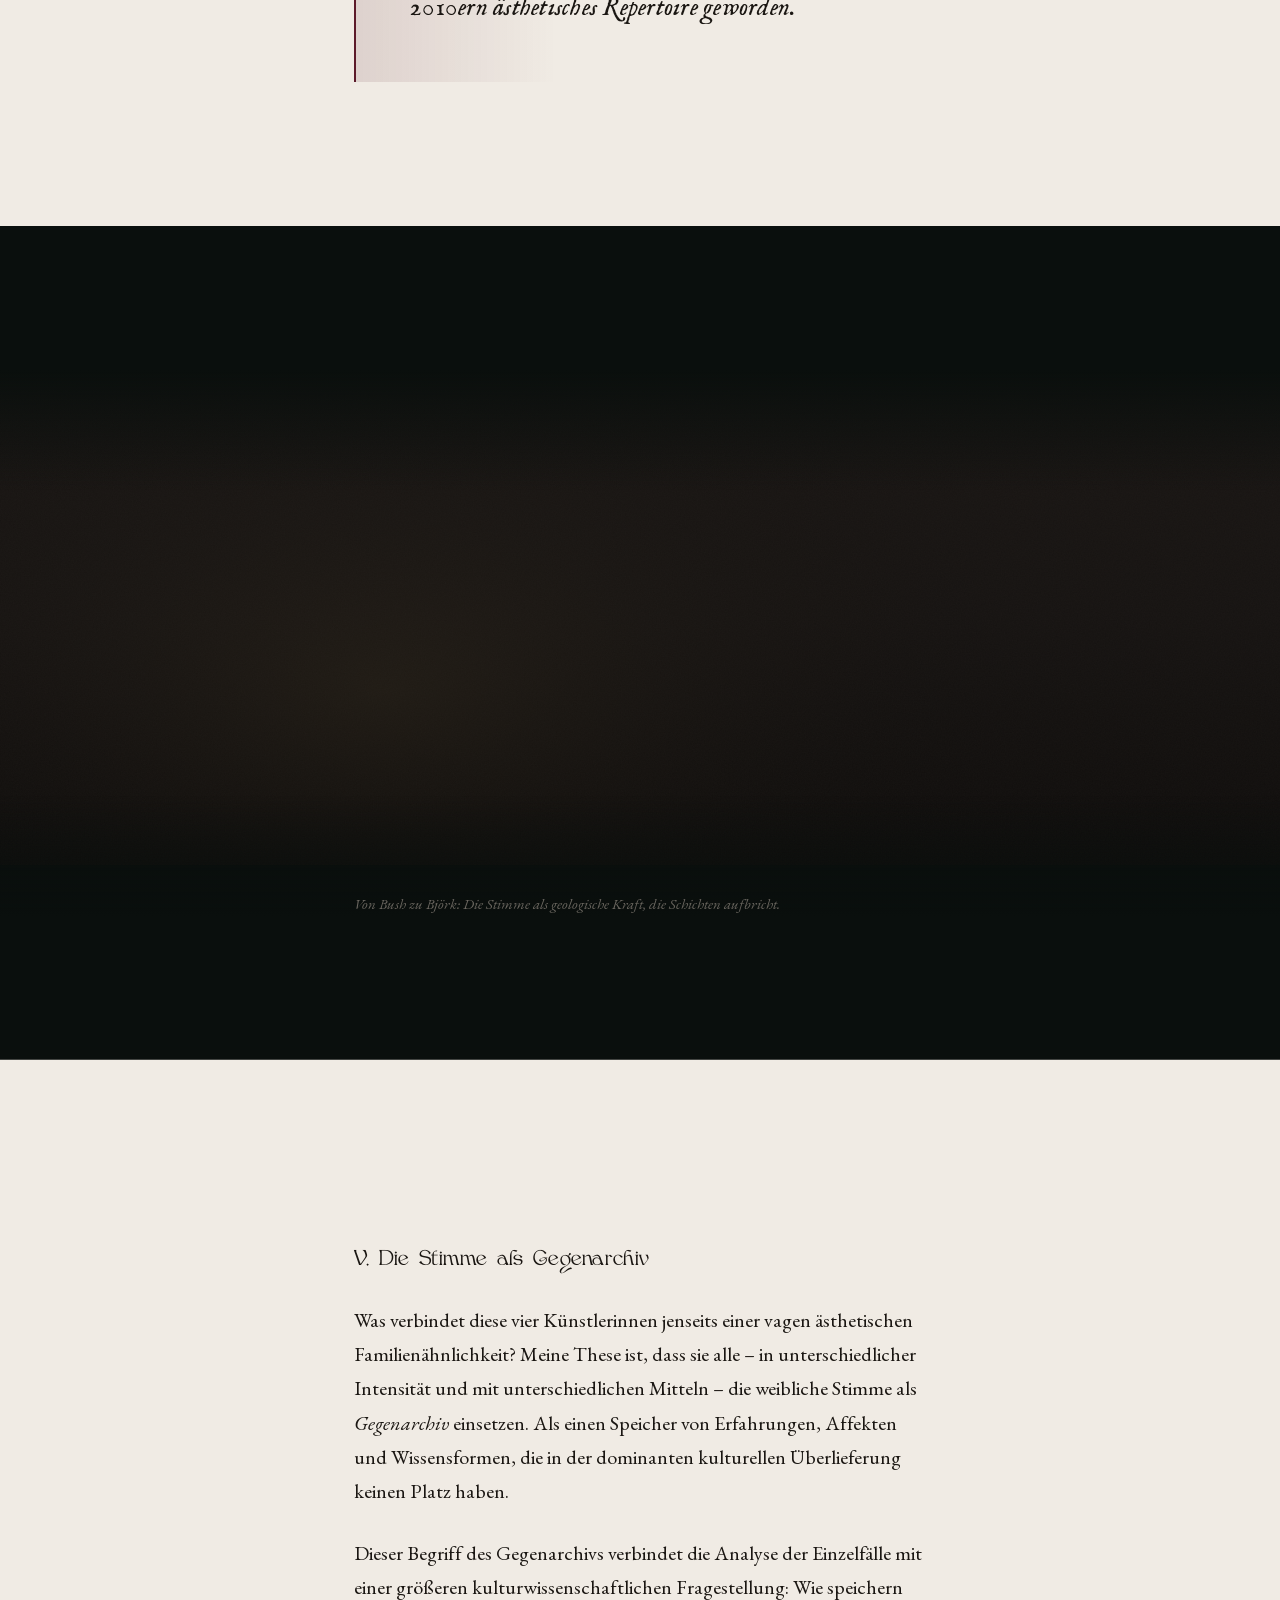
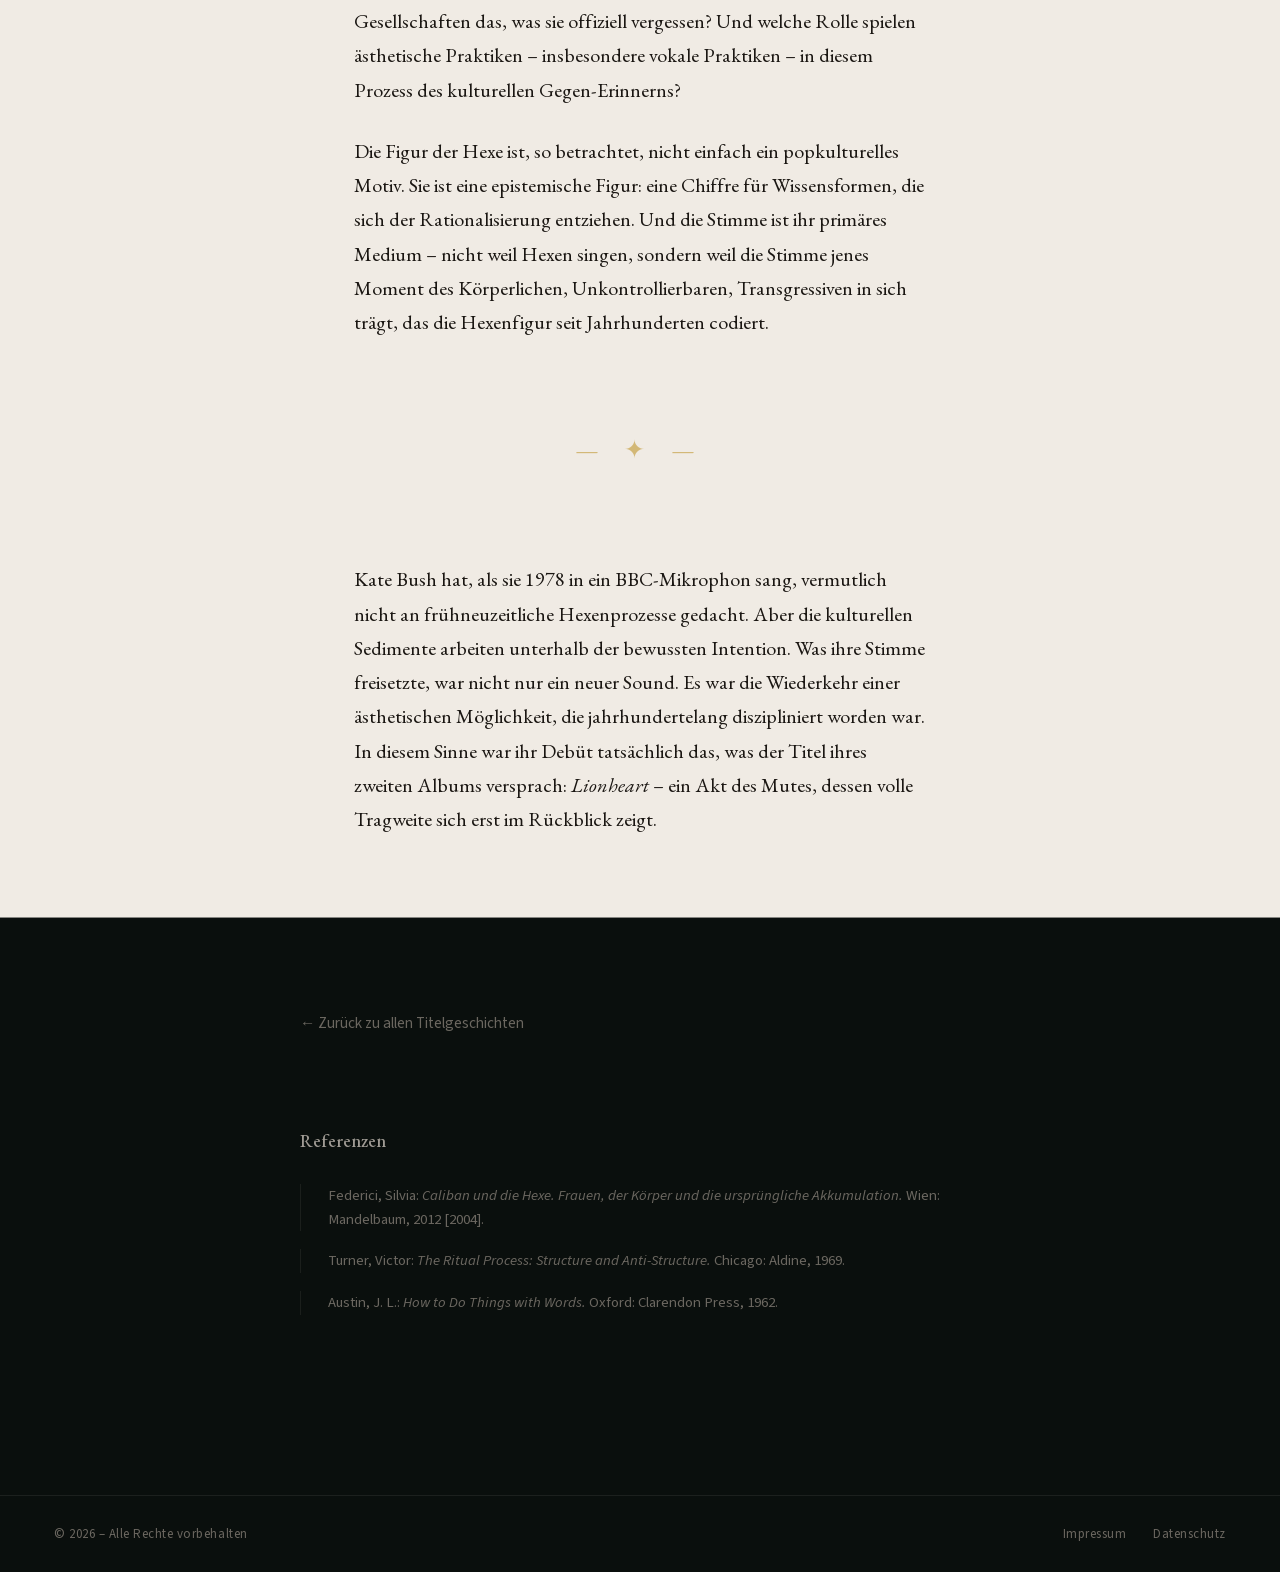
<file: essay.html>
<!DOCTYPE html>
<html lang="de">
<head>
    <meta charset="UTF-8">
    <meta name="viewport" content="width=device-width, initial-scale=1.0">
    <title>Die Stimme als Hexerei: Kate Bushs vokale Entgrenzung – Hexenwerk</title>
    <meta name="description" content="Wie Kate Bush mit ihrer Stimme eine ästhetische Tradition begründete, die weder Pop noch Klassik war – und bis heute nachwirkt.">

    <!-- Open Graph -->
    <meta property="og:title" content="Die Stimme als Hexerei: Kate Bushs vokale Entgrenzung">
    <meta property="og:description" content="Wie Kate Bush mit ihrer Stimme eine ästhetische Tradition begründete, die weder Pop noch Klassik war – und bis heute nachwirkt.">
    <meta property="og:type" content="article">
    <meta property="og:image" content="assets/images/essays/essay-01-kate-bush-portrait.jpg">
    <meta property="article:published_time" content="2026-04-01">
    <meta name="twitter:card" content="summary_large_image">

    <link rel="icon" type="image/png" sizes="32x32" href="assets/images/brand/hexenwerk-logo-32.png">
    <link rel="icon" type="image/png" sizes="180x180" href="assets/images/brand/hexenwerk-logo-180.png">
    <link rel="apple-touch-icon" href="assets/images/brand/hexenwerk-logo-180.png">
    <link rel="stylesheet" href="assets/fonts/google/fonts.css?v=20261001e">
    <link rel="stylesheet" href="styles.css?v=20261001e">
</head>
<body>

    <a href="#essay-content" class="skip-link">Zum Inhalt springen</a>

    <div class="print-masthead" aria-hidden="true">
        <img src="assets/images/brand/hexenwerk-logo.png" alt="" class="print-masthead-logo">
        <span class="print-masthead-project">Forschungsprojekt Hexenwerk</span>
        <span class="print-masthead-url">mikaschoeberl.com</span>
    </div>

    <nav class="site-nav site-nav--essay" aria-label="Hauptnavigation">
        <a href="index.html" class="nav-logo" aria-label="Hexenwerk — Startseite">
            <img src="assets/images/brand/hexenwerk-logo.png" alt="Hexenwerk" class="nav-logo-img">
        </a>
        <button class="nav-toggle" aria-expanded="false" aria-controls="navLinks" aria-label="Menü öffnen">
            <span class="nav-toggle-bar"></span>
            <span class="nav-toggle-bar"></span>
            <span class="nav-toggle-bar"></span>
        </button>
        <div class="nav-links" id="navLinks">
            <a href="index.html#titelgeschichten">Titelgeschichten</a>
            <a href="index.html#zwischentoene">Zwischentöne</a>
            <a href="index.html#fundstuecke">Fundstücke</a>
            <a href="projekt.html">Projekt</a>
            <a href="ueber.html">Über</a>
            <a href="https://www.mikamariamausshammer.com/musik/" class="nav-external" target="_blank" rel="noopener">Musikprojekt<span aria-hidden="true"> ↗</span></a>
        </div>
    </nav>

    <header class="essay-hero">
        <div class="essay-hero-image" id="essayHeroBg">
            <img
                src="assets/images/essays/essay-01-kate-bush-portrait.jpg"
                alt=""
                class="essay-hero-img"
                role="presentation"
            >
        </div>
        <div class="essay-hero-overlay"></div>
        <div class="essay-hero-content">
            <div class="essay-hero-tags">
                <span class="essay-hero-tag">Musik</span>
                <span class="essay-hero-tag">Performance</span>
                <span class="essay-hero-tag">Stimme</span>
            </div>
            <h1 class="essay-hero-title glass-text">Die Stimme als Hexerei:<br>Kate Bushs vokale Entgrenzung</h1>
            <p class="essay-hero-meta">Essay · April 2026 · 18&nbsp;Min. Lesezeit</p>
            <p class="essay-hero-byline">Von <span>Mika Maria Schöberl</span></p>
        </div>
    </header>

    <article class="essay-body" id="essay-content">

        <p class="essay-lead">
            Im Januar 1978 betritt eine neunzehnjährige Frau die britische Poplandschaft und singt in einem Register, das es dort nicht gibt. Ihr Debüt »Wuthering Heights« erreicht Platz eins der UK-Charts&nbsp;– nicht trotz, sondern wegen einer Stimme, die alles unterläuft, was Radio-Pop von einer weiblichen Vokalistin erwartet. Was hier beginnt, ist mehr als eine Karriere. Es ist die Eröffnung eines ästhetischen Feldes.
        </p>

        <div class="essay-separator"></div>

        <h2 class="essay-heading reveal">I. Das Ungehörte hörbar machen</h2>

        <p>
            Die Musikwissenschaft hat für das, was Kate Bush mit ihrer Stimme tut, keine befriedigende Kategorie. Sie ist keine Koloratursopranistin, obwohl sie deren Höhen erreicht. Sie ist keine Belting-Sängerin, obwohl sie deren emotionale Direktheit besitzt. Sie ist keine experimentelle Vokalistin im Sinne von Meredith Monk, obwohl ihre Techniken gelegentlich an Performance Art grenzen. Kate Bush operiert in einem Zwischenraum, den man am ehesten als <em>vokale Liminalität</em> bezeichnen könnte.
        </p>

        <p>
            Dieser Begriff ist nicht willkürlich gewählt. Victor Turners Konzept des Liminalen&nbsp;– jener Schwellenzustand zwischen zwei klar definierten Positionen&nbsp;– beschreibt präzise den Effekt, den Bushs Stimme auf Hörerinnen und Hörer ausübt. Man weiß nicht, ob man Schönheit oder Verstörung hört. Man ist sich nicht sicher, ob das noch Gesang ist oder schon etwas anderes. Genau in dieser Unentscheidbarkeit liegt ihre Kraft.
        </p>

        <blockquote class="essay-pullquote reveal">
            <p>Die Hexe ist nicht diejenige, die böse Dinge tut. Die Hexe ist diejenige, deren Stimme sich den Kategorien entzieht.</p>
        </blockquote>

        <p>
            Was bedeutet es, wenn eine Stimme sich Kategorien entzieht? In der westlichen Musikgeschichte ist die weibliche Stimme ein hochgradig reguliertes Terrain. Von der Gegenreformation, die Frauen aus dem Kirchenchor verbannte, über die Domestizierung des weiblichen Gesangs im bürgerlichen Salon des 19. Jahrhunderts bis zur Formatierung weiblicher Vokalistinnen in der Popindustrie des 20. Jahrhunderts&nbsp;– die Geschichte der singenden Frau ist eine Geschichte der Kontrolle. Und die Geschichte der Hexe ist, unter anderem, die Geschichte derjenigen, die diese Kontrolle durchbricht.
        </p>

        <h2 class="essay-heading reveal">II. Genealogie einer Ästhetik</h2>

        <p>
            Die Verbindung zwischen der Hexenfigur und der weiblichen Stimme ist kein metaphorischer Zufall. Sie hat eine materielle Geschichte, die bis in die frühneuzeitlichen Hexenverfolgungen zurückreicht. In den Prozessakten des 16. und 17. Jahrhunderts taucht die Stimme der beschuldigten Frauen als Beweismittel auf: Zu lautes Sprechen, ungewöhnliche Intonation, das Murmeln von Formeln&nbsp;– all dies wurde als Indiz für Hexerei gewertet.
        </p>

        <p>
            Silvia Federici hat in <em>Caliban und die Hexe</em> (2004) überzeugend dargelegt, dass die Hexenverfolgungen nicht nur ein religiöses, sondern ein ökonomisches Disziplinierungsprojekt waren: die gewaltsame Zurichtung weiblicher Körper für die Bedürfnisse des frühkapitalistischen Akkumulationsregimes. Was Federici weniger ausarbeitet&nbsp;– und was für unser Thema zentral ist&nbsp;– ist die akustische Dimension dieser Disziplinierung. Die Hexe wurde nicht nur über ihren Körper, sondern über ihre Stimme identifiziert und verurteilt.
        </p>

        <p>
            Wenn Kate Bush 1978 in einem Register singt, das nicht vorgesehen ist, wenn sie Laute produziert, die nicht in das Repertoire des Radio-Pop gehören, dann aktiviert sie&nbsp;– bewusst oder unbewusst&nbsp;– ein kulturelles Gedächtnisarchiv, das weit über die unmittelbare Popgeschichte hinausreicht.
        </p>

    </article>

    <figure class="essay-fullbleed reveal">
        <img
            src="assets/images/essays/breaks/essay-01-break-01-water.svg"
            alt=""
            class="essay-fullbleed-img"
            loading="lazy"
            role="presentation"
        >
        <figcaption class="essay-fullbleed-caption">
            Kulturelles Gedächtnis operiert wie sedimentiertes Wasser: Die Oberfläche ist ruhig, die Tiefe bewegt.
        </figcaption>
    </figure>

    <article class="essay-body">

        <h2 class="essay-heading reveal">III. »Wuthering Heights« als Initiationsritual</h2>

        <p>
            Das Debüt verdient eine genaue Lektüre. »Wuthering Heights« ist, oberflächlich betrachtet, die Adaption eines viktorianischen Romans. Aber die Art, wie Bush den Song performt, verwandelt ihn in etwas Anderes. Ihre Stimme springt zwischen Kopf- und Bruststimme, zwischen Flüstern und Schrei, zwischen menschlichem Gesang und etwas, das eher an ein akustisches Phantom erinnert. Sie singt nicht <em>über</em> Cathys Geist&nbsp;– sie <em>wird</em> zur akustischen Manifestation dieses Geistes.
        </p>

        <p>
            Dieses Verfahren&nbsp;– die Stimme nicht als Werkzeug der Darstellung, sondern als Medium der Verkörperung einzusetzen&nbsp;– ist das zentrale ästhetische Prinzip, das Bush von nahezu allen ihren Zeitgenossinnen unterscheidet. Während andere Performerinnen der späten 1970er Jahre ihre Stimme einsetzen, um eine emotionale Botschaft zu transportieren (Emotion als Inhalt), nutzt Bush die Stimme, um einen Zustand zu erzeugen (Emotion als Erfahrung).
        </p>

        <p>
            Der Unterschied ist nicht nur ästhetisch, sondern epistemisch. Er betrifft die Frage, was Musik <em>tut</em> gegenüber dem, was sie <em>sagt</em>. Und er verbindet Bush direkt mit einer Tradition des Performativen, die J.L. Austin in einem ganz anderen Kontext beschrieben hat: Sprache, die nicht beschreibt, sondern hervorbringt.
        </p>

        <h2 class="essay-heading reveal">IV. Vergleichsfelder: Björk, Tori Amos, Florence Welch</h2>

        <p>
            Die ästhetische Linie, die Kate Bush eröffnet, setzt sich in den folgenden Jahrzehnten fort&nbsp;– aber nicht als bloße Imitation. Björk, die in den 1990er Jahren eine ganz eigene Form vokaler Entgrenzung entwickelt, teilt mit Bush die Verweigerung der stimmlichen Normierung, unterscheidet sich aber fundamental im kulturellen Referenzrahmen. Wo Bush den viktorianischen Gothic aktiviert, operiert Björk in einem isländischen Naturmystizismus, der die Stimme als geologische Kraft inszeniert.
        </p>

        <p>
            Tori Amos wiederum führt die Hexenästhetik in eine andere Richtung: in die konfessionelle Tradition des amerikanischen Feminismus. Ihre Stimme ist weniger Phantom als Zeugenaussage. Was sie mit Bush teilt, ist die Weigerung, die Stimme als gefällig zu inszenieren. Was sie unterscheidet, ist die Funktion dieser Weigerung: Bei Bush ist sie ästhetische Grenzüberschreitung, bei Amos ist sie politisches Zeugnis.
        </p>

        <p>
            Florence Welch schließlich repräsentiert eine Generation, die die Hexenästhetik nicht mehr als Transgression, sondern als verfügbares kulturelles Repertoire vorfindet. <em>Ceremonials</em> (2011) ist ein Album, das Hexen-Topoi nicht durchbricht, sondern kuratiert. Das ist kein Vorwurf&nbsp;– es ist eine kulturhistorische Verschiebung, die eigene Aufmerksamkeit verdient.
        </p>

        <blockquote class="essay-pullquote reveal">
            <p>Von der Transgression zur Kuratierung: Was in den 1970ern noch Grenzüberschreitung war, ist in den 2010ern ästhetisches Repertoire geworden.</p>
        </blockquote>

    </article>

    <figure class="essay-fullbleed reveal">
        <img
            src="assets/images/essays/breaks/essay-01-break-02-volcanic.svg"
            alt=""
            class="essay-fullbleed-img"
            loading="lazy"
            role="presentation"
        >
        <figcaption class="essay-fullbleed-caption">
            Von Bush zu Björk: Die Stimme als geologische Kraft, die Schichten aufbricht.
        </figcaption>
    </figure>

    <article class="essay-body">

        <h2 class="essay-heading reveal">V. Die Stimme als Gegenarchiv</h2>

        <p>
            Was verbindet diese vier Künstlerinnen jenseits einer vagen ästhetischen Familienähnlichkeit? Meine These ist, dass sie alle&nbsp;– in unterschiedlicher Intensität und mit unterschiedlichen Mitteln&nbsp;– die weibliche Stimme als <em>Gegenarchiv</em> einsetzen. Als einen Speicher von Erfahrungen, Affekten und Wissensformen, die in der dominanten kulturellen Überlieferung keinen Platz haben.
        </p>

        <p>
            Dieser Begriff des Gegenarchivs verbindet die Analyse der Einzelfälle mit einer größeren kulturwissenschaftlichen Fragestellung: Wie speichern Gesellschaften das, was sie offiziell vergessen? Und welche Rolle spielen ästhetische Praktiken&nbsp;– insbesondere vokale Praktiken&nbsp;– in diesem Prozess des kulturellen Gegen-Erinnerns?
        </p>

        <p>
            Die Figur der Hexe ist, so betrachtet, nicht einfach ein popkulturelles Motiv. Sie ist eine epistemische Figur: eine Chiffre für Wissensformen, die sich der Rationalisierung entziehen. Und die Stimme ist ihr primäres Medium&nbsp;– nicht weil Hexen singen, sondern weil die Stimme jenes Moment des Körperlichen, Unkontrollierbaren, Transgressiven in sich trägt, das die Hexenfigur seit Jahrhunderten codiert.
        </p>

        <div class="essay-separator"></div>

        <p class="essay-closing">
            Kate Bush hat, als sie 1978 in ein BBC-Mikrophon sang, vermutlich nicht an frühneuzeitliche Hexenprozesse gedacht. Aber die kulturellen Sedimente arbeiten unterhalb der bewussten Intention. Was ihre Stimme freisetzte, war nicht nur ein neuer Sound. Es war die Wiederkehr einer ästhetischen Möglichkeit, die jahrhundertelang diszipliniert worden war. In diesem Sinne war ihr Debüt tatsächlich das, was der Titel ihres zweiten Albums versprach: <em>Lionheart</em>&nbsp;– ein Akt des Mutes, dessen volle Tragweite sich erst im Rückblick zeigt.
        </p>

    </article>

    <footer class="essay-footer">
        <div class="essay-footer-inner">
            <div class="essay-footer-nav">
                <a href="index.html#titelgeschichten" class="essay-back-link">← Zurück zu allen Titelgeschichten</a>
            </div>
            <div class="essay-footer-references">
                <h3 class="references-title">Referenzen</h3>
                <ul class="references-list">
                    <li>Federici, Silvia: <em>Caliban und die Hexe. Frauen, der Körper und die ursprüngliche Akkumulation.</em> Wien: Mandelbaum, 2012 [2004].</li>
                    <li>Turner, Victor: <em>The Ritual Process: Structure and Anti-Structure.</em> Chicago: Aldine, 1969.</li>
                    <li>Austin, J. L.: <em>How to Do Things with Words.</em> Oxford: Clarendon Press, 1962.</li>
                </ul>
            </div>

            <!-- ============================================================
                 MOTIVE – stille Metadaten, noch nicht öffentlich sichtbar
                 Wird aktiviert, sobald pro Motiv mindestens 3 Texte existieren.
                 Zum Aktivieren: Klasse "is-active" auf .essay-motifs setzen.
                 ============================================================ -->
            <div class="essay-motifs" data-motifs="stimme-als-transgression,gegenarchiv,liminalitaet,disziplinierung">
                <h3 class="motifs-title">Motive dieses Essays</h3>
                <ul class="motifs-list">
                    <li><a href="motive/stimme-als-transgression.html" class="motif-link">Stimme als Transgression</a></li>
                    <li><a href="motive/gegenarchiv.html" class="motif-link">Gegenarchiv</a></li>
                    <li><a href="motive/liminalitaet.html" class="motif-link">Liminalität</a></li>
                    <li><a href="motive/disziplinierung.html" class="motif-link">Disziplinierung</a></li>
                </ul>
            </div>
        </div>
    </footer>

    <footer class="site-footer">
        <div class="footer-bottom-inner">
            <p>&copy; 2026 – Alle Rechte vorbehalten</p>
            <div class="footer-legal-links">
                <a href="impressum.html">Impressum</a>
                <a href="datenschutz.html">Datenschutz</a>
            </div>
        </div>
    </footer>

    <script src="main.js?v=20261001e"></script>
</body>
</html>
</file>
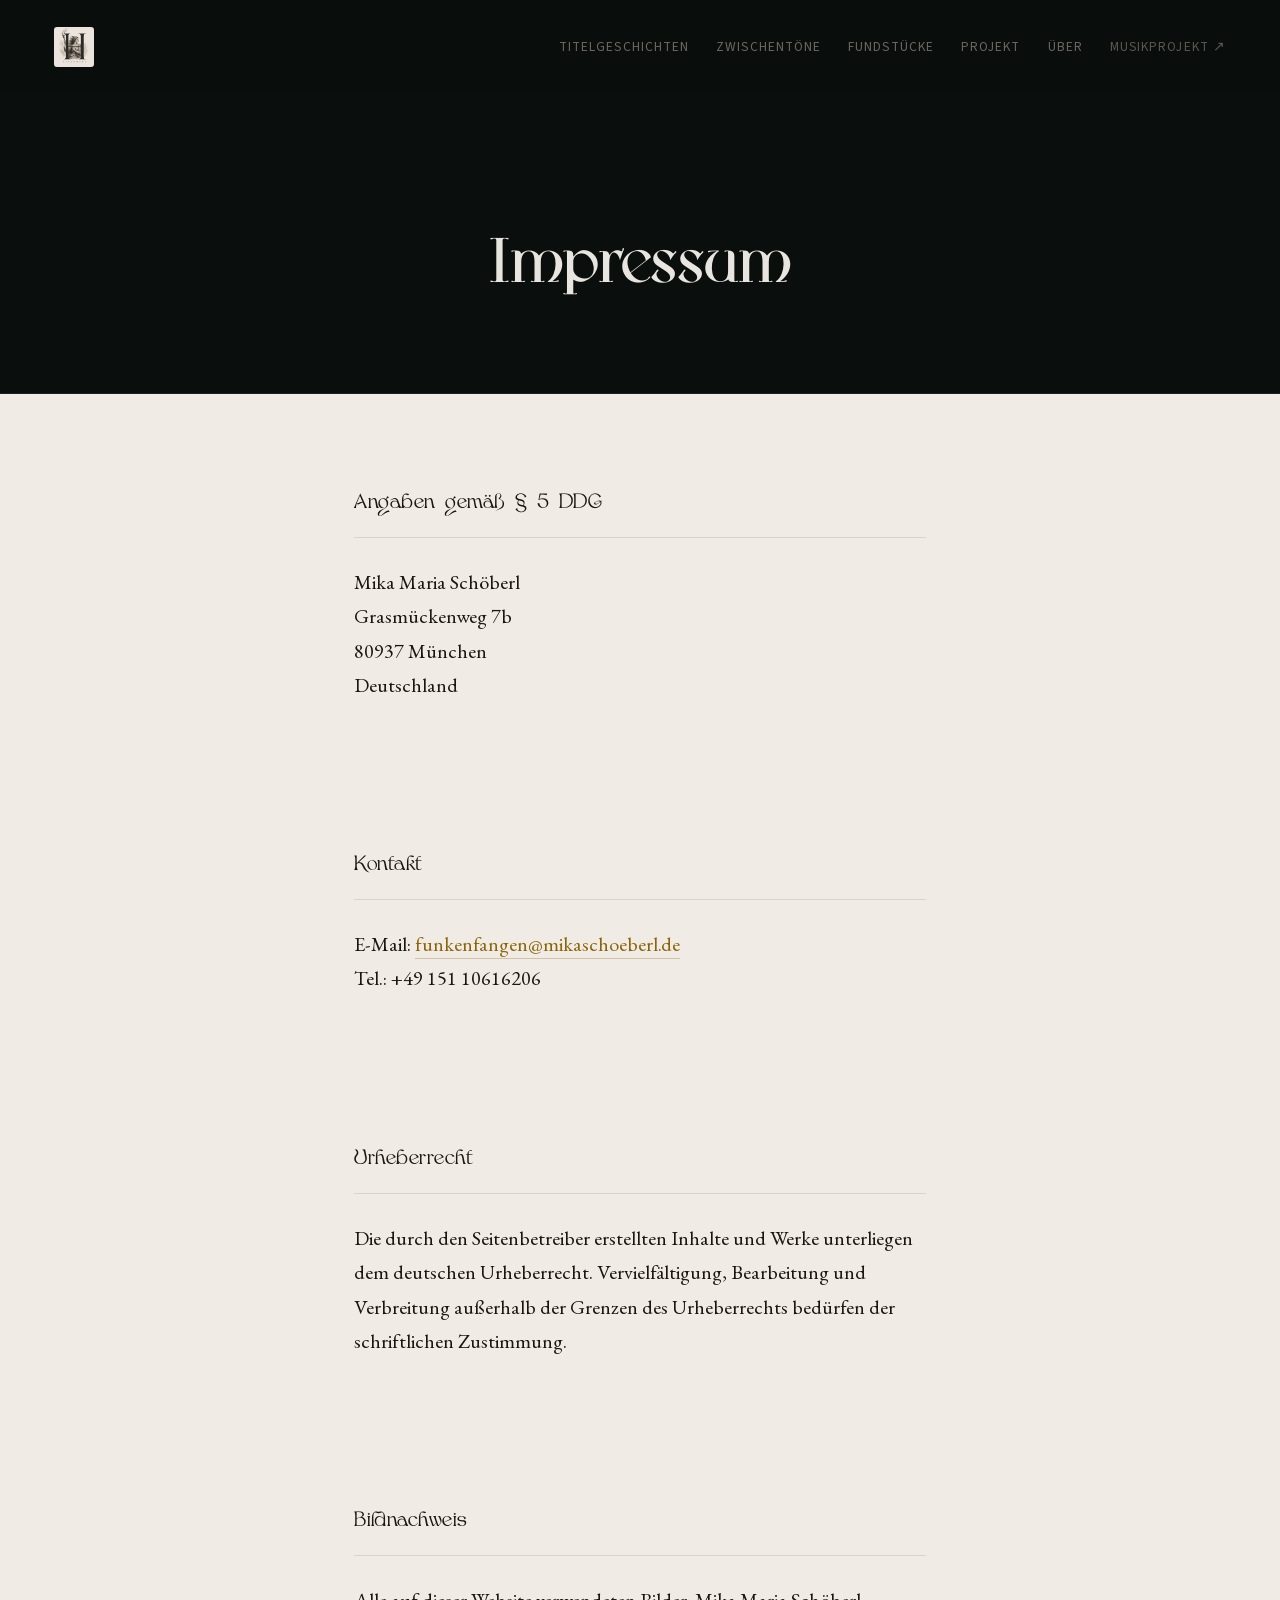
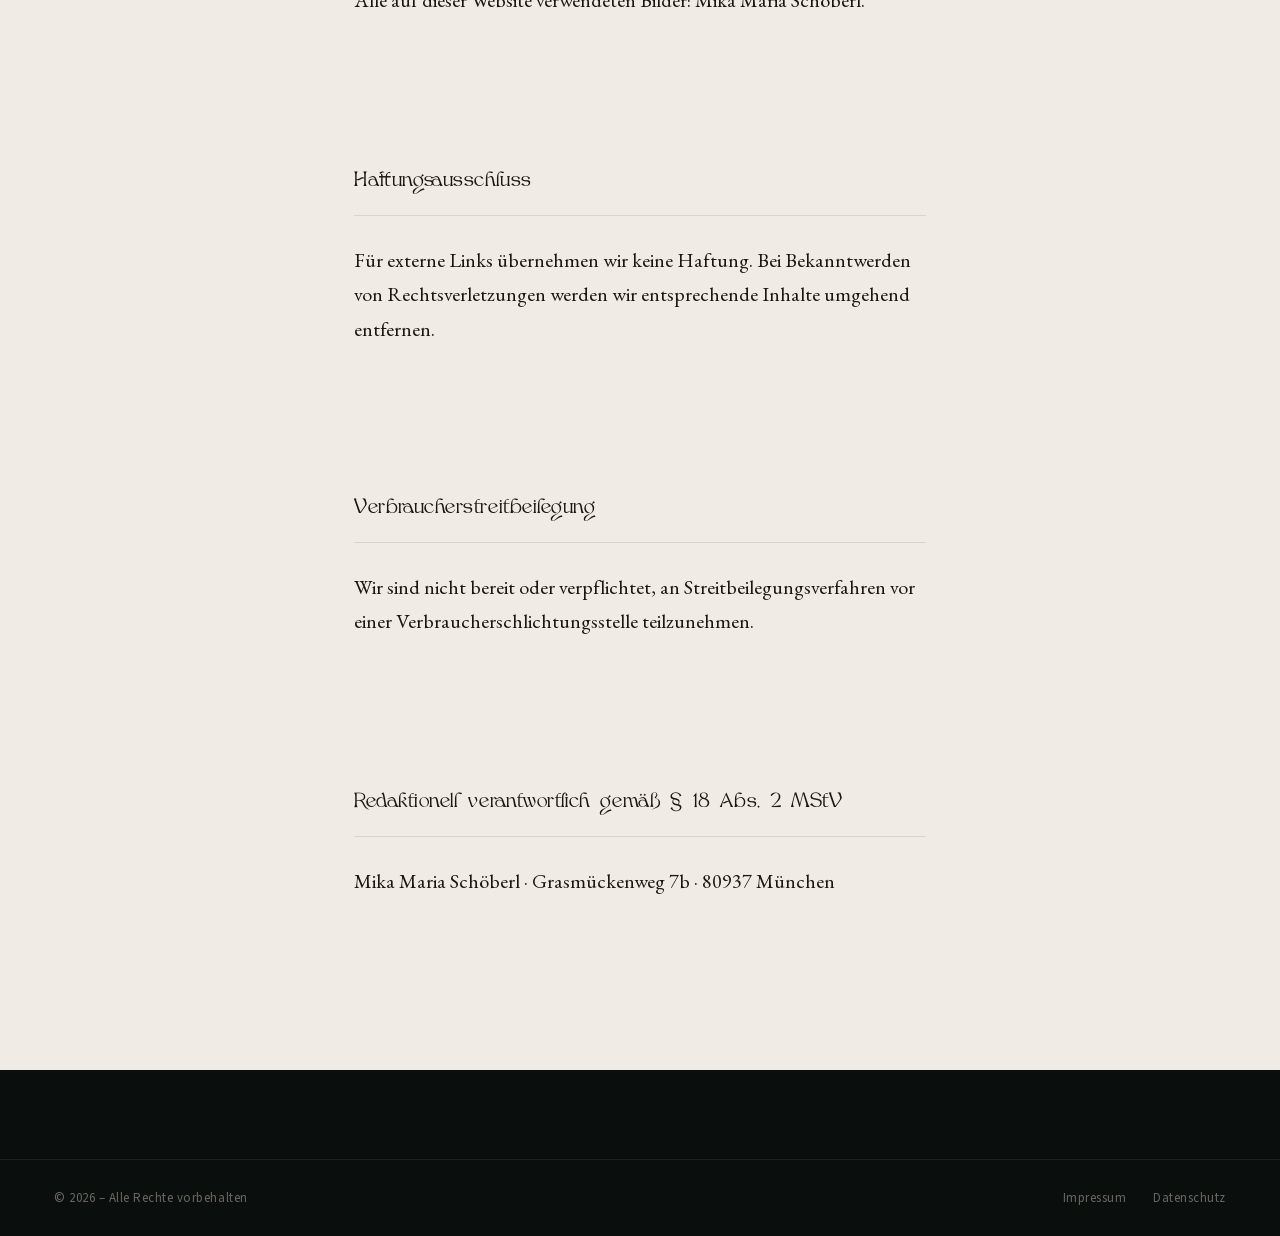
<file: impressum.html>
<!DOCTYPE html>
<html lang="de">
<head>
    <meta charset="UTF-8">
    <meta name="viewport" content="width=device-width, initial-scale=1.0">
    <title>Impressum – Hexenwerk</title>
    <meta name="description" content="Impressum der Forschungs- und Essayplattform Hexenwerk.">
    <meta name="robots" content="noindex">
    <link rel="icon" type="image/png" sizes="32x32" href="assets/images/brand/hexenwerk-logo-32.png">
    <link rel="icon" type="image/png" sizes="180x180" href="assets/images/brand/hexenwerk-logo-180.png">
    <link rel="apple-touch-icon" href="assets/images/brand/hexenwerk-logo-180.png">
    <link rel="stylesheet" href="assets/fonts/google/fonts.css?v=20261001e">
    <link rel="stylesheet" href="styles.css?v=20261001e">
</head>
<body>

    <a href="#legal-content" class="skip-link">Zum Inhalt springen</a>

    <nav class="site-nav site-nav--essay" aria-label="Hauptnavigation">
        <a href="index.html" class="nav-logo" aria-label="Hexenwerk — Startseite">
            <img src="assets/images/brand/hexenwerk-logo.png" alt="Hexenwerk" class="nav-logo-img">
        </a>
        <button class="nav-toggle" aria-expanded="false" aria-controls="navLinks" aria-label="Menü öffnen">
            <span class="nav-toggle-bar"></span>
            <span class="nav-toggle-bar"></span>
            <span class="nav-toggle-bar"></span>
        </button>
        <div class="nav-links" id="navLinks">
            <a href="index.html#titelgeschichten">Titelgeschichten</a>
            <a href="index.html#zwischentoene">Zwischentöne</a>
            <a href="index.html#fundstuecke">Fundstücke</a>
            <a href="projekt.html">Projekt</a>
            <a href="ueber.html">Über</a>
            <a href="https://www.mikamariamausshammer.com/musik/" class="nav-external" target="_blank" rel="noopener">Musikprojekt<span aria-hidden="true"> ↗</span></a>
        </div>
    </nav>

    <header class="legal-hero">
        <div class="legal-hero-inner">
            <h1 class="legal-title">Impressum</h1>
        </div>
    </header>

    <article class="projekt-body" id="legal-content">

        <section class="projekt-section reveal">
            <h2 class="projekt-heading">Angaben gemäß § 5 DDG</h2>
            <p>
                Mika Maria Schöberl<br>
                Grasmückenweg 7b<br>
                80937 München<br>
                Deutschland
            </p>
        </section>

        <section class="projekt-section reveal">
            <h2 class="projekt-heading">Kontakt</h2>
            <p>
                E-Mail: <a href="mailto:funkenfangen@mikaschoeberl.de" class="legal-link">funkenfangen@mikaschoeberl.de</a><br>
                Tel.: +49 151 10616206
            </p>
        </section>

        <section class="projekt-section reveal">
            <h2 class="projekt-heading">Urheberrecht</h2>
            <p>
                Die durch den Seitenbetreiber erstellten Inhalte und Werke unterliegen dem deutschen Urheberrecht. Vervielfältigung, Bearbeitung und Verbreitung außerhalb der Grenzen des Urheberrechts bedürfen der schriftlichen Zustimmung.
            </p>
        </section>

        <section class="projekt-section reveal">
            <h2 class="projekt-heading">Bildnachweis</h2>
            <p>
                Alle auf dieser Website verwendeten Bilder: Mika Maria Schöberl.
            </p>
        </section>

        <section class="projekt-section reveal">
            <h2 class="projekt-heading">Haftungsausschluss</h2>
            <p>
                Für externe Links übernehmen wir keine Haftung. Bei Bekanntwerden von Rechtsverletzungen werden wir entsprechende Inhalte umgehend entfernen.
            </p>
        </section>

        <section class="projekt-section reveal">
            <h2 class="projekt-heading">Verbraucherstreitbeilegung</h2>
            <p>
                Wir sind nicht bereit oder verpflichtet, an Streitbeilegungsverfahren vor einer Verbraucherschlichtungsstelle teilzunehmen.
            </p>
        </section>

        <section class="projekt-section reveal">
            <h2 class="projekt-heading">Redaktionell verantwortlich gemäß § 18 Abs. 2 MStV</h2>
            <p>
                Mika Maria Schöberl · Grasmückenweg 7b · 80937 München
            </p>
        </section>

    </article>

    <footer class="site-footer">
        <div class="footer-bottom-inner">
            <p>&copy; 2026 – Alle Rechte vorbehalten</p>
            <div class="footer-legal-links">
                <a href="impressum.html">Impressum</a>
                <a href="datenschutz.html">Datenschutz</a>
            </div>
        </div>
    </footer>

    <script src="main.js?v=20261001e"></script>
</body>
</html>
</file>
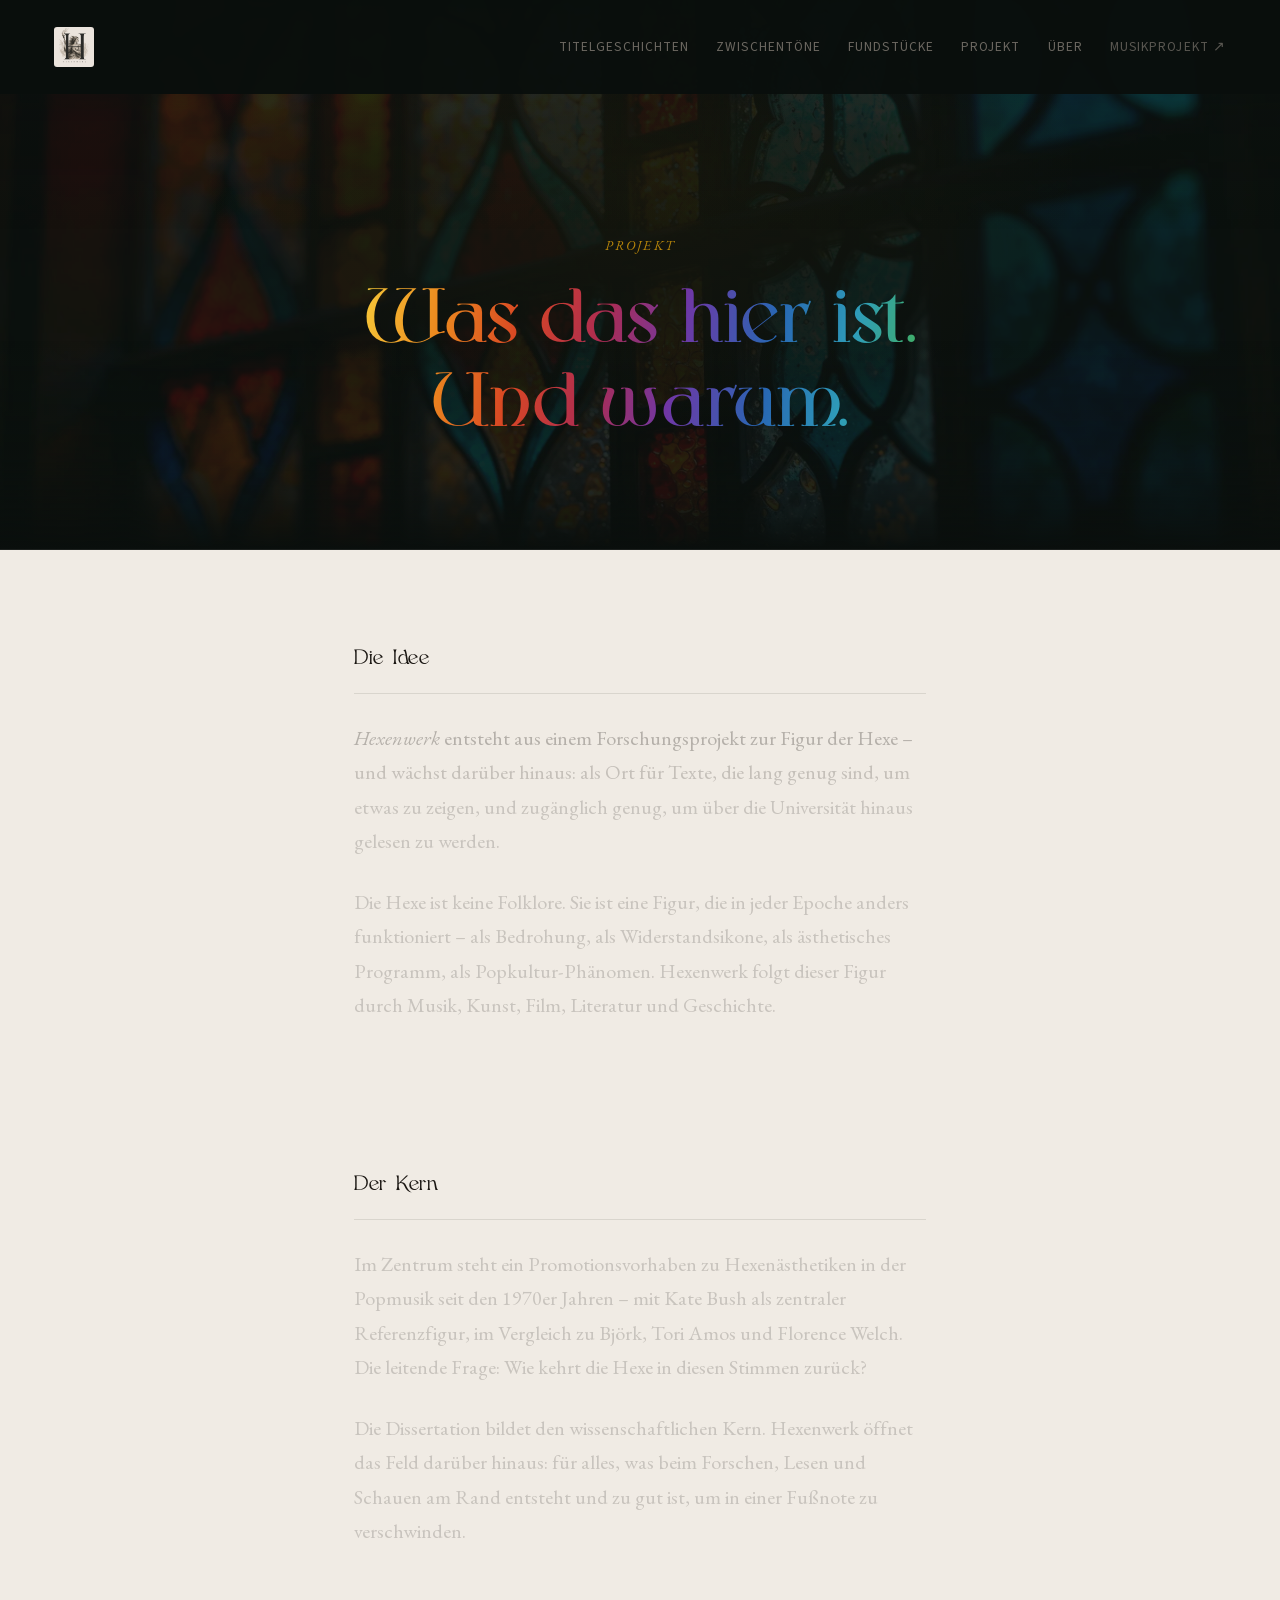
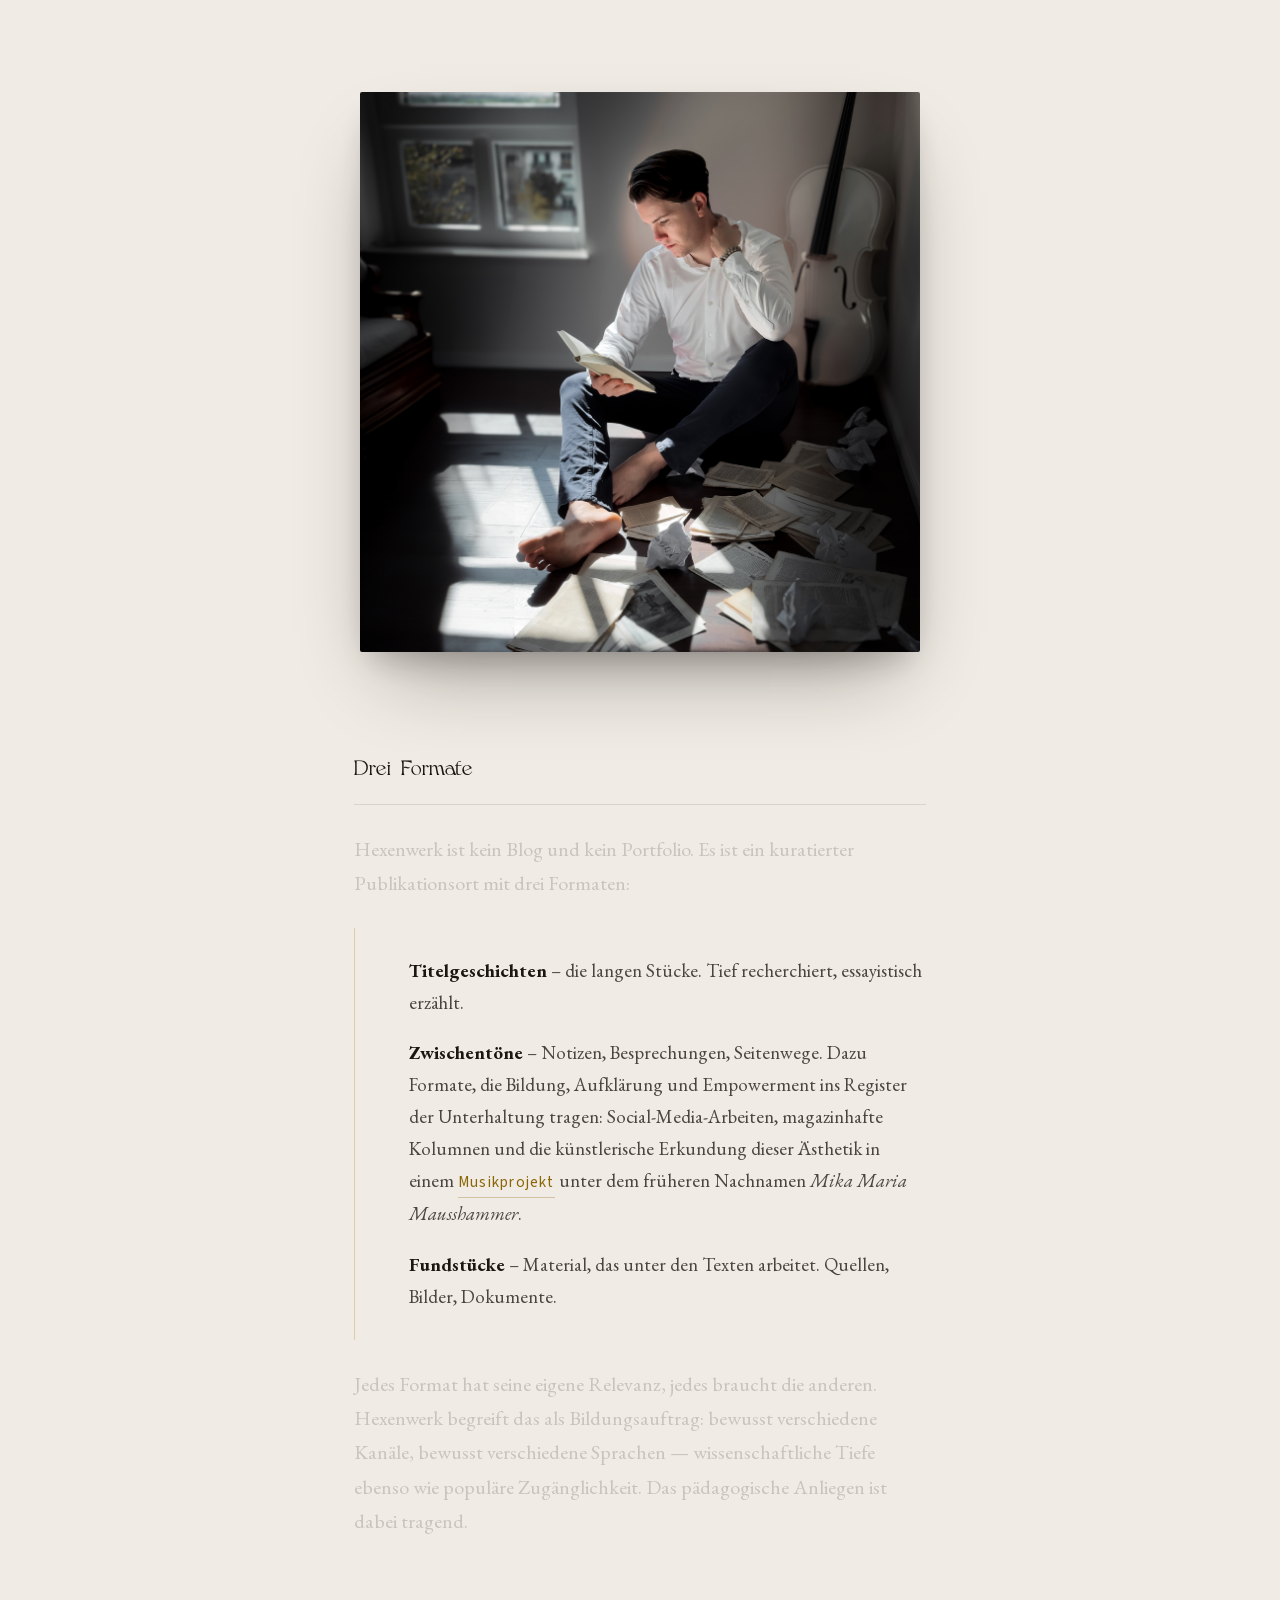
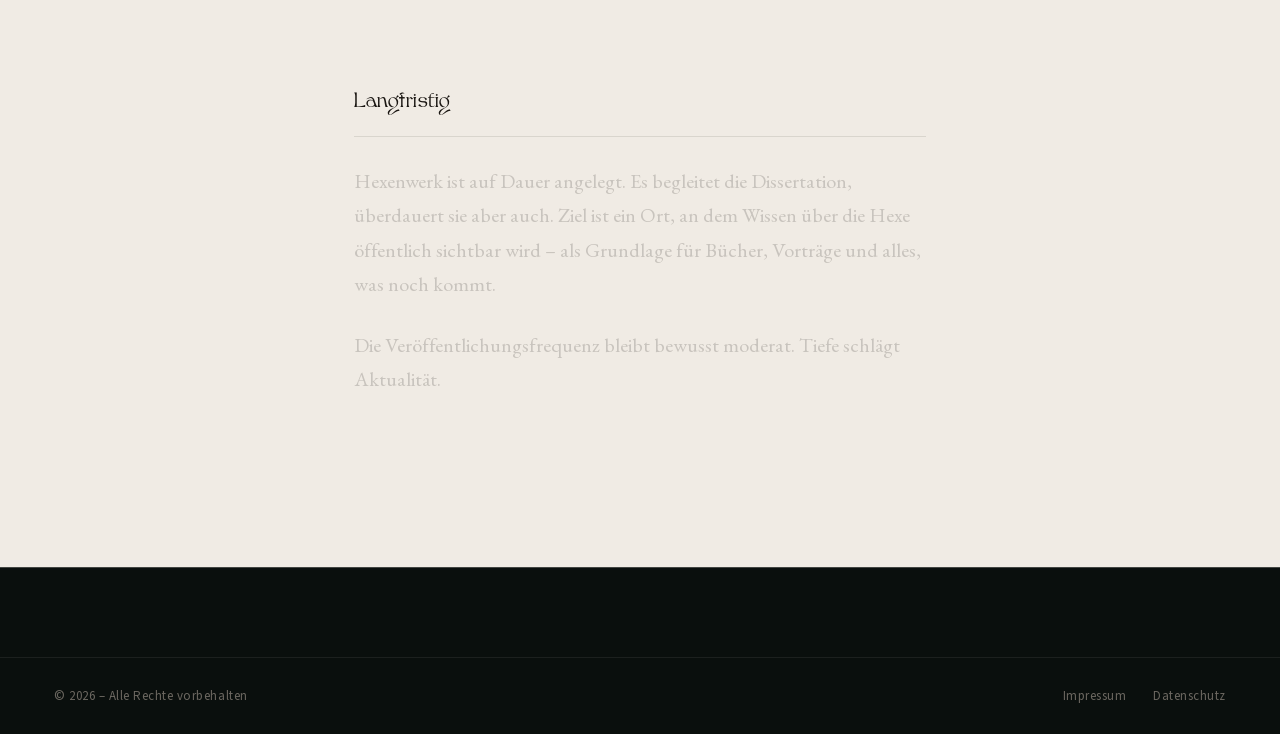
<file: projekt.html>
<!DOCTYPE html>
<html lang="de">
<head>
    <meta charset="UTF-8">
    <meta name="viewport" content="width=device-width, initial-scale=1.0">
    <title>Das Projekt – Hexenwerk</title>
    <meta name="description" content="Was Hexenwerk ist, warum es existiert und wie es funktioniert.">

    <!-- Open Graph -->
    <meta property="og:title" content="Das Projekt – Hexenwerk">
    <meta property="og:description" content="Was Hexenwerk ist, warum es existiert und wie es funktioniert.">
    <meta property="og:type" content="website">
    <meta name="twitter:card" content="summary">

    <link rel="icon" type="image/png" sizes="32x32" href="assets/images/brand/hexenwerk-logo-32.png">
    <link rel="icon" type="image/png" sizes="180x180" href="assets/images/brand/hexenwerk-logo-180.png">
    <link rel="apple-touch-icon" href="assets/images/brand/hexenwerk-logo-180.png">
    <link rel="stylesheet" href="assets/fonts/google/fonts.css?v=20261001e">
    <link rel="stylesheet" href="styles.css?v=20261001e">
</head>
<body>

    <a href="#projekt-content" class="skip-link">Zum Inhalt springen</a>

    <nav class="site-nav site-nav--essay" aria-label="Hauptnavigation">
        <a href="index.html" class="nav-logo" aria-label="Hexenwerk — Startseite">
            <img src="assets/images/brand/hexenwerk-logo.png" alt="Hexenwerk" class="nav-logo-img">
        </a>
        <button class="nav-toggle" aria-expanded="false" aria-controls="navLinks" aria-label="Menü öffnen">
            <span class="nav-toggle-bar"></span>
            <span class="nav-toggle-bar"></span>
            <span class="nav-toggle-bar"></span>
        </button>
        <div class="nav-links" id="navLinks">
            <a href="index.html#titelgeschichten">Titelgeschichten</a>
            <a href="index.html#zwischentoene">Zwischentöne</a>
            <a href="index.html#fundstuecke">Fundstücke</a>
            <a href="projekt.html">Projekt</a>
            <a href="ueber.html">Über</a>
            <a href="https://www.mikamariamausshammer.com/musik/" class="nav-external" target="_blank" rel="noopener">Musikprojekt<span aria-hidden="true"> ↗</span></a>
        </div>
    </nav>

    <header class="projekt-hero">
        <div class="page-hero-glass" aria-hidden="true">
            <picture>
                <source
                    type="image/webp"
                    sizes="100vw"
                    srcset="assets/images/hero/stained-glass-960.webp 960w,
                        assets/images/hero/stained-glass-1440.webp 1440w,
                        assets/images/hero/stained-glass-1920.webp 1920w,
                        assets/images/hero/stained-glass-2560.webp 2560w">
                <img src="assets/images/hero/stained-glass-1920.jpg" alt=""
                     class="stained-glass-base" decoding="async">
            </picture>
            <div class="stained-glass-window">
                <picture>
                    <source
                        type="image/webp"
                        sizes="100vw"
                        srcset="assets/images/hero/stained-glass-960.webp 960w,
                            assets/images/hero/stained-glass-1440.webp 1440w,
                            assets/images/hero/stained-glass-1920.webp 1920w,
                            assets/images/hero/stained-glass-2560.webp 2560w">
                    <img src="assets/images/hero/stained-glass-1920.jpg" alt=""
                         class="stained-glass-img" decoding="async">
                </picture>
            </div>
        </div>
        <div class="stained-glass-fade" aria-hidden="true"></div>
        <div class="projekt-hero-inner">
            <p class="section-kicker">Projekt</p>
            <h1 class="projekt-title glass-text">Was das hier ist.<br>Und warum.</h1>
        </div>
    </header>

    <article class="projekt-body" id="projekt-content">

        <section class="projekt-section reveal">
            <h2 class="projekt-heading">Die Idee</h2>
            <p>
                <em>Hexenwerk</em> entsteht aus einem Forschungsprojekt zur Figur der Hexe&nbsp;– und wächst darüber hinaus: als Ort für Texte, die lang genug sind, um etwas zu zeigen, und zugänglich genug, um über die Universität hinaus gelesen zu werden.
            </p>
            <p>
                Die Hexe ist keine Folklore. Sie ist eine Figur, die in jeder Epoche anders funktioniert&nbsp;– als Bedrohung, als Widerstandsikone, als ästhetisches Programm, als Popkultur-Phänomen. Hexenwerk folgt dieser Figur durch Musik, Kunst, Film, Literatur und Geschichte.
            </p>
        </section>

        <section class="projekt-section reveal">
            <h2 class="projekt-heading">Der Kern</h2>
            <p>
                Im Zentrum steht ein Promotionsvorhaben zu Hexenästhetiken in der Popmusik seit den 1970er Jahren&nbsp;– mit Kate Bush als zentraler Referenzfigur, im Vergleich zu Björk, Tori Amos und Florence Welch. Die leitende Frage: Wie kehrt die Hexe in diesen Stimmen zurück?
            </p>
            <p>
                Die Dissertation bildet den wissenschaftlichen Kern. Hexenwerk öffnet das Feld darüber hinaus: für alles, was beim Forschen, Lesen und Schauen am Rand entsteht und zu gut ist, um in einer Fußnote zu verschwinden.
            </p>
        </section>

        <figure class="projekt-portrait reveal">
            <img src="assets/images/brand/mika-portrait-2.jpg" alt="Mika Maria Schöberl beim Lesen, umgeben von Papieren, im Hintergrund ein Cello" loading="lazy">
        </figure>

        <section class="projekt-section reveal">
            <h2 class="projekt-heading">Drei Formate</h2>
            <p>
                Hexenwerk ist kein Blog und kein Portfolio. Es ist ein kuratierter Publikationsort mit drei Formaten:
            </p>
            <ul class="projekt-list">
                <li><strong>Titelgeschichten</strong>&nbsp;– die langen Stücke. Tief recherchiert, essayistisch erzählt.</li>
                <li><strong>Zwischentöne</strong>&nbsp;– Notizen, Besprechungen, Seitenwege. Dazu Formate, die Bildung, Aufklärung und Empowerment ins Register der Unterhaltung tragen: Social-Media-Arbeiten, magazinhafte Kolumnen und die künstlerische Erkundung dieser Ästhetik in einem <a href="https://www.mikamariamausshammer.com/musik/" class="focus-link" target="_blank" rel="noopener">Musikprojekt</a> unter dem früheren Nachnamen <em>Mika Maria Mausshammer</em>.</li>
                <li><strong>Fundstücke</strong>&nbsp;– Material, das unter den Texten arbeitet. Quellen, Bilder, Dokumente.</li>
            </ul>
            <p>
                Jedes Format hat seine eigene Relevanz, jedes braucht die anderen. Hexenwerk begreift das als Bildungsauftrag: bewusst verschiedene Kanäle, bewusst verschiedene Sprachen&nbsp;— wissenschaftliche Tiefe ebenso wie populäre Zugänglichkeit. Das pädagogische Anliegen ist dabei tragend.
            </p>
        </section>

        <section class="projekt-section reveal">
            <h2 class="projekt-heading">Langfristig</h2>
            <p>
                Hexenwerk ist auf Dauer angelegt. Es begleitet die Dissertation, überdauert sie aber auch. Ziel ist ein Ort, an dem Wissen über die Hexe öffentlich sichtbar wird&nbsp;– als Grundlage für Bücher, Vorträge und alles, was noch kommt.
            </p>
            <p>
                Die Veröffentlichungsfrequenz bleibt bewusst moderat. Tiefe schlägt Aktualität.
            </p>
        </section>

    </article>

    <footer class="site-footer">
        <div class="footer-bottom-inner">
            <p>&copy; 2026 – Alle Rechte vorbehalten</p>
            <div class="footer-legal-links">
                <a href="impressum.html">Impressum</a>
                <a href="datenschutz.html">Datenschutz</a>
            </div>
        </div>
    </footer>

    <script src="main.js?v=20261001e"></script>
</body>
</html>
</file>
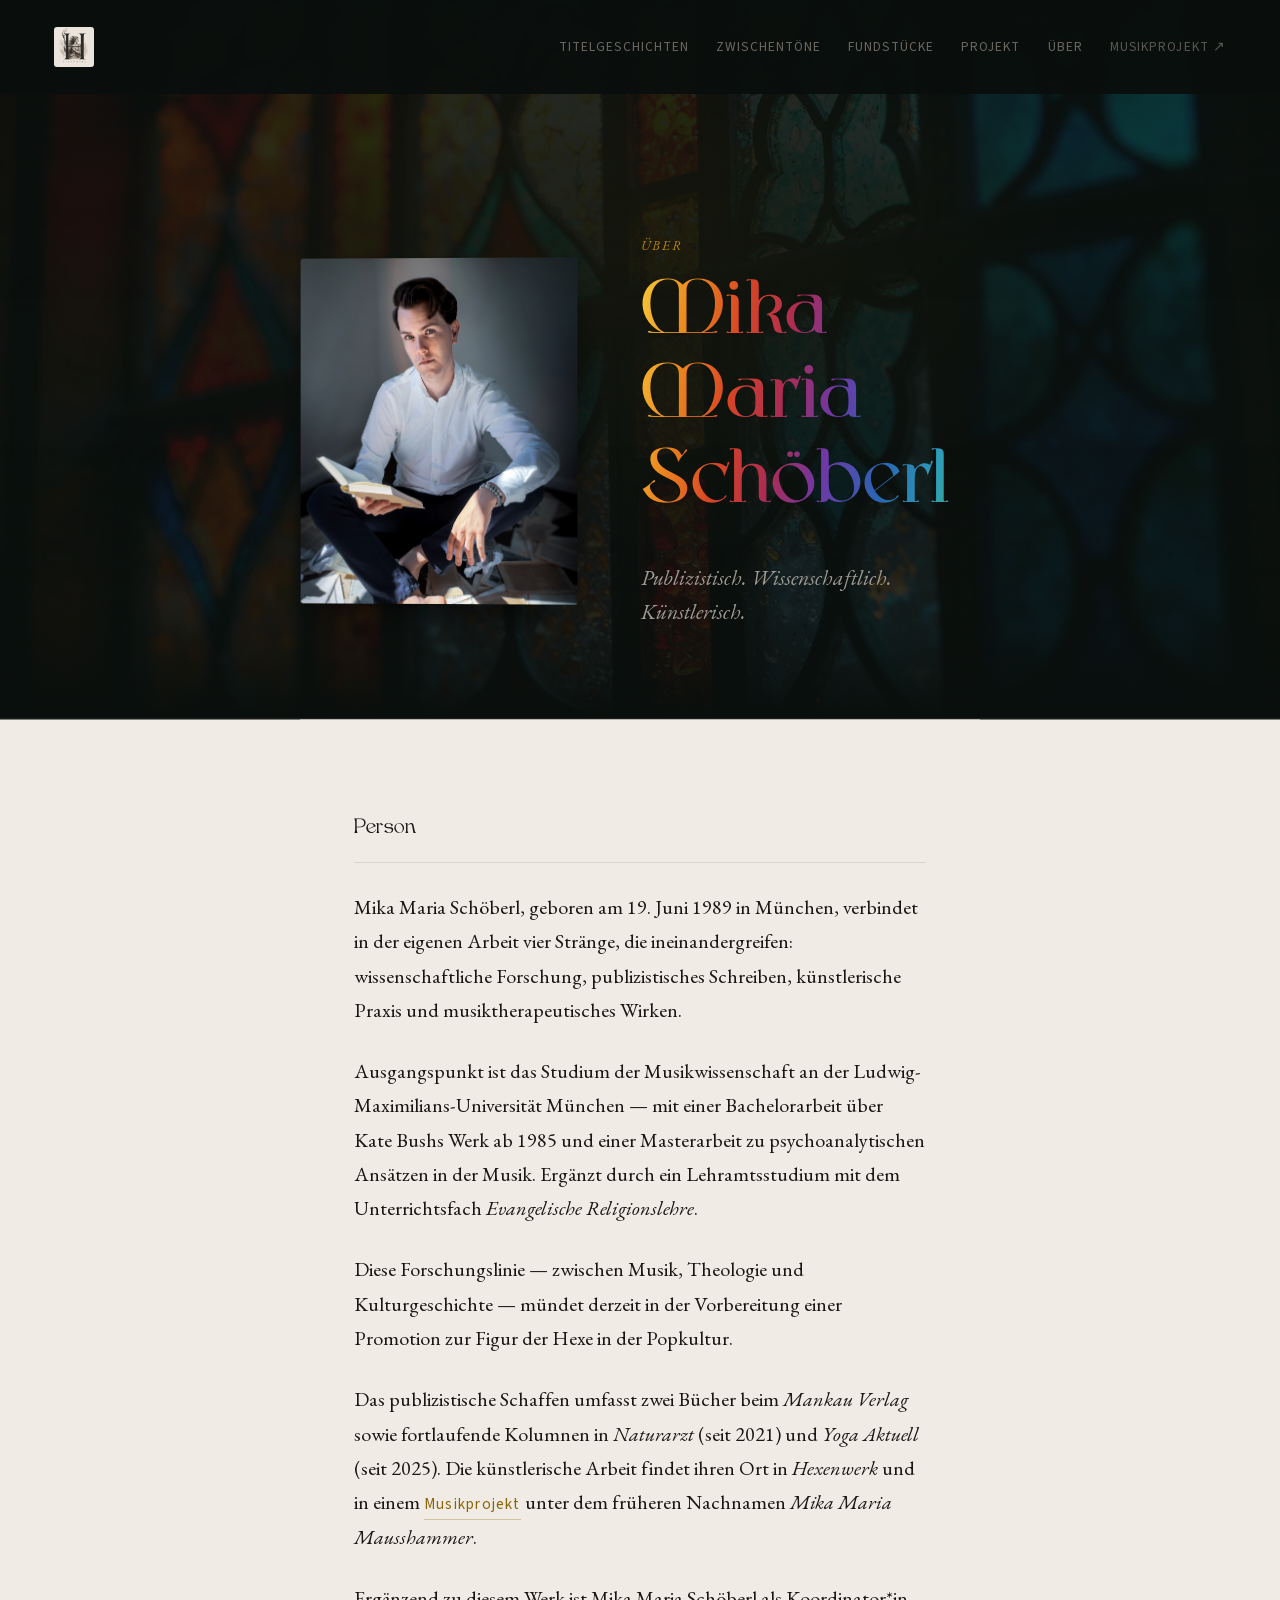
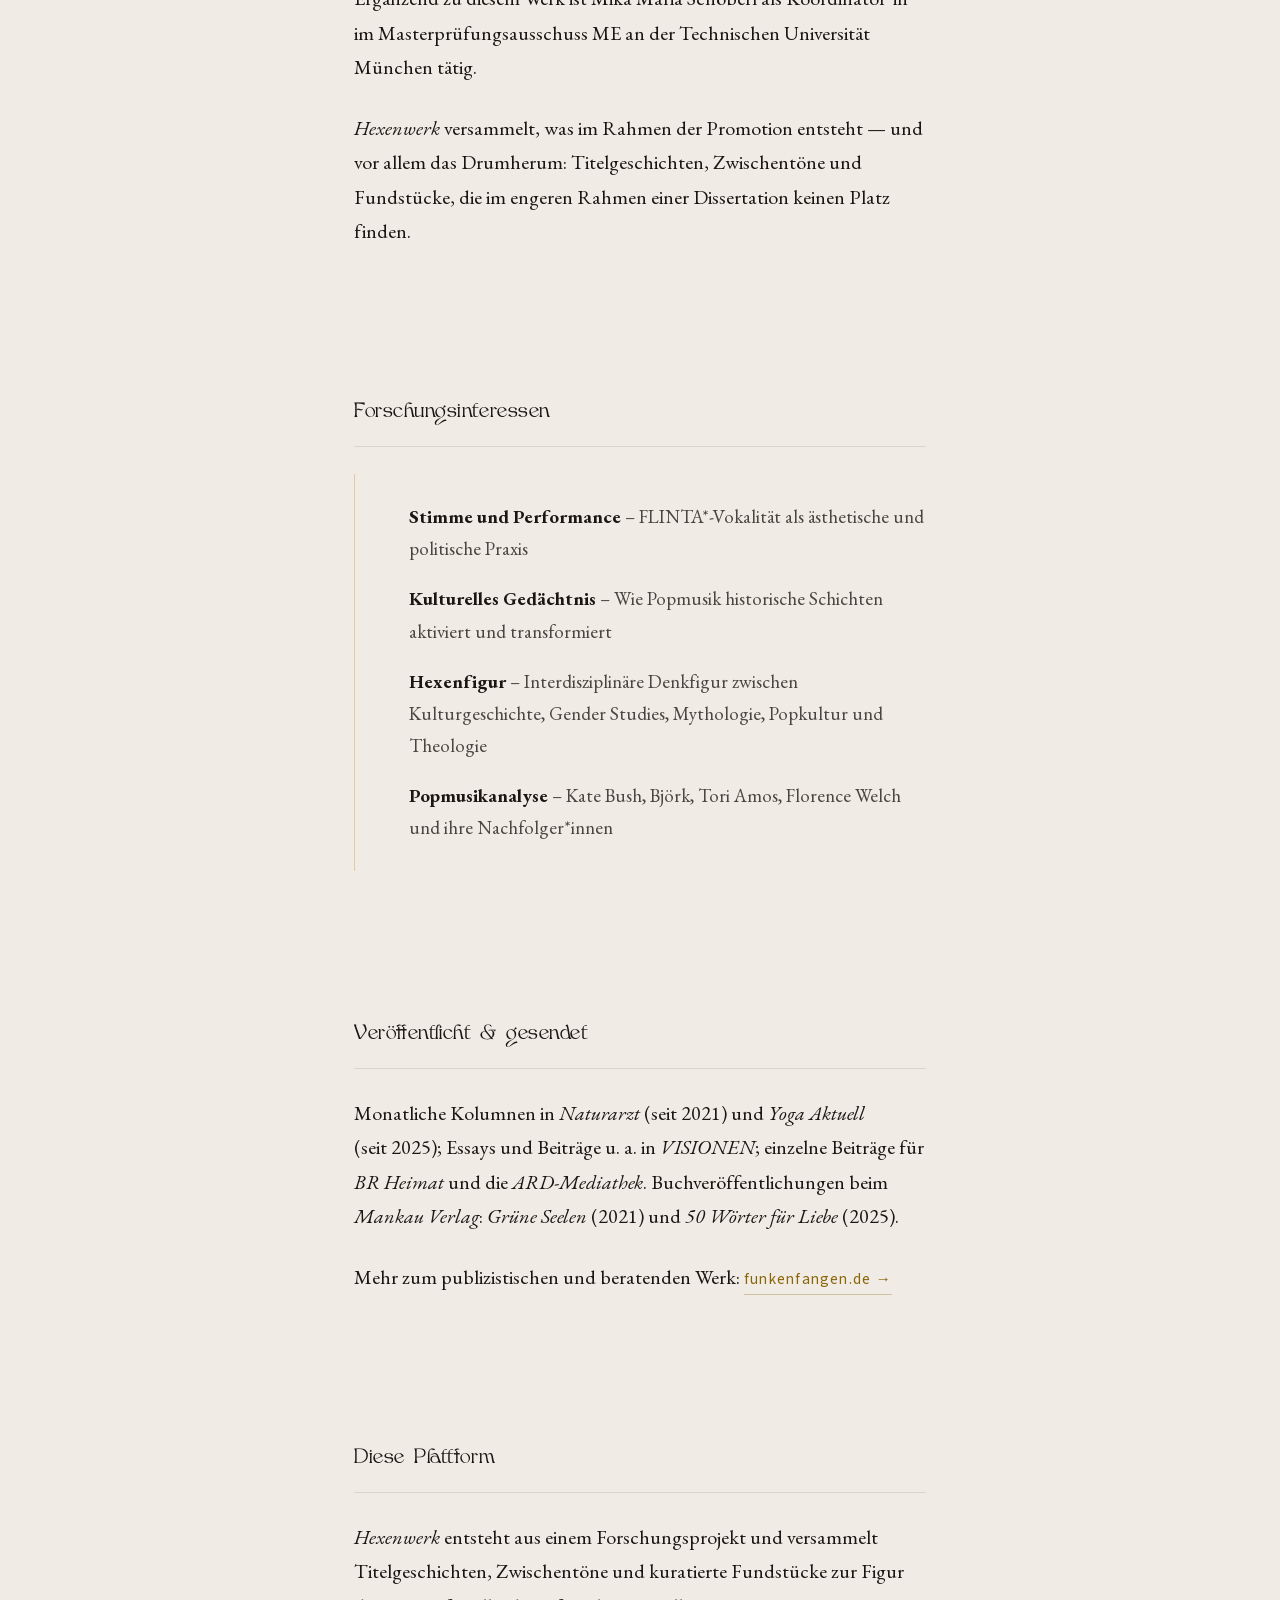
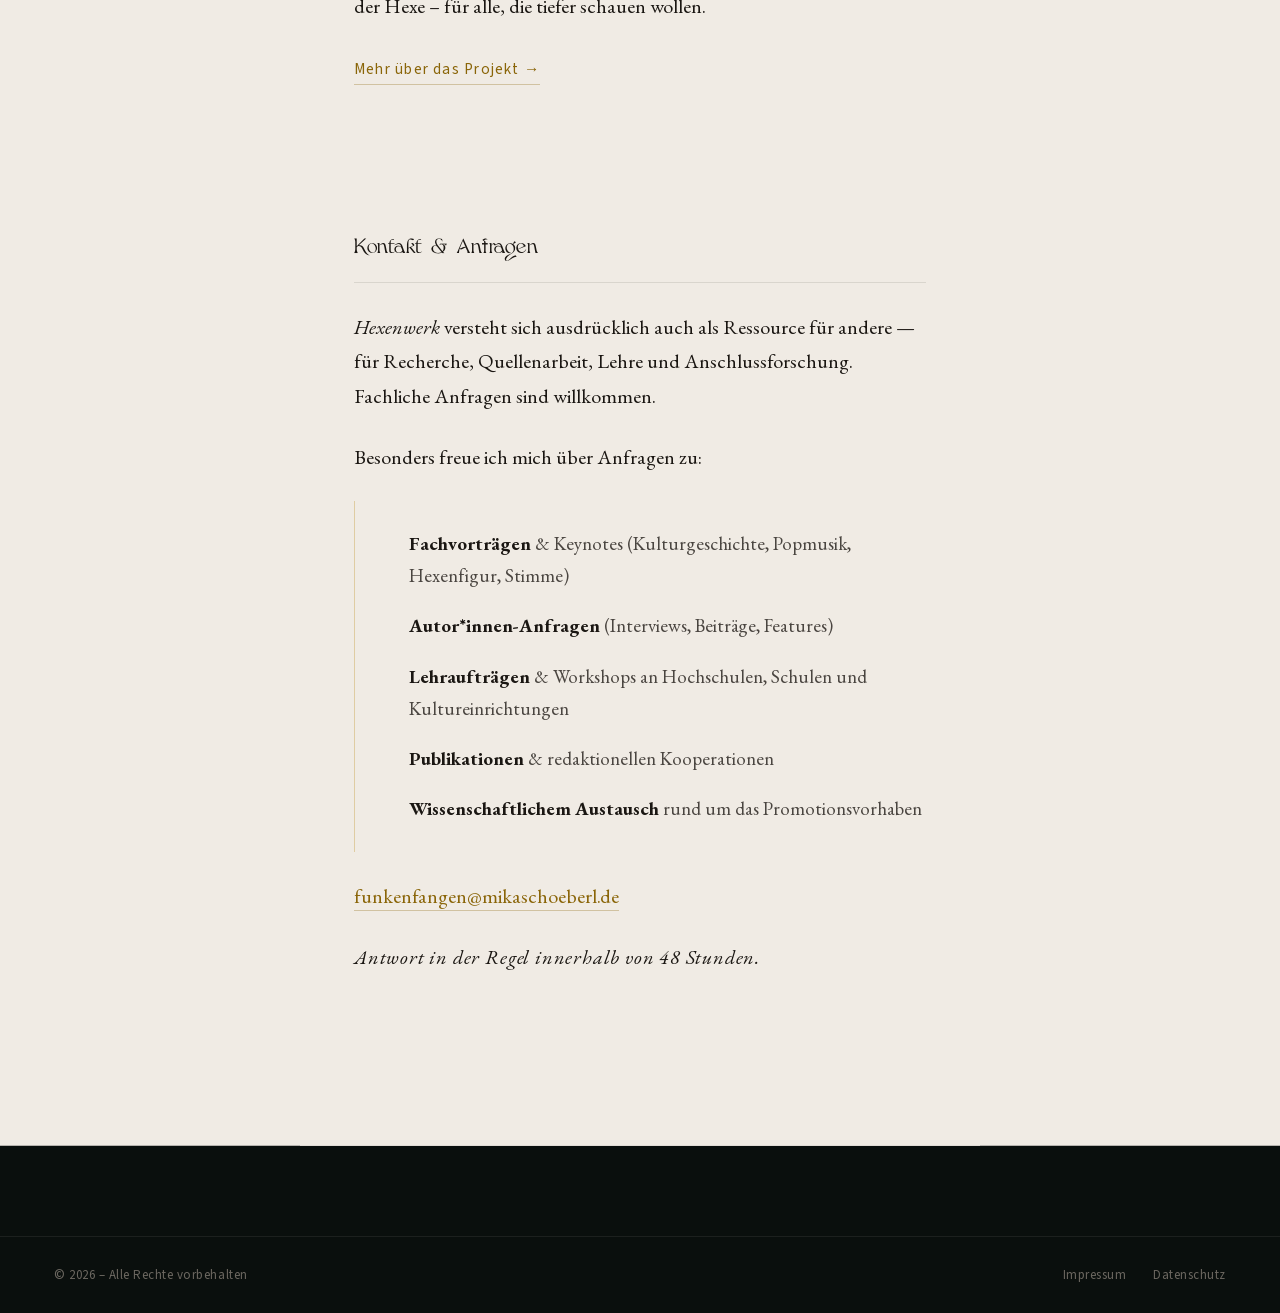
<file: ueber.html>
<!DOCTYPE html>
<html lang="de">
<head>
    <meta charset="UTF-8">
    <meta name="viewport" content="width=device-width, initial-scale=1.0">
    <title>Über – Hexenwerk</title>
    <meta name="description" content="Über Mika Maria Schöberl und das Forschungsprojekt Hexenwerk.">

    <!-- Open Graph -->
    <meta property="og:title" content="Über – Hexenwerk">
    <meta property="og:description" content="Über Mika Maria Schöberl und das Forschungsprojekt Hexenwerk.">
    <meta property="og:type" content="website">
    <meta name="twitter:card" content="summary">

    <link rel="icon" type="image/png" sizes="32x32" href="assets/images/brand/hexenwerk-logo-32.png">
    <link rel="icon" type="image/png" sizes="180x180" href="assets/images/brand/hexenwerk-logo-180.png">
    <link rel="apple-touch-icon" href="assets/images/brand/hexenwerk-logo-180.png">
    <link rel="stylesheet" href="assets/fonts/google/fonts.css?v=20261001e">
    <link rel="stylesheet" href="styles.css?v=20261001e">
</head>
<body>

    <a href="#ueber-content" class="skip-link">Zum Inhalt springen</a>

    <nav class="site-nav site-nav--essay" aria-label="Hauptnavigation">
        <a href="index.html" class="nav-logo" aria-label="Hexenwerk — Startseite">
            <img src="assets/images/brand/hexenwerk-logo.png" alt="Hexenwerk" class="nav-logo-img">
        </a>
        <button class="nav-toggle" aria-expanded="false" aria-controls="navLinks" aria-label="Menü öffnen">
            <span class="nav-toggle-bar"></span>
            <span class="nav-toggle-bar"></span>
            <span class="nav-toggle-bar"></span>
        </button>
        <div class="nav-links" id="navLinks">
            <a href="index.html#titelgeschichten">Titelgeschichten</a>
            <a href="index.html#zwischentoene">Zwischentöne</a>
            <a href="index.html#fundstuecke">Fundstücke</a>
            <a href="projekt.html">Projekt</a>
            <a href="ueber.html">Über</a>
            <a href="https://www.mikamariamausshammer.com/musik/" class="nav-external" target="_blank" rel="noopener">Musikprojekt<span aria-hidden="true"> ↗</span></a>
        </div>
    </nav>

    <header class="projekt-hero ueber-hero">
        <div class="page-hero-glass" aria-hidden="true">
            <picture>
                <source
                    type="image/webp"
                    sizes="100vw"
                    srcset="assets/images/hero/stained-glass-960.webp 960w,
                        assets/images/hero/stained-glass-1440.webp 1440w,
                        assets/images/hero/stained-glass-1920.webp 1920w,
                        assets/images/hero/stained-glass-2560.webp 2560w">
                <img src="assets/images/hero/stained-glass-1920.jpg" alt=""
                     class="stained-glass-base" decoding="async">
            </picture>
            <div class="stained-glass-window">
                <picture>
                    <source
                        type="image/webp"
                        sizes="100vw"
                        srcset="assets/images/hero/stained-glass-960.webp 960w,
                            assets/images/hero/stained-glass-1440.webp 1440w,
                            assets/images/hero/stained-glass-1920.webp 1920w,
                            assets/images/hero/stained-glass-2560.webp 2560w">
                    <img src="assets/images/hero/stained-glass-1920.jpg" alt=""
                         class="stained-glass-img" decoding="async">
                </picture>
            </div>
        </div>
        <div class="stained-glass-fade" aria-hidden="true"></div>
        <div class="ueber-hero-grid">
            <figure class="ueber-portrait">
                <img src="assets/images/brand/mika-portrait.jpg" alt="Porträt von Mika Maria Schöberl" class="ueber-portrait-img" loading="eager">
            </figure>
            <div class="ueber-hero-text">
                <p class="section-kicker">Über</p>
                <h1 class="projekt-title glass-text">Mika Maria Schöberl</h1>
                <p class="ueber-tagline">Publizistisch. Wissenschaftlich. Künstlerisch.</p>
            </div>
        </div>
    </header>

    <article class="projekt-body" id="ueber-content">

        <section class="projekt-section reveal">
            <h2 class="projekt-heading">Person</h2>
            <p>
                Mika Maria Schöberl, geboren am 19.&nbsp;Juni 1989 in München, verbindet in der eigenen Arbeit vier Stränge, die ineinandergreifen: wissenschaftliche Forschung, publizistisches Schreiben, künstlerische Praxis und musiktherapeutisches Wirken.
            </p>
            <p>
                Ausgangspunkt ist das Studium der Musikwissenschaft an der Ludwig-Maximilians-Universität München&nbsp;— mit einer Bachelorarbeit über Kate&nbsp;Bushs Werk ab 1985 und einer Masterarbeit zu psychoanalytischen Ansätzen in der Musik. Ergänzt durch ein Lehramtsstudium mit dem Unterrichtsfach <em>Evangelische Religionslehre</em>.
            </p>
            <p>
                Diese Forschungslinie&nbsp;— zwischen Musik, Theologie und Kulturgeschichte&nbsp;— mündet derzeit in der Vorbereitung einer Promotion zur Figur der Hexe in der Popkultur.
            </p>
            <p>
                Das publizistische Schaffen umfasst zwei Bücher beim <em>Mankau Verlag</em> sowie fortlaufende Kolumnen in <em>Naturarzt</em> (seit&nbsp;2021) und <em>Yoga&nbsp;Aktuell</em> (seit&nbsp;2025). Die künstlerische Arbeit findet ihren Ort in <em>Hexenwerk</em> und in einem <a href="https://www.mikamariamausshammer.com/musik/" class="focus-link" target="_blank" rel="noopener">Musikprojekt</a> unter dem früheren Nachnamen <em>Mika Maria Mausshammer</em>.
            </p>
            <p>
                Ergänzend zu diesem Werk ist Mika Maria Schöberl als Koordinator*in im Masterprüfungsausschuss ME an der Technischen Universität München tätig.
            </p>
            <p>
                <em>Hexenwerk</em> versammelt, was im Rahmen der Promotion entsteht&nbsp;— und vor allem das Drumherum: Titelgeschichten, Zwischentöne und Fundstücke, die im engeren Rahmen einer Dissertation keinen Platz finden.
            </p>
        </section>

        <section class="projekt-section reveal">
            <h2 class="projekt-heading">Forschungsinteressen</h2>
            <ul class="projekt-list">
                <li><strong>Stimme und Performance</strong>&nbsp;– FLINTA*-Vokalität als ästhetische und politische Praxis</li>
                <li><strong>Kulturelles Gedächtnis</strong>&nbsp;– Wie Popmusik historische Schichten aktiviert und transformiert</li>
                <li><strong>Hexenfigur</strong>&nbsp;– Interdisziplinäre Denkfigur zwischen Kulturgeschichte, Gender Studies, Mythologie, Popkultur und Theologie</li>
                <li><strong>Popmusikanalyse</strong>&nbsp;– Kate Bush, Björk, Tori Amos, Florence Welch und ihre Nachfolger*innen</li>
            </ul>
        </section>

        <section class="projekt-section reveal">
            <h2 class="projekt-heading">Veröffentlicht &amp; gesendet</h2>
            <p>
                Monatliche Kolumnen in <em>Naturarzt</em> (seit&nbsp;2021) und <em>Yoga&nbsp;Aktuell</em> (seit&nbsp;2025); Essays und Beiträge u.&nbsp;a. in <em>VISIONEN</em>; einzelne Beiträge für <em>BR&nbsp;Heimat</em> und die <em>ARD-Mediathek</em>. Buchveröffentlichungen beim <em>Mankau Verlag</em>: <em>Grüne Seelen</em> (2021) und <em>50&nbsp;Wörter für Liebe</em> (2025).
            </p>
            <p>
                Mehr zum publizistischen und beratenden Werk: <a href="https://funkenfangen.de" class="focus-link" target="_blank" rel="noopener">funkenfangen.de&nbsp;→</a>
            </p>
        </section>

        <section class="projekt-section reveal">
            <h2 class="projekt-heading">Diese Plattform</h2>
            <p>
                <em>Hexenwerk</em> entsteht aus einem Forschungsprojekt und versammelt Titelgeschichten, Zwischentöne und kuratierte Fundstücke zur Figur der Hexe&nbsp;– für alle, die tiefer schauen wollen.
            </p>
            <p>
                <a href="projekt.html" class="focus-link">Mehr über das Projekt →</a>
            </p>
        </section>

        <section class="projekt-section reveal">
            <h2 class="projekt-heading">Kontakt &amp; Anfragen</h2>
            <p>
                <em>Hexenwerk</em> versteht sich ausdrücklich auch als Ressource für andere&nbsp;— für Recherche, Quellenarbeit, Lehre und Anschlussforschung. Fachliche Anfragen sind willkommen.
            </p>
            <p>
                Besonders freue ich mich über Anfragen zu:
            </p>
            <ul class="projekt-list">
                <li><strong>Fachvorträgen</strong> &amp; Keynotes (Kulturgeschichte, Popmusik, Hexenfigur, Stimme)</li>
                <li><strong>Autor*innen-Anfragen</strong> (Interviews, Beiträge, Features)</li>
                <li><strong>Lehraufträgen</strong> &amp; Workshops an Hochschulen, Schulen und Kultureinrichtungen</li>
                <li><strong>Publikationen</strong> &amp; redaktionellen Kooperationen</li>
                <li><strong>Wissenschaftlichem Austausch</strong> rund um das Promotionsvorhaben</li>
            </ul>
            <p>
                <a href="mailto:funkenfangen@mikaschoeberl.de" class="legal-link">funkenfangen@mikaschoeberl.de</a>
            </p>
            <p class="ueber-response-hint">Antwort in der Regel innerhalb von 48&nbsp;Stunden.</p>
        </section>

    </article>

    <footer class="site-footer">
        <div class="footer-bottom-inner">
            <p>&copy; 2026 – Alle Rechte vorbehalten</p>
            <div class="footer-legal-links">
                <a href="impressum.html">Impressum</a>
                <a href="datenschutz.html">Datenschutz</a>
            </div>
        </div>
    </footer>

    <script src="main.js?v=20261001e"></script>
</body>
</html>
</file>
<file: assets/fonts/google/fonts.css>
/* ============================================================
   SCHRIFTEN — lokal ausgeliefert
   Diese fünf Familien kamen früher über fonts.googleapis.com. Dabei
   ging die IP-Adresse jedes Besuchers an Google in die USA, noch bevor
   überhaupt etwas zugestimmt werden konnte. Jetzt liegen die Dateien
   im Projekt und kommen vom eigenen Server.
   Die unicode-range-Angaben sind unverändert übernommen: Der Browser
   lädt weiterhin nur die Zeichensätze, die eine Seite wirklich braucht,
   statt jede Datei auf Verdacht.
   Alle fünf Familien stehen unter der SIL Open Font License, die das
   Selbst-Ausliefern ausdrücklich erlaubt.
   ============================================================ */

@font-face {
    font-family: 'Cormorant Garamond';
    font-style: italic;
    font-weight: 300;
    font-display: swap;
    src: url('cormorant-garamond-300-italic-latin-ext.woff2') format('woff2');
    unicode-range: U+0100-02BA, U+02BD-02C5, U+02C7-02CC, U+02CE-02D7, U+02DD-02FF, U+0304, U+0308, U+0329, U+1D00-1DBF, U+1E00-1E9F, U+1EF2-1EFF, U+2020, U+20A0-20AB, U+20AD-20C4, U+2113, U+2C60-2C7F, U+A720-A7FF;
}

@font-face {
    font-family: 'Cormorant Garamond';
    font-style: italic;
    font-weight: 300;
    font-display: swap;
    src: url('cormorant-garamond-300-italic-latin.woff2') format('woff2');
    unicode-range: U+0000-00FF, U+0131, U+0152-0153, U+02BB-02BC, U+02C6, U+02DA, U+02DC, U+0304, U+0308, U+0329, U+2000-206F, U+20AC, U+2122, U+2191, U+2193, U+2212, U+2215, U+FEFF, U+FFFD;
}

@font-face {
    font-family: 'Cormorant Garamond';
    font-style: italic;
    font-weight: 400;
    font-display: swap;
    src: url('cormorant-garamond-400-italic-latin-ext.woff2') format('woff2');
    unicode-range: U+0100-02BA, U+02BD-02C5, U+02C7-02CC, U+02CE-02D7, U+02DD-02FF, U+0304, U+0308, U+0329, U+1D00-1DBF, U+1E00-1E9F, U+1EF2-1EFF, U+2020, U+20A0-20AB, U+20AD-20C4, U+2113, U+2C60-2C7F, U+A720-A7FF;
}

@font-face {
    font-family: 'Cormorant Garamond';
    font-style: italic;
    font-weight: 400;
    font-display: swap;
    src: url('cormorant-garamond-400-italic-latin.woff2') format('woff2');
    unicode-range: U+0000-00FF, U+0131, U+0152-0153, U+02BB-02BC, U+02C6, U+02DA, U+02DC, U+0304, U+0308, U+0329, U+2000-206F, U+20AC, U+2122, U+2191, U+2193, U+2212, U+2215, U+FEFF, U+FFFD;
}

@font-face {
    font-family: 'Cormorant Garamond';
    font-style: italic;
    font-weight: 500;
    font-display: swap;
    src: url('cormorant-garamond-500-italic-latin-ext.woff2') format('woff2');
    unicode-range: U+0100-02BA, U+02BD-02C5, U+02C7-02CC, U+02CE-02D7, U+02DD-02FF, U+0304, U+0308, U+0329, U+1D00-1DBF, U+1E00-1E9F, U+1EF2-1EFF, U+2020, U+20A0-20AB, U+20AD-20C4, U+2113, U+2C60-2C7F, U+A720-A7FF;
}

@font-face {
    font-family: 'Cormorant Garamond';
    font-style: italic;
    font-weight: 500;
    font-display: swap;
    src: url('cormorant-garamond-500-italic-latin.woff2') format('woff2');
    unicode-range: U+0000-00FF, U+0131, U+0152-0153, U+02BB-02BC, U+02C6, U+02DA, U+02DC, U+0304, U+0308, U+0329, U+2000-206F, U+20AC, U+2122, U+2191, U+2193, U+2212, U+2215, U+FEFF, U+FFFD;
}

@font-face {
    font-family: 'Cormorant Garamond';
    font-style: italic;
    font-weight: 600;
    font-display: swap;
    src: url('cormorant-garamond-600-italic-latin-ext.woff2') format('woff2');
    unicode-range: U+0100-02BA, U+02BD-02C5, U+02C7-02CC, U+02CE-02D7, U+02DD-02FF, U+0304, U+0308, U+0329, U+1D00-1DBF, U+1E00-1E9F, U+1EF2-1EFF, U+2020, U+20A0-20AB, U+20AD-20C4, U+2113, U+2C60-2C7F, U+A720-A7FF;
}

@font-face {
    font-family: 'Cormorant Garamond';
    font-style: italic;
    font-weight: 600;
    font-display: swap;
    src: url('cormorant-garamond-600-italic-latin.woff2') format('woff2');
    unicode-range: U+0000-00FF, U+0131, U+0152-0153, U+02BB-02BC, U+02C6, U+02DA, U+02DC, U+0304, U+0308, U+0329, U+2000-206F, U+20AC, U+2122, U+2191, U+2193, U+2212, U+2215, U+FEFF, U+FFFD;
}

@font-face {
    font-family: 'Cormorant Garamond';
    font-style: normal;
    font-weight: 300;
    font-display: swap;
    src: url('cormorant-garamond-300-latin-ext.woff2') format('woff2');
    unicode-range: U+0100-02BA, U+02BD-02C5, U+02C7-02CC, U+02CE-02D7, U+02DD-02FF, U+0304, U+0308, U+0329, U+1D00-1DBF, U+1E00-1E9F, U+1EF2-1EFF, U+2020, U+20A0-20AB, U+20AD-20C4, U+2113, U+2C60-2C7F, U+A720-A7FF;
}

@font-face {
    font-family: 'Cormorant Garamond';
    font-style: normal;
    font-weight: 300;
    font-display: swap;
    src: url('cormorant-garamond-300-latin.woff2') format('woff2');
    unicode-range: U+0000-00FF, U+0131, U+0152-0153, U+02BB-02BC, U+02C6, U+02DA, U+02DC, U+0304, U+0308, U+0329, U+2000-206F, U+20AC, U+2122, U+2191, U+2193, U+2212, U+2215, U+FEFF, U+FFFD;
}

@font-face {
    font-family: 'Cormorant Garamond';
    font-style: normal;
    font-weight: 400;
    font-display: swap;
    src: url('cormorant-garamond-400-latin-ext.woff2') format('woff2');
    unicode-range: U+0100-02BA, U+02BD-02C5, U+02C7-02CC, U+02CE-02D7, U+02DD-02FF, U+0304, U+0308, U+0329, U+1D00-1DBF, U+1E00-1E9F, U+1EF2-1EFF, U+2020, U+20A0-20AB, U+20AD-20C4, U+2113, U+2C60-2C7F, U+A720-A7FF;
}

@font-face {
    font-family: 'Cormorant Garamond';
    font-style: normal;
    font-weight: 400;
    font-display: swap;
    src: url('cormorant-garamond-400-latin.woff2') format('woff2');
    unicode-range: U+0000-00FF, U+0131, U+0152-0153, U+02BB-02BC, U+02C6, U+02DA, U+02DC, U+0304, U+0308, U+0329, U+2000-206F, U+20AC, U+2122, U+2191, U+2193, U+2212, U+2215, U+FEFF, U+FFFD;
}

@font-face {
    font-family: 'Cormorant Garamond';
    font-style: normal;
    font-weight: 500;
    font-display: swap;
    src: url('cormorant-garamond-500-latin-ext.woff2') format('woff2');
    unicode-range: U+0100-02BA, U+02BD-02C5, U+02C7-02CC, U+02CE-02D7, U+02DD-02FF, U+0304, U+0308, U+0329, U+1D00-1DBF, U+1E00-1E9F, U+1EF2-1EFF, U+2020, U+20A0-20AB, U+20AD-20C4, U+2113, U+2C60-2C7F, U+A720-A7FF;
}

@font-face {
    font-family: 'Cormorant Garamond';
    font-style: normal;
    font-weight: 500;
    font-display: swap;
    src: url('cormorant-garamond-500-latin.woff2') format('woff2');
    unicode-range: U+0000-00FF, U+0131, U+0152-0153, U+02BB-02BC, U+02C6, U+02DA, U+02DC, U+0304, U+0308, U+0329, U+2000-206F, U+20AC, U+2122, U+2191, U+2193, U+2212, U+2215, U+FEFF, U+FFFD;
}

@font-face {
    font-family: 'Cormorant Garamond';
    font-style: normal;
    font-weight: 600;
    font-display: swap;
    src: url('cormorant-garamond-600-latin-ext.woff2') format('woff2');
    unicode-range: U+0100-02BA, U+02BD-02C5, U+02C7-02CC, U+02CE-02D7, U+02DD-02FF, U+0304, U+0308, U+0329, U+1D00-1DBF, U+1E00-1E9F, U+1EF2-1EFF, U+2020, U+20A0-20AB, U+20AD-20C4, U+2113, U+2C60-2C7F, U+A720-A7FF;
}

@font-face {
    font-family: 'Cormorant Garamond';
    font-style: normal;
    font-weight: 600;
    font-display: swap;
    src: url('cormorant-garamond-600-latin.woff2') format('woff2');
    unicode-range: U+0000-00FF, U+0131, U+0152-0153, U+02BB-02BC, U+02C6, U+02DA, U+02DC, U+0304, U+0308, U+0329, U+2000-206F, U+20AC, U+2122, U+2191, U+2193, U+2212, U+2215, U+FEFF, U+FFFD;
}

@font-face {
    font-family: 'Cormorant Garamond';
    font-style: normal;
    font-weight: 700;
    font-display: swap;
    src: url('cormorant-garamond-700-latin-ext.woff2') format('woff2');
    unicode-range: U+0100-02BA, U+02BD-02C5, U+02C7-02CC, U+02CE-02D7, U+02DD-02FF, U+0304, U+0308, U+0329, U+1D00-1DBF, U+1E00-1E9F, U+1EF2-1EFF, U+2020, U+20A0-20AB, U+20AD-20C4, U+2113, U+2C60-2C7F, U+A720-A7FF;
}

@font-face {
    font-family: 'Cormorant Garamond';
    font-style: normal;
    font-weight: 700;
    font-display: swap;
    src: url('cormorant-garamond-700-latin.woff2') format('woff2');
    unicode-range: U+0000-00FF, U+0131, U+0152-0153, U+02BB-02BC, U+02C6, U+02DA, U+02DC, U+0304, U+0308, U+0329, U+2000-206F, U+20AC, U+2122, U+2191, U+2193, U+2212, U+2215, U+FEFF, U+FFFD;
}

@font-face {
    font-family: 'EB Garamond';
    font-style: italic;
    font-weight: 400;
    font-display: swap;
    src: url('eb-garamond-400-italic-latin-ext.woff2') format('woff2');
    unicode-range: U+0100-02BA, U+02BD-02C5, U+02C7-02CC, U+02CE-02D7, U+02DD-02FF, U+0304, U+0308, U+0329, U+1D00-1DBF, U+1E00-1E9F, U+1EF2-1EFF, U+2020, U+20A0-20AB, U+20AD-20C4, U+2113, U+2C60-2C7F, U+A720-A7FF;
}

@font-face {
    font-family: 'EB Garamond';
    font-style: italic;
    font-weight: 400;
    font-display: swap;
    src: url('eb-garamond-400-italic-latin.woff2') format('woff2');
    unicode-range: U+0000-00FF, U+0131, U+0152-0153, U+02BB-02BC, U+02C6, U+02DA, U+02DC, U+0304, U+0308, U+0329, U+2000-206F, U+20AC, U+2122, U+2191, U+2193, U+2212, U+2215, U+FEFF, U+FFFD;
}

@font-face {
    font-family: 'EB Garamond';
    font-style: italic;
    font-weight: 500;
    font-display: swap;
    src: url('eb-garamond-500-italic-latin-ext.woff2') format('woff2');
    unicode-range: U+0100-02BA, U+02BD-02C5, U+02C7-02CC, U+02CE-02D7, U+02DD-02FF, U+0304, U+0308, U+0329, U+1D00-1DBF, U+1E00-1E9F, U+1EF2-1EFF, U+2020, U+20A0-20AB, U+20AD-20C4, U+2113, U+2C60-2C7F, U+A720-A7FF;
}

@font-face {
    font-family: 'EB Garamond';
    font-style: italic;
    font-weight: 500;
    font-display: swap;
    src: url('eb-garamond-500-italic-latin.woff2') format('woff2');
    unicode-range: U+0000-00FF, U+0131, U+0152-0153, U+02BB-02BC, U+02C6, U+02DA, U+02DC, U+0304, U+0308, U+0329, U+2000-206F, U+20AC, U+2122, U+2191, U+2193, U+2212, U+2215, U+FEFF, U+FFFD;
}

@font-face {
    font-family: 'EB Garamond';
    font-style: italic;
    font-weight: 600;
    font-display: swap;
    src: url('eb-garamond-600-italic-latin-ext.woff2') format('woff2');
    unicode-range: U+0100-02BA, U+02BD-02C5, U+02C7-02CC, U+02CE-02D7, U+02DD-02FF, U+0304, U+0308, U+0329, U+1D00-1DBF, U+1E00-1E9F, U+1EF2-1EFF, U+2020, U+20A0-20AB, U+20AD-20C4, U+2113, U+2C60-2C7F, U+A720-A7FF;
}

@font-face {
    font-family: 'EB Garamond';
    font-style: italic;
    font-weight: 600;
    font-display: swap;
    src: url('eb-garamond-600-italic-latin.woff2') format('woff2');
    unicode-range: U+0000-00FF, U+0131, U+0152-0153, U+02BB-02BC, U+02C6, U+02DA, U+02DC, U+0304, U+0308, U+0329, U+2000-206F, U+20AC, U+2122, U+2191, U+2193, U+2212, U+2215, U+FEFF, U+FFFD;
}

@font-face {
    font-family: 'EB Garamond';
    font-style: italic;
    font-weight: 700;
    font-display: swap;
    src: url('eb-garamond-700-italic-latin-ext.woff2') format('woff2');
    unicode-range: U+0100-02BA, U+02BD-02C5, U+02C7-02CC, U+02CE-02D7, U+02DD-02FF, U+0304, U+0308, U+0329, U+1D00-1DBF, U+1E00-1E9F, U+1EF2-1EFF, U+2020, U+20A0-20AB, U+20AD-20C4, U+2113, U+2C60-2C7F, U+A720-A7FF;
}

@font-face {
    font-family: 'EB Garamond';
    font-style: italic;
    font-weight: 700;
    font-display: swap;
    src: url('eb-garamond-700-italic-latin.woff2') format('woff2');
    unicode-range: U+0000-00FF, U+0131, U+0152-0153, U+02BB-02BC, U+02C6, U+02DA, U+02DC, U+0304, U+0308, U+0329, U+2000-206F, U+20AC, U+2122, U+2191, U+2193, U+2212, U+2215, U+FEFF, U+FFFD;
}

@font-face {
    font-family: 'EB Garamond';
    font-style: normal;
    font-weight: 400;
    font-display: swap;
    src: url('eb-garamond-400-latin-ext.woff2') format('woff2');
    unicode-range: U+0100-02BA, U+02BD-02C5, U+02C7-02CC, U+02CE-02D7, U+02DD-02FF, U+0304, U+0308, U+0329, U+1D00-1DBF, U+1E00-1E9F, U+1EF2-1EFF, U+2020, U+20A0-20AB, U+20AD-20C4, U+2113, U+2C60-2C7F, U+A720-A7FF;
}

@font-face {
    font-family: 'EB Garamond';
    font-style: normal;
    font-weight: 400;
    font-display: swap;
    src: url('eb-garamond-400-latin.woff2') format('woff2');
    unicode-range: U+0000-00FF, U+0131, U+0152-0153, U+02BB-02BC, U+02C6, U+02DA, U+02DC, U+0304, U+0308, U+0329, U+2000-206F, U+20AC, U+2122, U+2191, U+2193, U+2212, U+2215, U+FEFF, U+FFFD;
}

@font-face {
    font-family: 'EB Garamond';
    font-style: normal;
    font-weight: 500;
    font-display: swap;
    src: url('eb-garamond-500-latin-ext.woff2') format('woff2');
    unicode-range: U+0100-02BA, U+02BD-02C5, U+02C7-02CC, U+02CE-02D7, U+02DD-02FF, U+0304, U+0308, U+0329, U+1D00-1DBF, U+1E00-1E9F, U+1EF2-1EFF, U+2020, U+20A0-20AB, U+20AD-20C4, U+2113, U+2C60-2C7F, U+A720-A7FF;
}

@font-face {
    font-family: 'EB Garamond';
    font-style: normal;
    font-weight: 500;
    font-display: swap;
    src: url('eb-garamond-500-latin.woff2') format('woff2');
    unicode-range: U+0000-00FF, U+0131, U+0152-0153, U+02BB-02BC, U+02C6, U+02DA, U+02DC, U+0304, U+0308, U+0329, U+2000-206F, U+20AC, U+2122, U+2191, U+2193, U+2212, U+2215, U+FEFF, U+FFFD;
}

@font-face {
    font-family: 'EB Garamond';
    font-style: normal;
    font-weight: 600;
    font-display: swap;
    src: url('eb-garamond-600-latin-ext.woff2') format('woff2');
    unicode-range: U+0100-02BA, U+02BD-02C5, U+02C7-02CC, U+02CE-02D7, U+02DD-02FF, U+0304, U+0308, U+0329, U+1D00-1DBF, U+1E00-1E9F, U+1EF2-1EFF, U+2020, U+20A0-20AB, U+20AD-20C4, U+2113, U+2C60-2C7F, U+A720-A7FF;
}

@font-face {
    font-family: 'EB Garamond';
    font-style: normal;
    font-weight: 600;
    font-display: swap;
    src: url('eb-garamond-600-latin.woff2') format('woff2');
    unicode-range: U+0000-00FF, U+0131, U+0152-0153, U+02BB-02BC, U+02C6, U+02DA, U+02DC, U+0304, U+0308, U+0329, U+2000-206F, U+20AC, U+2122, U+2191, U+2193, U+2212, U+2215, U+FEFF, U+FFFD;
}

@font-face {
    font-family: 'EB Garamond';
    font-style: normal;
    font-weight: 700;
    font-display: swap;
    src: url('eb-garamond-700-latin-ext.woff2') format('woff2');
    unicode-range: U+0100-02BA, U+02BD-02C5, U+02C7-02CC, U+02CE-02D7, U+02DD-02FF, U+0304, U+0308, U+0329, U+1D00-1DBF, U+1E00-1E9F, U+1EF2-1EFF, U+2020, U+20A0-20AB, U+20AD-20C4, U+2113, U+2C60-2C7F, U+A720-A7FF;
}

@font-face {
    font-family: 'EB Garamond';
    font-style: normal;
    font-weight: 700;
    font-display: swap;
    src: url('eb-garamond-700-latin.woff2') format('woff2');
    unicode-range: U+0000-00FF, U+0131, U+0152-0153, U+02BB-02BC, U+02C6, U+02DA, U+02DC, U+0304, U+0308, U+0329, U+2000-206F, U+20AC, U+2122, U+2191, U+2193, U+2212, U+2215, U+FEFF, U+FFFD;
}

@font-face {
    font-family: 'EB Garamond';
    font-style: normal;
    font-weight: 800;
    font-display: swap;
    src: url('eb-garamond-800-latin-ext.woff2') format('woff2');
    unicode-range: U+0100-02BA, U+02BD-02C5, U+02C7-02CC, U+02CE-02D7, U+02DD-02FF, U+0304, U+0308, U+0329, U+1D00-1DBF, U+1E00-1E9F, U+1EF2-1EFF, U+2020, U+20A0-20AB, U+20AD-20C4, U+2113, U+2C60-2C7F, U+A720-A7FF;
}

@font-face {
    font-family: 'EB Garamond';
    font-style: normal;
    font-weight: 800;
    font-display: swap;
    src: url('eb-garamond-800-latin.woff2') format('woff2');
    unicode-range: U+0000-00FF, U+0131, U+0152-0153, U+02BB-02BC, U+02C6, U+02DA, U+02DC, U+0304, U+0308, U+0329, U+2000-206F, U+20AC, U+2122, U+2191, U+2193, U+2212, U+2215, U+FEFF, U+FFFD;
}

@font-face {
    font-family: 'IM Fell English';
    font-style: italic;
    font-weight: 400;
    font-display: swap;
    src: url('im-fell-english-400-italic-latin.woff2') format('woff2');
    unicode-range: U+0000-00FF, U+0131, U+0152-0153, U+02BB-02BC, U+02C6, U+02DA, U+02DC, U+0304, U+0308, U+0329, U+2000-206F, U+20AC, U+2122, U+2191, U+2193, U+2212, U+2215, U+FEFF, U+FFFD;
}

@font-face {
    font-family: 'IM Fell English';
    font-style: normal;
    font-weight: 400;
    font-display: swap;
    src: url('im-fell-english-400-latin.woff2') format('woff2');
    unicode-range: U+0000-00FF, U+0131, U+0152-0153, U+02BB-02BC, U+02C6, U+02DA, U+02DC, U+0304, U+0308, U+0329, U+2000-206F, U+20AC, U+2122, U+2191, U+2193, U+2212, U+2215, U+FEFF, U+FFFD;
}

@font-face {
    font-family: 'IM Fell English SC';
    font-style: normal;
    font-weight: 400;
    font-display: swap;
    src: url('im-fell-english-sc-400-latin.woff2') format('woff2');
    unicode-range: U+0000-00FF, U+0131, U+0152-0153, U+02BB-02BC, U+02C6, U+02DA, U+02DC, U+0304, U+0308, U+0329, U+2000-206F, U+20AC, U+2122, U+2191, U+2193, U+2212, U+2215, U+FEFF, U+FFFD;
}

@font-face {
    font-family: 'Source Sans 3';
    font-style: italic;
    font-weight: 300;
    font-display: swap;
    src: url('source-sans-3-300-italic-latin-ext.woff2') format('woff2');
    unicode-range: U+0100-02BA, U+02BD-02C5, U+02C7-02CC, U+02CE-02D7, U+02DD-02FF, U+0304, U+0308, U+0329, U+1D00-1DBF, U+1E00-1E9F, U+1EF2-1EFF, U+2020, U+20A0-20AB, U+20AD-20C4, U+2113, U+2C60-2C7F, U+A720-A7FF;
}

@font-face {
    font-family: 'Source Sans 3';
    font-style: italic;
    font-weight: 300;
    font-display: swap;
    src: url('source-sans-3-300-italic-latin.woff2') format('woff2');
    unicode-range: U+0000-00FF, U+0131, U+0152-0153, U+02BB-02BC, U+02C6, U+02DA, U+02DC, U+0304, U+0308, U+0329, U+2000-206F, U+20AC, U+2122, U+2191, U+2193, U+2212, U+2215, U+FEFF, U+FFFD;
}

@font-face {
    font-family: 'Source Sans 3';
    font-style: italic;
    font-weight: 400;
    font-display: swap;
    src: url('source-sans-3-400-italic-latin-ext.woff2') format('woff2');
    unicode-range: U+0100-02BA, U+02BD-02C5, U+02C7-02CC, U+02CE-02D7, U+02DD-02FF, U+0304, U+0308, U+0329, U+1D00-1DBF, U+1E00-1E9F, U+1EF2-1EFF, U+2020, U+20A0-20AB, U+20AD-20C4, U+2113, U+2C60-2C7F, U+A720-A7FF;
}

@font-face {
    font-family: 'Source Sans 3';
    font-style: italic;
    font-weight: 400;
    font-display: swap;
    src: url('source-sans-3-400-italic-latin.woff2') format('woff2');
    unicode-range: U+0000-00FF, U+0131, U+0152-0153, U+02BB-02BC, U+02C6, U+02DA, U+02DC, U+0304, U+0308, U+0329, U+2000-206F, U+20AC, U+2122, U+2191, U+2193, U+2212, U+2215, U+FEFF, U+FFFD;
}

@font-face {
    font-family: 'Source Sans 3';
    font-style: normal;
    font-weight: 300;
    font-display: swap;
    src: url('source-sans-3-300-latin-ext.woff2') format('woff2');
    unicode-range: U+0100-02BA, U+02BD-02C5, U+02C7-02CC, U+02CE-02D7, U+02DD-02FF, U+0304, U+0308, U+0329, U+1D00-1DBF, U+1E00-1E9F, U+1EF2-1EFF, U+2020, U+20A0-20AB, U+20AD-20C4, U+2113, U+2C60-2C7F, U+A720-A7FF;
}

@font-face {
    font-family: 'Source Sans 3';
    font-style: normal;
    font-weight: 300;
    font-display: swap;
    src: url('source-sans-3-300-latin.woff2') format('woff2');
    unicode-range: U+0000-00FF, U+0131, U+0152-0153, U+02BB-02BC, U+02C6, U+02DA, U+02DC, U+0304, U+0308, U+0329, U+2000-206F, U+20AC, U+2122, U+2191, U+2193, U+2212, U+2215, U+FEFF, U+FFFD;
}

@font-face {
    font-family: 'Source Sans 3';
    font-style: normal;
    font-weight: 400;
    font-display: swap;
    src: url('source-sans-3-400-latin-ext.woff2') format('woff2');
    unicode-range: U+0100-02BA, U+02BD-02C5, U+02C7-02CC, U+02CE-02D7, U+02DD-02FF, U+0304, U+0308, U+0329, U+1D00-1DBF, U+1E00-1E9F, U+1EF2-1EFF, U+2020, U+20A0-20AB, U+20AD-20C4, U+2113, U+2C60-2C7F, U+A720-A7FF;
}

@font-face {
    font-family: 'Source Sans 3';
    font-style: normal;
    font-weight: 400;
    font-display: swap;
    src: url('source-sans-3-400-latin.woff2') format('woff2');
    unicode-range: U+0000-00FF, U+0131, U+0152-0153, U+02BB-02BC, U+02C6, U+02DA, U+02DC, U+0304, U+0308, U+0329, U+2000-206F, U+20AC, U+2122, U+2191, U+2193, U+2212, U+2215, U+FEFF, U+FFFD;
}

@font-face {
    font-family: 'Source Sans 3';
    font-style: normal;
    font-weight: 500;
    font-display: swap;
    src: url('source-sans-3-500-latin-ext.woff2') format('woff2');
    unicode-range: U+0100-02BA, U+02BD-02C5, U+02C7-02CC, U+02CE-02D7, U+02DD-02FF, U+0304, U+0308, U+0329, U+1D00-1DBF, U+1E00-1E9F, U+1EF2-1EFF, U+2020, U+20A0-20AB, U+20AD-20C4, U+2113, U+2C60-2C7F, U+A720-A7FF;
}

@font-face {
    font-family: 'Source Sans 3';
    font-style: normal;
    font-weight: 500;
    font-display: swap;
    src: url('source-sans-3-500-latin.woff2') format('woff2');
    unicode-range: U+0000-00FF, U+0131, U+0152-0153, U+02BB-02BC, U+02C6, U+02DA, U+02DC, U+0304, U+0308, U+0329, U+2000-206F, U+20AC, U+2122, U+2191, U+2193, U+2212, U+2215, U+FEFF, U+FFFD;
}

@font-face {
    font-family: 'Source Sans 3';
    font-style: normal;
    font-weight: 600;
    font-display: swap;
    src: url('source-sans-3-600-latin-ext.woff2') format('woff2');
    unicode-range: U+0100-02BA, U+02BD-02C5, U+02C7-02CC, U+02CE-02D7, U+02DD-02FF, U+0304, U+0308, U+0329, U+1D00-1DBF, U+1E00-1E9F, U+1EF2-1EFF, U+2020, U+20A0-20AB, U+20AD-20C4, U+2113, U+2C60-2C7F, U+A720-A7FF;
}

@font-face {
    font-family: 'Source Sans 3';
    font-style: normal;
    font-weight: 600;
    font-display: swap;
    src: url('source-sans-3-600-latin.woff2') format('woff2');
    unicode-range: U+0000-00FF, U+0131, U+0152-0153, U+02BB-02BC, U+02C6, U+02DA, U+02DC, U+0304, U+0308, U+0329, U+2000-206F, U+20AC, U+2122, U+2191, U+2193, U+2212, U+2215, U+FEFF, U+FFFD;
}
</file>
<file: styles.css>
/* ============================================================
   HEXENÄSTHETIKEN – Stylesheet v3
   Forschungsplattform
   ============================================================ */

/* ============================================================
   LOCAL FONTS — display only (large & medium headings)
   ============================================================ */

@font-face {
    font-family: 'Hermis Soul';
    src: url('assets/fonts/hermis-soul/Hermissoul-Regular.otf') format('opentype');
    font-weight: 400;
    font-style: normal;
    font-display: swap;
}

@font-face {
    font-family: 'Bjork Serif';
    src: url('assets/fonts/bjork-serif/CCSBjork-Light.otf') format('opentype');
    font-weight: 300;
    font-style: normal;
    font-display: swap;
}

@font-face {
    font-family: 'Bjork Serif';
    src: url('assets/fonts/bjork-serif/CCSBjork.otf') format('opentype');
    font-weight: 400;
    font-style: normal;
    font-display: swap;
}

@font-face {
    font-family: 'Bjork Serif';
    src: url('assets/fonts/bjork-serif/CCSBjork-Bold.otf') format('opentype');
    font-weight: 700;
    font-style: normal;
    font-display: swap;
}

:root {
    --bg-deep:        #0a0f0d;
    --bg-elevated:    #111a16;
    --bg-card:        #141e19;
    --bg-card-hover:  #1a2822;
    --text-primary:   #e8e4df;
    --text-secondary: #a09b94;
    --text-muted:     #6b6760;
    --accent:         #b8860b;
    --accent-light:   #d4a031;
    --accent-dim:     rgba(184, 134, 11, 0.15);
    --accent-glow:    rgba(184, 134, 11, 0.06);
    --border:         rgba(232, 228, 223, 0.08);
    --border-accent:  rgba(184, 134, 11, 0.3);

    --font-hero:      'Hermis Soul', 'IM Fell English', 'EB Garamond', 'Georgia', serif;
    --font-heading:   'Bjork Serif', 'EB Garamond', 'Cormorant Garamond', 'Georgia', serif;
    --font-display:   'EB Garamond', 'Cormorant Garamond', 'Georgia', serif;
    --font-archaic:   'IM Fell English', 'EB Garamond', 'Cormorant Garamond', 'Georgia', serif;
    --font-smallcaps: 'IM Fell English SC', 'EB Garamond', 'Cormorant Garamond', 'Georgia', serif;
    --font-body:      'Source Sans 3', 'Source Sans Pro', sans-serif;
    --font-reading:   'EB Garamond', 'Cormorant Garamond', 'Georgia', serif;

    /* Dark Academia palette */
    --burgundy:       #5c1a2a;
    --burgundy-dim:   rgba(92, 26, 42, 0.2);
    --parchment:      #d4cdc0;
    --parchment-dim:  rgba(212, 205, 192, 0.06);

    /* Light sections — parchment tones */
    --bg-light:       #f0ebe4;
    --bg-light-warm:  #e8e0d4;
    --text-dark:      #1a1612;
    --text-dark-secondary: #4a4540;
    --text-dark-muted: #7a756e;
    --border-light:   rgba(26, 22, 18, 0.1);
    --accent-on-light: #8a6508;

    --space-xs:  0.5rem;
    --space-sm:  1rem;
    --space-md:  1.5rem;
    --space-lg:  3rem;
    --space-xl:  5rem;
    --space-xxl: 8rem;

    --content-width:  680px;
    --wide-width:     960px;
    --max-width:      1200px;

    --ease-out:    cubic-bezier(0.16, 1, 0.3, 1);
    --ease-smooth: cubic-bezier(0.25, 0.1, 0.25, 1);
    --ease-snap:   cubic-bezier(0.23, 1, 0.32, 1);   /* stärkerer ease-out für UI-Interaktionen */
    --ease-press:  cubic-bezier(0.4, 0, 0.2, 1);     /* press/release Feedback */

    /* Motion timing — unified vocabulary */
    --dur-micro:    300ms;  /* hover, click feedback */
    --dur-standard: 600ms;  /* color, opacity changes */
    --dur-reveal:   900ms;  /* scroll reveals */
    --dur-hero:     1400ms; /* once-per-session hero entrances */
}

*, *::before, *::after {
    margin: 0;
    padding: 0;
    box-sizing: border-box;
}

html {
    font-size: 18px;
    scroll-behavior: smooth;
    -webkit-font-smoothing: antialiased;
    -moz-osx-font-smoothing: grayscale;
}

body {
    font-family: var(--font-body);
    font-weight: 400;
    line-height: 1.7;
    color: var(--text-primary);
    background-color: var(--bg-deep);
    overflow-x: hidden;
    /* Renaissance typography defaults: old-style numerals, ligatures */
    font-feature-settings: 'onum' 1, 'liga' 1, 'kern' 1;
}

a { color: inherit; text-decoration: none; }
img { max-width: 100%; display: block; }

::selection {
    background: var(--accent-dim);
    color: var(--text-primary);
}


/* ============================================================
   NAVIGATION
   ============================================================ */

.site-nav {
    position: fixed;
    top: 0;
    left: 0;
    right: 0;
    z-index: 100;
    display: flex;
    justify-content: space-between;
    align-items: center;
    padding: var(--space-md) var(--space-lg);
    transition: background 0.5s var(--ease-smooth), padding 0.4s var(--ease-smooth);
}

.site-nav.is-scrolled {
    background: rgba(10, 15, 13, 0.92);
    backdrop-filter: blur(12px);
    -webkit-backdrop-filter: blur(12px);
    padding-top: var(--space-sm);
    padding-bottom: var(--space-sm);
}

.site-nav--essay {
    background: rgba(10, 15, 13, 0.85);
    backdrop-filter: blur(12px);
    -webkit-backdrop-filter: blur(12px);
}

.nav-logo {
    display: inline-flex;
    align-items: center;
    font-family: var(--font-display);
    font-size: 1rem;
    font-weight: 500;
    letter-spacing: 0.04em;
    color: var(--text-secondary);
    transition:
        opacity 200ms var(--ease-snap),
        color 200ms var(--ease-snap),
        transform 140ms var(--ease-press);
}

@media (hover: hover) and (pointer: fine) {
    .nav-logo:hover { color: var(--text-primary); opacity: 0.85; }
}

.nav-logo:active {
    transform: scale(0.97);
}

.nav-logo-img {
    display: block;
    height: 40px;
    width: auto;
    border-radius: 3px;
}

.nav-links {
    display: flex;
    gap: var(--space-md);
    align-items: center;
}

.nav-external {
    opacity: 0.82;
    transition: opacity 200ms var(--ease-snap);
}

@media (hover: hover) and (pointer: fine) {
    .nav-external:hover {
        opacity: 1;
    }
}

.nav-links a {
    font-family: var(--font-body);
    font-size: 0.75rem;
    font-weight: 400;
    letter-spacing: 0.08em;
    text-transform: uppercase;
    color: var(--text-muted);
    transition: color 200ms var(--ease-snap);
}

@media (hover: hover) and (pointer: fine) {
    .nav-links a:hover { color: var(--text-primary); }
}


/* ============================================================
   SHARED: Section Kickers (für alle Sektionen)
   ============================================================ */

.section-kicker {
    font-family: var(--font-smallcaps);
    font-size: 0.82rem;
    font-weight: 400;
    letter-spacing: 0.28em;
    text-transform: uppercase;
    font-feature-settings: 'smcp' 1, 'onum' 1;
    color: var(--accent);
    margin-bottom: var(--space-md);
}


/* ============================================================
   HERO
   ============================================================ */

.hero {
    position: relative;
    min-height: 100vh;
    display: flex;
    align-items: center;
    justify-content: center;
    overflow: hidden;
}

.hero-bg {
    position: absolute;
    inset: -10% 0;
    z-index: 0;
    will-change: transform;
}

.hero-bg-img {
    width: 100%;
    height: 100%;
    object-fit: cover;
    object-position: center 30%;
    filter: brightness(0.35) saturate(0.6);
}

.hero-overlay {
    position: absolute;
    inset: 0;
    /* z-index 0 statt 1: Über dem Hintergrund liegt sie schon durch die
       Reihenfolge im Dokument. Die Buntglas-Ebene darüber kommt damit
       ohne eigenen z-index aus — und ohne z-index kapselt sie das
       Mischen ihrer Kinder nicht ab. */
    z-index: 0;
    background:
        radial-gradient(
            ellipse 80% 60% at 50% 45%,
            transparent 0%,
            rgba(10, 15, 13, 0.4) 50%,
            rgba(10, 15, 13, 0.85) 100%
        ),
        linear-gradient(
            to bottom,
            rgba(10, 15, 13, 0.2) 0%,
            transparent 30%,
            transparent 60%,
            var(--bg-deep) 100%
        );
}

/* Stained glass window layer — illuminated by cursor */
/* Buntglas-Fenster: Das Licht fällt dort durch, wo Cursor oder
   Finger stehen.
   Wichtig fürs Tempo: Die Maske sitzt auf einem fest großen
   Fenster-Element und bleibt selbst unverändert. Bewegt wird nur
   per transform — das Fenster nach vorn, das Bild um denselben
   Betrag zurück. So rastert der Browser die Maske ein einziges Mal
   und schiebt pro Frame nur noch fertige Ebenen. Vorher wurde die
   Maske bildschirmfüllend in jedem Frame neu gezeichnet, was
   schwache Geräte komplett ausgebremst hat. */
/* Licht statt Foto: Im Screen-Modus verschwinden die dunklen Stellen des
   Bildes — also das schwarze Bleiglas-Gerüst — im dunklen Grund, und nur
   die farbigen Scheiben leuchten heraus. Dadurch trägt schon eine
   niedrige Deckkraft, und der Header bleibt trotzdem ruhig.
   Der Mischmodus sitzt auf den beiden Bild-Ebenen, nicht auf dieser
   Hülle: Läge er auf der Gruppe, müsste der Browser bei jeder
   Zeigerbewegung die komplette Header-Fläche neu mischen. So mischt die
   ruhende Grundschicht einmal, und pro Frame nur noch der Lichtfleck in
   seinen eigenen Maßen.
   Der Verlauf liegt außerhalb: Screen kann nur aufhellen, ein Abdunkeln
   wäre darin wirkungslos. */
.hero-stained-glass {
    --glass-size: 1100px;
    position: absolute;
    inset: 0;
    overflow: hidden;
    pointer-events: none;
}

/* Grundschicht: liegt immer im Header, unabhängig von Maus, Finger
   oder Skript. Zur Mitte hin nimmt die Maske sie fast ganz zurück,
   damit der Titel ruhig bleibt; nach außen trägt sie die Farbe.
   Ein statisches Bild mit statischer Maske — der Browser zeichnet das
   einmal und rührt es danach nicht mehr an. */
.stained-glass-base {
    position: absolute;
    inset: 0;
    mix-blend-mode: screen;
    width: 100%;
    height: 100%;
    max-width: none;
    object-fit: cover;
    object-position: center 30%;
    opacity: 0.36;
    filter: saturate(1.45) brightness(1.05) contrast(1.03);
    -webkit-mask-image: radial-gradient(
        ellipse 76% 66% at 50% 46%,
        rgba(0,0,0,0.06) 0%,
        rgba(0,0,0,0.2) 38%,
        rgba(0,0,0,0.6) 70%,
        rgba(0,0,0,0.95) 100%
    );
    mask-image: radial-gradient(
        ellipse 76% 66% at 50% 46%,
        rgba(0,0,0,0.06) 0%,
        rgba(0,0,0,0.2) 38%,
        rgba(0,0,0,0.6) 70%,
        rgba(0,0,0,0.95) 100%
    );
}

/* Verlauf über der Grundschicht: nimmt sie oben zurück, damit die
   Navigation ruhig bleibt, und führt sie unten in den Seitenhintergrund
   über — sonst schneidet das Buntglas hart in die nächste Sektion.
   Liegt bewusst unter dem Cursor-Fenster, damit der Lichtfleck weiter
   ungedämpft durchkommt. */
.stained-glass-fade {
    position: absolute;
    inset: 0;
    z-index: 1;
    pointer-events: none;
    background: linear-gradient(
        to bottom,
        rgba(10, 15, 13, 0.6) 0%,
        rgba(10, 15, 13, 0.12) 13%,
        rgba(10, 15, 13, 0) 28%,
        rgba(10, 15, 13, 0) 64%,
        rgba(10, 15, 13, 0.22) 82%,
        rgba(10, 15, 13, 0.8) 95%,
        var(--bg-deep) 100%
    );
}

.stained-glass-window {
    position: absolute;
    top: 0;
    left: 0;
    mix-blend-mode: screen;
    width: var(--glass-size);
    height: var(--glass-size);
    margin-left: calc(var(--glass-size) / -2);
    margin-top: calc(var(--glass-size) / -2);
    /* Startposition: Bildmitte — JS übernimmt ab dem ersten Zeiger */
    transform: translate3d(50vw, 50vh, 0);
    opacity: 0;
    transition: opacity 1s var(--ease-out);
    -webkit-mask-image: radial-gradient(
        circle closest-side at 50% 50%,
        rgba(0,0,0,1) 0%,
        rgba(0,0,0,0.75) 20%,
        rgba(0,0,0,0.4) 40%,
        rgba(0,0,0,0.1) 60%,
        rgba(0,0,0,0) 75%
    );
    mask-image: radial-gradient(
        circle closest-side at 50% 50%,
        rgba(0,0,0,1) 0%,
        rgba(0,0,0,0.75) 20%,
        rgba(0,0,0,0.4) 40%,
        rgba(0,0,0,0.1) 60%,
        rgba(0,0,0,0) 75%
    );
}

.stained-glass-img {
    position: absolute;
    top: 0;
    left: 0;
    /* Maße des Hero-Bereichs — JS hält sie aktuell, die Fallbacks
       greifen, solange noch kein Skript gelaufen ist. */
    width: var(--hero-w, 100vw);
    height: var(--hero-h, 100vh);
    max-width: none;
    object-fit: cover;
    object-position: center 30%;
    /* Bewusst ohne filter: Diese Ebene wandert mit dem Zeiger, ein Filter
       darauf müsste in jedem Frame neu gerechnet werden. Die Aufhellung
       übernimmt der Screen-Modus ohnehin. */
    transform: translate3d(
        calc(var(--glass-size) / 2 - 50vw),
        calc(var(--glass-size) / 2 - 50vh),
        0
    );
}

.hero-stained-glass.is-active .stained-glass-window,
.page-hero-glass.is-active .stained-glass-window {
    opacity: 1;
}

/* GPU-Ebenen erst anlegen, wenn das Fenster wirklich leuchtet. Die
   Einblendung dauert eine Sekunde — Zeit genug fuer den Browser, die
   Ebenen vorzubereiten. Dauerhaft gesetzt haelt will-change hier zwei
   grosse Texturen im Speicher, auch wenn nichts zu sehen ist. */
.hero-stained-glass.is-active .stained-glass-window,
.hero-stained-glass.is-active .stained-glass-img,
.page-hero-glass.is-active .stained-glass-window,
.page-hero-glass.is-active .stained-glass-img {
    will-change: transform;
}

@media (max-width: 640px) {
    .hero-stained-glass {
        --glass-size: 620px;
    }

    /* Hochformat: Der Header ist schmal und hoch, die Ellipse der Maske
       lässt oben und unten breite Bänder voll stehen. Zusammen mit dem
       Screen-Modus wird das schnell zu hell — deshalb hier zurückhaltender. */
    .stained-glass-base {
        opacity: 0.26;
    }
}

.hero-grain {
    position: absolute;
    inset: 0;
    z-index: 2;
    opacity: 0.04;
    background-image: url("data:image/svg+xml,%3Csvg viewBox='0 0 256 256' xmlns='http://www.w3.org/2000/svg'%3E%3Cfilter id='noise'%3E%3CfeTurbulence type='fractalNoise' baseFrequency='0.9' numOctaves='4' stitchTiles='stitch'/%3E%3C/filter%3E%3Crect width='100%25' height='100%25' filter='url(%23noise)' opacity='1'/%3E%3C/svg%3E");
    background-repeat: repeat;
    background-size: 128px 128px;
    pointer-events: none;
}

.hero-inner {
    position: relative;
    z-index: 3;
    text-align: center;
    max-width: var(--wide-width);
    padding: 0 var(--space-lg);
}

.hero-overline {
    font-family: var(--font-smallcaps);
    font-size: 0.88rem;
    font-weight: 400;
    letter-spacing: 0.3em;
    text-transform: uppercase;
    font-feature-settings: 'smcp' 1, 'onum' 1;
    color: var(--accent);
    margin-bottom: var(--space-md);
    opacity: 0;
    animation: fadeUp 1s var(--ease-out) 0.3s forwards;
}

.hero-title {
    font-family: var(--font-display);
    font-size: clamp(3rem, 8vw, 7.5rem);
    font-weight: 400;
    line-height: 1.1;
    letter-spacing: -0.025em;
    color: var(--text-primary);
    margin-bottom: var(--space-md);
    padding-bottom: 0.08em;
}

.hero-subtitle {
    font-family: var(--font-display);
    font-size: clamp(0.95rem, 1.8vw, 1.25rem);
    font-weight: 400;
    font-style: italic;
    line-height: 1.55;
    color: var(--text-secondary);
    margin-bottom: var(--space-lg);
    max-width: 640px;
    margin-left: auto;
    margin-right: auto;
    opacity: 0;
    animation: fadeUp 1.4s var(--ease-out) 0.75s forwards;
}

.hero-line {
    width: 48px;
    height: 1px;
    background: var(--accent);
    margin: 0 auto;
    opacity: 0;
    animation: fadeUp 1s var(--ease-out) 1s forwards;
}

.hero-scroll-hint {
    position: absolute;
    bottom: var(--space-lg);
    left: 50%;
    transform: translateX(-50%);
    z-index: 3;
    display: flex;
    flex-direction: column;
    align-items: center;
    gap: var(--space-xs);
    opacity: 0;
    animation: fadeUp 1s var(--ease-out) 1.5s forwards;
}

.hero-scroll-hint span {
    font-size: 0.65rem;
    letter-spacing: 0.15em;
    text-transform: uppercase;
    color: var(--text-muted);
    /* Optical centering: letter-spacing adds trailing space; compensate with padding-left */
    padding-left: 0.15em;
}

.hero-scroll-line {
    width: 1px;
    height: 32px;
    background: var(--text-muted);
    animation: scrollPulse 2.5s var(--ease-smooth) infinite 2s;
    transform-origin: top center;
}

@keyframes scrollPulse {
    0%   { opacity: 0.3; transform: scaleY(0.4); }
    50%  { opacity: 0.7; transform: scaleY(1); }
    100% { opacity: 0.3; transform: scaleY(0.4); }
}


/* ============================================================
   HERO SPLIT TEXT — per-character entrance
   JS wraps each character in .hero-char spans.
   ============================================================ */

@keyframes charReveal {
    from {
        opacity: 0;
        transform: translateY(60px);
        filter: blur(8px);
    }
    to {
        opacity: 1;
        transform: translateY(0);
        filter: blur(0);
    }
}

.hero-title .hero-char {
    display: inline-block;
    opacity: 0;
    animation: charReveal 0.9s var(--ease-out) forwards;
    will-change: transform, opacity, filter;
}

/* Whitespace characters should not be inline-block (they collapse) */
.hero-title .hero-char--space {
    width: 0.3em;
}

/* When split text is active, remove the block-level animation */
.hero-title.is-split {
    opacity: 1;
    animation: none;
}

/* Split chars inherit the glass-text gradient */
.hero-title.glass-text.is-split .hero-char {
    background-image: inherit;
    background-clip: text;
    -webkit-background-clip: text;
    -webkit-text-fill-color: transparent;
    color: transparent;
}


/* ============================================================
   SCROLL MARQUEE — horizontal scroll-driven text
   ============================================================ */

.scroll-marquee {
    overflow: hidden;
    padding: var(--space-md) 0;
    position: relative;
    white-space: nowrap;
    pointer-events: none;
    user-select: none;
    display: flex;
    flex-direction: column;
    gap: 0.3em;
}

.scroll-marquee-row {
    overflow: hidden;
    width: 100%;
}

.scroll-marquee-track {
    display: inline-flex;
    align-items: center;
    gap: 0;
    font-family: var(--font-hero);
    font-size: clamp(2.8rem, 8vw, 6.5rem);
    font-weight: 400;
    letter-spacing: -0.02em;
    line-height: 1.1;
    /* Same rainbow gradient as glass-text headlines — sharp & vivid.
       Die Sättigung steckt jetzt in den Farbwerten selbst (entspricht
       dem früheren filter: saturate(1.2)). Ein Filter auf dem bewegten
       Element zwingt den Browser, das riesige Textband in jedem Frame
       neu zu zeichnen — genau daran sind schwache Geräte hängen
       geblieben. */
    background-image: linear-gradient(
        100deg,
        #f8c631 0%,
        #ef8819 14%,
        #dd4521 28%,
        #b12b51 42%,
        #7037aa 56%,
        #2567b7 72%,
        #2b9ebb 86%,
        #41b34e 100%
    );
    -webkit-background-clip: text;
    background-clip: text;
    -webkit-text-fill-color: transparent;
    color: transparent;
    opacity: 1;
    animation: marquee-ltr 32s linear infinite;
}

.scroll-marquee-row--rtl .scroll-marquee-track {
    animation: marquee-rtl 36s linear infinite;
}

/* will-change nur, solange das Band wirklich sichtbar ist. Dauerhaft
   gesetzt hält es alle sechs Bänder gleichzeitig als GPU-Ebene im
   Speicher — auf Geräten mit wenig RAM gibt der Browser das Compositing
   dann auf und die Animation fällt zurück auf den Main-Thread. */
.scroll-marquee-track:not(.is-offscreen) {
    will-change: transform;
}

.scroll-marquee-track.is-offscreen {
    animation-play-state: paused;
}

.scroll-marquee-track span {
    flex-shrink: 0;
}

.marquee-dot {
    padding: 0 0.3em;
    opacity: 0.5;
    font-size: 0.6em;
}

@keyframes marquee-ltr {
    from { transform: translate3d(0, 0, 0); }
    to   { transform: translate3d(-50%, 0, 0); }
}

@keyframes marquee-rtl {
    from { transform: translate3d(-50%, 0, 0); }
    to   { transform: translate3d(0, 0, 0); }
}

/* Bei reduzierter Bewegung laufen die Bänder weiter, aber in gut einem
   Drittel des Tempos. Ganz anhalten war die reine Lehre — auf günstigen
   Geräten schaltet aber der Energiesparmodus diese Einstellung ein, ohne
   dass jemand sie bewusst gewählt hätte, und dort standen die Bänder
   dann einfach still. Ein langsames, gleichmäßiges Wandern löst kein
   Schwindelgefühl aus, ein Zucken oder Blinken wäre etwas anderes.
   Die !important sind nötig, weil der Sammel-Riegel weiter unten allen
   Elementen animation-duration und -iteration-count überschreibt. */
@media (prefers-reduced-motion: reduce) {
    .scroll-marquee-track {
        animation-duration: 96s !important;
        animation-iteration-count: infinite !important;
    }

    .scroll-marquee-row--rtl .scroll-marquee-track {
        animation-duration: 112s !important;
    }
}


/* ============================================================
   STICKY SECTION HEADERS — cinematic overlap
   Section titles pin, content scrolls over them.
   ============================================================ */

.essays-section,
.exkurse-section,
.archiv-section {
    position: relative;
}

/* Section titles — large but normal flow, no sticky */
.essays-section > .section-header .section-title,
.exkurse-section > .section-header .section-title,
.archiv-section > .section-header .section-title {
    font-size: clamp(3.2rem, 13vw, 7rem);
    line-height: 1.15;
    letter-spacing: -0.025em;
    margin-bottom: var(--space-md);
    padding-bottom: 0.12em;
}


/* ============================================================
   OVERSIZED SECTION NUMBERS — decorative parallax
   Generated via data-section-number attribute.
   ============================================================ */

[data-section-number] {
    position: relative;
}

.section-number-deco {
    position: absolute;
    top: 0;
    right: var(--space-lg);
    font-family: var(--font-display);
    font-size: clamp(8rem, 22vw, 18rem);
    font-weight: 400;
    font-style: italic;
    line-height: 1;
    color: var(--text-primary);
    opacity: 0.03;
    pointer-events: none;
    user-select: none;
    will-change: transform;
    z-index: 0;
}


/* ============================================================
   SCALE-ON-SCROLL — Perspectives grid zoom
   ============================================================ */

.perspectives-list {
    transform: scale(0.88);
    transition: transform 1.2s var(--ease-out);
    will-change: transform;
}

.perspectives-list.is-scaled {
    transform: scale(1);
}


/* ============================================================
   ESSAY CARDS — staggered overlap + rotation
   ============================================================ */

.essay-card:nth-child(2) {
    margin-top: calc(var(--space-lg) * -0.5);
    transform: rotate(0.8deg) translateY(20px);
    transition: transform 0.8s var(--ease-out), background-color 0.5s ease;
}

.essay-card:nth-child(3) {
    margin-top: calc(var(--space-lg) * -0.5);
    transform: rotate(-0.6deg) translateY(30px);
    transition: transform 0.8s var(--ease-out), background-color 0.5s ease;
}

.essay-card:nth-child(2).is-aligned,
.essay-card:nth-child(3).is-aligned {
    transform: rotate(0deg) translateY(0);
}


/* ============================================================
   FOCUS SECTION — giant background text "HEXE"
   ============================================================ */

.focus-section .focus-inner::before {
    content: 'HEXE';
    position: absolute;
    top: 50%;
    left: 50%;
    transform: translate(-50%, calc(-50% + var(--backdrop-y, 0px)));
    font-family: var(--font-display);
    font-size: clamp(10rem, 28vw, 22rem);
    font-weight: 400;
    letter-spacing: 0.05em;
    color: var(--text-dark);
    opacity: 0.04;
    pointer-events: none;
    user-select: none;
    white-space: nowrap;
    will-change: transform;
    z-index: 0;
}

.focus-inner {
    position: relative;
}

.focus-inner > * {
    position: relative;
    z-index: 1;
}


/* ============================================================
   MOBILE — disable heavy effects
   ============================================================ */

@media (max-width: 640px) {
    .scroll-marquee-track {
        font-size: clamp(2.5rem, 10vw, 4rem);
    }

    .section-number-deco {
        font-size: clamp(5rem, 18vw, 8rem);
        right: var(--space-md);
    }

    .essays-section > .section-header,
    .exkurse-section > .section-header,
    .archiv-section > .section-header {
        position: relative;
        top: auto;
    }

    .essay-card:nth-child(2),
    .essay-card:nth-child(3) {
        margin-top: 0;
        transform: none;
    }

    .focus-section .focus-inner::before {
        font-size: clamp(5rem, 20vw, 10rem);
    }
}


/* ============================================================
   INTRO
   ============================================================ */

.intro-section {
    padding: var(--space-xxl) var(--space-lg) var(--space-xl);
    display: flex;
    justify-content: center;
    background: var(--bg-light);
}

.intro-inner {
    max-width: 680px;
    text-align: center;
}

.intro-overline {
    font-family: var(--font-smallcaps);
    font-size: 0.88rem;
    font-weight: 400;
    letter-spacing: 0.3em;
    text-transform: uppercase;
    font-feature-settings: 'smcp' 1, 'onum' 1;
    color: var(--accent-on-light);
    margin-bottom: var(--space-md);
}

.intro-text {
    font-family: var(--font-archaic);
    font-size: 1.32rem;
    font-weight: 400;
    line-height: 1.7;
    color: var(--text-dark);
    margin-bottom: var(--space-md);
    font-feature-settings: 'onum' 1, 'liga' 1, 'dlig' 1, 'kern' 1;
}

.intro-text-secondary {
    font-family: var(--font-archaic);
    font-size: 1.32rem;
    line-height: 1.7;
    color: var(--text-dark-secondary);
    font-feature-settings: 'onum' 1, 'liga' 1, 'dlig' 1, 'kern' 1;
}


/* ============================================================
   PERSPEKTIVEN – Neue Sektion
   Signalisiert interdisziplinäre Breite ohne Rubriken-Overkill
   ============================================================ */

.perspectives-section {
    padding: var(--space-xl) var(--space-lg);
    max-width: var(--wide-width);
    margin: 0 auto;
    border-top: 1px solid var(--border);
}

.perspectives-inner {
    display: block;
}

.perspectives-title {
    font-family: var(--font-display);
    font-size: clamp(1.5rem, 3vw, 2rem);
    font-weight: 400;
    line-height: 1.3;
    color: var(--text-primary);
    margin-bottom: var(--space-lg);
    max-width: 520px;
}

.perspectives-list {
    list-style: none;
    display: grid;
    grid-template-columns: repeat(3, 1fr);
    gap: 1px;
    background: var(--border);
    margin-bottom: var(--space-lg);
    border: 1px solid var(--border);
}

.perspectives-list li {
    display: flex;
    align-items: center;
    gap: var(--space-sm);
    padding: var(--space-md);
    background: var(--bg-deep);
    transition: background 240ms var(--ease-snap);
}

@media (hover: hover) and (pointer: fine) {
    .perspectives-list li:hover {
        background: var(--bg-elevated);
    }
}

.perspective-number {
    font-family: var(--font-display);
    font-size: 0.8rem;
    font-style: italic;
    color: var(--accent);
    letter-spacing: 0.05em;
}

.perspective-name {
    font-family: var(--font-body);
    font-size: 0.88rem;
    color: var(--text-primary);
    letter-spacing: 0.02em;
}

.perspectives-note {
    font-family: var(--font-display);
    font-style: italic;
    font-size: 0.92rem;
    color: var(--text-muted);
    max-width: 520px;
}


/* ============================================================
   ESSAYS SECTION
   ============================================================ */

.essays-section {
    padding: var(--space-xl) var(--space-lg) var(--space-xl);
    max-width: var(--max-width);
    margin: 0 auto;
    position: relative;
    overflow: hidden;
}

.section-header {
    margin-bottom: var(--space-xl);
    padding-bottom: var(--space-lg);
    border-bottom: 1px solid var(--border);
    max-width: 640px;
}

.section-title {
    font-family: var(--font-display);
    font-size: clamp(2rem, 4vw, 2.8rem);
    font-weight: 400;
    color: var(--text-primary);
    margin-bottom: var(--space-sm);
    letter-spacing: -0.01em;
}

.section-claim {
    font-family: var(--font-archaic);
    font-style: italic;
    font-size: clamp(1.8rem, 5.5vw, 3rem);
    line-height: 1.15;
    color: var(--accent-light);
    margin-bottom: var(--space-md);
    letter-spacing: 0.015em;
    font-feature-settings: 'onum' 1, 'liga' 1, 'dlig' 1;
}

.section-description {
    font-size: 0.95rem;
    line-height: 1.7;
    color: var(--text-secondary);
    max-width: 560px;
}


/* --- Essay Card --- */
.essays-list {
    display: flex;
    flex-direction: column;
    gap: var(--space-lg);
}

.essay-card {
    display: grid;
    grid-template-columns: 300px 1fr;
    gap: var(--space-lg);
    padding: var(--space-md);
    border-radius: 4px;
    transition: background-color 280ms var(--ease-snap);
}

@media (hover: hover) and (pointer: fine) {
    .essay-card:hover {
        background-color: var(--bg-card-hover);
    }
}

.essay-card-image {
    aspect-ratio: 3 / 2;
    border-radius: 3px;
    overflow: hidden;
    position: relative;
}

/* Indirektes Scheinwerferlicht — folgt dem Cursor über dem Bild */
.essay-card-image::after {
    content: '';
    position: absolute;
    inset: 0;
    pointer-events: none;
    opacity: 0;
    transition: opacity 500ms var(--ease-out);
    background: radial-gradient(
        circle 260px at var(--spot-x, 50%) var(--spot-y, 50%),
        rgba(255, 235, 180, 0.45) 0%,
        rgba(255, 220, 140, 0.22) 25%,
        rgba(212, 160, 49, 0.12) 50%,
        transparent 75%
    );
    mix-blend-mode: soft-light;
    z-index: 3;
}

@media (hover: hover) and (pointer: fine) {
    .essay-card:hover .essay-card-image::after,
    .essay-card-image:hover::after {
        opacity: 1;
    }
}

.essay-card-img {
    width: 100%;
    height: 100%;
    object-fit: cover;
    filter: brightness(0.75) saturate(0.7);
    transition:
        filter 280ms var(--ease-snap),
        transform 400ms var(--ease-out);
}

@media (hover: hover) and (pointer: fine) {
    .essay-card:hover .essay-card-img {
        filter: brightness(0.85) saturate(0.85);
        transform: scale(1.03);
    }
}

.essay-card:active {
    transform: scale(0.99);
    transition: transform 120ms var(--ease-press);
}

.essay-card-content {
    display: flex;
    flex-direction: column;
    justify-content: center;
    padding: var(--space-xs) 0;
}

/* Tag System – Multiple Tags pro Essay */
.essay-card-tags {
    display: flex;
    gap: var(--space-sm);
    margin-bottom: var(--space-sm);
    flex-wrap: wrap;
}

.essay-card-tag {
    font-size: 0.66rem;
    font-weight: 500;
    letter-spacing: 0.14em;
    text-transform: uppercase;
    color: var(--accent);
    padding: 0.25rem 0.7rem;
    border: 1px solid var(--border-accent);
    border-radius: 2px;
}

.essay-card-title {
    font-family: var(--font-display);
    font-size: 1.35rem;
    font-weight: 500;
    line-height: 1.3;
    color: var(--text-primary);
    margin-bottom: var(--space-sm);
    transition: color 200ms var(--ease-snap);
}

@media (hover: hover) and (pointer: fine) {
    .essay-card:hover .essay-card-title {
        color: var(--accent-light);
    }
}

.essay-card-excerpt {
    font-size: 0.88rem;
    line-height: 1.7;
    color: var(--text-secondary);
    margin-bottom: var(--space-sm);
}

.essay-card-date {
    font-size: 0.72rem;
    color: var(--text-muted);
    letter-spacing: 0.06em;
}


/* ============================================================
   EXKURSE SECTION – Neue Ebene
   Kürzere Texte, kompaktere Darstellung
   ============================================================ */

.exkurse-section {
    padding: var(--space-xl) var(--space-lg);
    max-width: none;
    background: var(--bg-light);
}

.exkurse-section > .section-header,
.exkurse-section > .exkurse-list {
    max-width: var(--max-width);
    margin-left: auto;
    margin-right: auto;
}

.exkurse-list {
    display: grid;
    grid-template-columns: repeat(2, 1fr);
    gap: 1px;
    background: var(--border-light);
    border: 1px solid var(--border-light);
}

.exkurse-item {
    padding: var(--space-lg);
    background: var(--bg-light);
    transition: background 240ms var(--ease-snap);
    display: flex;
    flex-direction: column;
    gap: var(--space-sm);
}

@media (hover: hover) and (pointer: fine) {
    .exkurse-item:hover {
        background: var(--bg-light-warm);
    }
}

.exkurse-meta {
    display: flex;
    justify-content: space-between;
    align-items: center;
    margin-bottom: var(--space-xs);
}

.exkurse-tag {
    font-size: 0.65rem;
    font-weight: 500;
    letter-spacing: 0.16em;
    text-transform: uppercase;
    color: var(--accent-on-light);
}

.exkurse-date {
    font-size: 0.7rem;
    color: var(--text-dark-muted);
    letter-spacing: 0.06em;
    font-style: italic;
}

.exkurse-title {
    font-family: var(--font-display);
    font-size: 1.2rem;
    font-weight: 500;
    line-height: 1.4;
    color: var(--text-dark);
    transition: color 240ms var(--ease-snap);
}

@media (hover: hover) and (pointer: fine) {
    .exkurse-item:hover .exkurse-title {
        color: var(--accent-on-light);
    }
}

.exkurse-title em {
    font-style: italic;
}

.exkurse-excerpt {
    font-size: 0.88rem;
    line-height: 1.65;
    color: var(--text-dark-secondary);
}


/* ============================================================
   ARCHIV SECTION – Neue Ebene
   Zurzeit: Placeholder-Sektion (Archiv wächst langsam)
   ============================================================ */

.archiv-section {
    padding: var(--space-xl) var(--space-lg) var(--space-xxl);
    max-width: var(--max-width);
    margin: 0 auto;
}

.archiv-preview {
    padding: var(--space-xxl) var(--space-lg);
    border: 1px solid var(--border);
    text-align: center;
    background:
        radial-gradient(
            ellipse at center,
            var(--accent-glow) 0%,
            transparent 70%
        );
}

.archiv-placeholder {
    font-family: var(--font-display);
    font-style: italic;
    font-size: 1.05rem;
    color: var(--text-muted);
    max-width: 480px;
    margin: 0 auto;
    line-height: 1.6;
}


/* ============================================================
   FOCUS SECTION – Dissertationskern
   Zweistufige Positionierung: erst breit, dann fokussiert
   ============================================================ */

.focus-section {
    padding: var(--space-xxl) var(--space-lg);
    background: var(--bg-light-warm);
    border-top: 1px solid var(--border-light);
    border-bottom: 1px solid var(--border-light);
    position: relative;
    overflow: hidden;
}

.focus-section::before {
    content: '';
    position: absolute;
    inset: 0;
    background: radial-gradient(
        ellipse 60% 80% at 50% 50%,
        rgba(184, 134, 11, 0.04) 0%,
        transparent 70%
    );
    pointer-events: none;
}

.focus-inner {
    max-width: 720px;
    margin: 0 auto;
    text-align: center;
    position: relative;
    z-index: 1;
}

.focus-title {
    font-family: var(--font-display);
    font-size: clamp(2rem, 4.5vw, 3rem);
    font-weight: 400;
    line-height: 1.2;
    color: var(--text-dark);
    margin-bottom: var(--space-md);
    letter-spacing: -0.01em;
}

.focus-text {
    font-family: var(--font-display);
    font-size: 1.1rem;
    font-style: italic;
    line-height: 1.7;
    color: var(--text-dark);
    margin-bottom: var(--space-md);
}

.focus-text-secondary {
    font-family: var(--font-body);
    font-size: 0.95rem;
    line-height: 1.75;
    color: var(--text-dark-secondary);
    margin-bottom: var(--space-lg);
}

.focus-link {
    display: inline-block;
    font-family: var(--font-body);
    font-size: 0.85rem;
    letter-spacing: 0.08em;
    color: var(--accent-on-light);
    border-bottom: 1px solid rgba(138, 101, 8, 0.3);
    padding-bottom: 2px;
    transition:
        color 200ms var(--ease-snap),
        border-color 200ms var(--ease-snap),
        transform 140ms var(--ease-press);
}

@media (hover: hover) and (pointer: fine) {
    .focus-link:hover {
        color: var(--text-dark);
        border-bottom-color: var(--text-dark);
    }
}

.focus-link:active {
    transform: scale(0.97);
}


/* ============================================================
   ESSAY HERO
   ============================================================ */

.essay-hero {
    position: relative;
    min-height: 75vh;
    display: flex;
    align-items: flex-end;
    overflow: hidden;
}

.essay-hero-image {
    position: absolute;
    inset: -8% 0;
    z-index: 0;
    will-change: transform;
}

.essay-hero-img {
    width: 100%;
    height: 100%;
    object-fit: cover;
    object-position: center 40%;
    filter: brightness(0.35) saturate(0.55);
}

.essay-hero-overlay {
    position: absolute;
    inset: 0;
    z-index: 1;
    background:
        linear-gradient(
            to bottom,
            rgba(10, 15, 13, 0.15) 0%,
            rgba(10, 15, 13, 0.3) 40%,
            rgba(10, 15, 13, 0.7) 70%,
            var(--bg-deep) 100%
        );
}

.essay-hero-content {
    position: relative;
    z-index: 2;
    padding: var(--space-xxl) var(--space-lg) var(--space-xl);
    max-width: var(--wide-width);
    margin: 0 auto;
    width: 100%;
    opacity: 0;
    animation: fadeUp 1.2s var(--ease-out) 0.3s forwards;
}

.essay-hero-tags {
    display: flex;
    gap: var(--space-sm);
    margin-bottom: var(--space-md);
    flex-wrap: wrap;
}

.essay-hero-tag {
    font-size: 0.68rem;
    font-weight: 500;
    letter-spacing: 0.16em;
    text-transform: uppercase;
    color: var(--accent);
    padding: 0.3rem 0.8rem;
    border: 1px solid var(--border-accent);
    border-radius: 2px;
}

.essay-hero-title {
    font-family: var(--font-display);
    font-size: clamp(2rem, 5vw, 3.5rem);
    font-weight: 400;
    line-height: 1.15;
    letter-spacing: -0.01em;
    color: var(--text-primary);
    margin-bottom: var(--space-md);
    text-shadow: 0 2px 30px rgba(0, 0, 0, 0.4);
}

.essay-hero-meta {
    font-size: 0.82rem;
    color: var(--text-muted);
    letter-spacing: 0.04em;
}

.essay-hero-byline {
    font-family: var(--font-display);
    font-size: 0.95rem;
    font-style: italic;
    font-weight: 400;
    color: var(--text-secondary);
    letter-spacing: 0.02em;
    margin-top: var(--space-xs);
}

.essay-hero-byline span {
    color: var(--accent-light);
    font-style: normal;
    letter-spacing: 0.06em;
}

.essay-hero-credit {
    font-family: var(--font-body);
    font-size: 0.78rem;
    font-weight: 400;
    color: var(--text-muted);
    letter-spacing: 0.04em;
    margin-top: 0.6rem;
    padding-left: 0.9rem;
    border-left: 1px solid var(--border-accent, rgba(212,160,73,0.35));
}

.essay-hero-credit em {
    font-style: italic;
    color: var(--accent-light);
}

/* Print-only masthead — hidden on screen, appears at top of PDF */
.print-masthead {
    display: none;
}


/* ============================================================
   ESSAY BODY
   ============================================================ */

.essay-body {
    max-width: var(--content-width);
    margin: 0 auto;
    padding: var(--space-xl) var(--space-lg) var(--space-lg);
    /* Full-bleed parchment background for reading comfort */
    background: var(--bg-light);
    color: var(--text-dark);
    box-shadow: 0 0 0 100vmax var(--bg-light);
    clip-path: inset(0 -100vmax);
    position: relative;
}

.essay-body + .essay-body {
    padding-top: var(--space-lg);
}

.essay-body p {
    margin-bottom: var(--space-md);
    font-family: var(--font-reading);
    font-size: 1.12rem;
    line-height: 1.7;
    color: var(--text-dark);
    font-feature-settings: 'onum' 1, 'liga' 1, 'dlig' 1, 'kern' 1;
}

.essay-body em { font-style: italic; }

.essay-lead {
    font-family: var(--font-archaic);
    font-size: 1.28rem;
    font-weight: 400;
    line-height: 1.65;
    color: var(--text-dark);
    font-feature-settings: 'onum' 1, 'liga' 1, 'dlig' 1;
    margin-bottom: var(--space-lg) !important;
}

.essay-separator {
    width: 32px;
    height: 1px;
    background: var(--border-accent);
    margin: var(--space-xl) 0;
}

.essay-heading {
    font-family: var(--font-display);
    font-size: 1.55rem;
    font-weight: 500;
    line-height: 1.3;
    color: var(--text-dark);
    margin-top: var(--space-xl);
    margin-bottom: var(--space-md);
    letter-spacing: -0.01em;
}

.essay-pullquote {
    margin: var(--space-xl) 0;
    padding: var(--space-lg) 0 var(--space-lg) var(--space-lg);
    border-left: 2px solid var(--accent-on-light);
    position: relative;
}

.essay-pullquote::before {
    content: '';
    position: absolute;
    top: 0;
    left: 0;
    bottom: 0;
    width: 200px;
    background: linear-gradient(to right, var(--accent-glow), transparent);
    pointer-events: none;
    opacity: 0.6;
}

.essay-pullquote p {
    font-family: var(--font-archaic);
    font-size: 1.4rem;
    font-weight: 400;
    font-style: italic;
    line-height: 1.6;
    color: var(--text-dark);
    font-feature-settings: 'onum' 1, 'liga' 1, 'dlig' 1;
    margin-bottom: 0 !important;
    position: relative;
}

.essay-fullbleed {
    margin: var(--space-xxl) 0;
    position: relative;
    overflow: hidden;
}

.essay-fullbleed-img {
    width: 100%;
    height: 55vh;
    min-height: 360px;
    max-height: 600px;
    object-fit: cover;
    object-position: center;
    filter: brightness(0.5) saturate(0.6);
}

.essay-fullbleed::before,
.essay-fullbleed::after {
    content: '';
    position: absolute;
    left: 0;
    right: 0;
    height: 120px;
    z-index: 1;
    pointer-events: none;
}

.essay-fullbleed::before {
    top: 0;
    background: linear-gradient(to bottom, var(--bg-deep), transparent);
}

.essay-fullbleed::after {
    bottom: 0;
    background: linear-gradient(to top, var(--bg-deep), transparent);
}

.essay-fullbleed-caption {
    position: relative;
    z-index: 2;
    max-width: var(--content-width);
    margin: 0 auto;
    padding: var(--space-md) var(--space-lg) 0;
    font-family: var(--font-display);
    font-size: 0.82rem;
    font-style: italic;
    line-height: 1.6;
    color: var(--text-muted);
}

.essay-closing {
    margin-top: var(--space-xl);
    font-family: var(--font-display);
    font-size: 1.1rem;
    line-height: 1.8;
    color: var(--text-dark-secondary);
}


/* ============================================================
   ESSAY FOOTER
   ============================================================ */

.essay-footer {
    border-top: 1px solid var(--border);
    padding: var(--space-xl) var(--space-lg);
}

.essay-footer-inner {
    max-width: var(--content-width);
    margin: 0 auto;
}

.essay-back-link {
    font-size: 0.85rem;
    color: var(--text-muted);
    transition:
        color 200ms var(--ease-snap),
        transform 140ms var(--ease-press);
    display: inline-block;
    margin-bottom: var(--space-xl);
}

@media (hover: hover) and (pointer: fine) {
    .essay-back-link:hover { color: var(--accent); }
}

.essay-back-link:active {
    transform: scale(0.97);
}

.references-title {
    font-family: var(--font-display);
    font-size: 1rem;
    font-weight: 500;
    color: var(--text-secondary);
    margin-bottom: var(--space-md);
}

.references-list {
    list-style: none;
    display: flex;
    flex-direction: column;
    gap: var(--space-sm);
}

.references-list li {
    font-size: 0.82rem;
    line-height: 1.6;
    color: var(--text-muted);
    padding-left: var(--space-md);
    border-left: 1px solid var(--border);
}


/* ============================================================
   PROJEKT PAGE
   ============================================================ */

.projekt-hero {
    padding: calc(var(--space-xxl) + var(--space-xl)) var(--space-lg) var(--space-xl);
    display: flex;
    justify-content: center;
    border-bottom: 1px solid var(--border);
    position: relative;
    overflow: hidden;
}

.projekt-hero::before {
    content: '';
    position: absolute;
    inset: 0;
    background: radial-gradient(
        ellipse 50% 70% at 50% 30%,
        var(--accent-glow) 0%,
        transparent 70%
    );
    pointer-events: none;
}

.projekt-hero-inner {
    max-width: var(--content-width);
    text-align: center;
    position: relative;
    z-index: 1;
}

.projekt-title {
    font-family: var(--font-display);
    font-size: clamp(2.5rem, 6vw, 4.5rem);
    font-weight: 400;
    line-height: 1.1;
    letter-spacing: -0.02em;
    color: var(--text-primary);
    padding-bottom: 0.08em;
}

/* Buntglas-Grundschicht auch in den Unterseiten-Headern (Projekt,
   Über). Gleiches Bild, gleiche Maske, gleiche Ausblendung wie auf der
   Startseite — nur zurückhaltender, weil diese Header deutlich flacher
   sind und die Fläche dadurch dichter wirkt. Kein Cursor-Fenster:
   Diese Header sind Bild, keine Interaktion. */
.page-hero-glass {
    /* Kleiner als auf der Startseite: Diese Header sind nur rund ein
       Drittel so hoch, ein 1100er Fenster würde sie komplett ausfüllen
       und der Lichtfleck wäre nicht mehr als solcher zu erkennen. */
    --glass-size: 640px;
    position: absolute;
    inset: 0;
    overflow: hidden;
    pointer-events: none;
}

.page-hero-glass .stained-glass-base {
    opacity: 0.38;
}

/* Im Hochformat werden diese Header sehr hoch, die Maske drückt fast die
   ganze Fläche weg. Im Screen-Modus fallen zusätzlich die dunklen
   Bleistege heraus — hier braucht es also mehr, nicht weniger.
   Die Regel steht bewusst nach der Basisregel: Ein @media erhöht die
   Spezifität nicht, es zählt allein die Reihenfolge. */
@media (max-width: 640px) {
    /* Ein 640er Fenster wäre auf einem 375 px breiten Schirm breiter als
       der Header — der Lichtfleck wäre dann kein Fleck mehr. */
    .page-hero-glass {
        --glass-size: 400px;
    }

    /* Im Hochformat sind diese Header rund 780 px hoch statt 300 — die
       Prozentmarken des Querformat-Verlaufs decken dadurch ein Vielfaches
       an Fläche ab und löschen genau die Zonen, in denen die Maske Farbe
       zulässt. Also enger setzen. */
    .projekt-hero > .stained-glass-fade {
        background: linear-gradient(
            to bottom,
            rgba(10, 15, 13, 0.75) 0%,
            rgba(10, 15, 13, 0.2) 9%,
            rgba(10, 15, 13, 0) 20%,
            rgba(10, 15, 13, 0) 72%,
            rgba(10, 15, 13, 0.25) 88%,
            rgba(10, 15, 13, 0.85) 97%,
            var(--bg-deep) 100%
        );
    }

    /* Im Hochformat bleibt kaum freie Fläche: Titel und Porträt füllen den
       Header. Eine Ellipsen-Maske träfe hier nur noch schmale Randstreifen —
       deshalb gleichmäßig und dafür schwächer. Im Screen-Modus verschwinden
       die dunklen Bleistege ohnehin, es bleibt ein ruhiges Farbleuchten. */
    .page-hero-glass .stained-glass-base {
        opacity: 0.44;
        -webkit-mask-image: none;
        mask-image: none;
    }
}

/* Flacher Header: Der Verlauf braucht andere Marken als über die volle
   Bildschirmhöhe — oben früher frei, unten früher zu. */
.projekt-hero > .stained-glass-fade {
    z-index: 0;
    background: linear-gradient(
        to bottom,
        rgba(10, 15, 13, 0.72) 0%,
        rgba(10, 15, 13, 0.15) 20%,
        rgba(10, 15, 13, 0) 42%,
        rgba(10, 15, 13, 0) 62%,
        rgba(10, 15, 13, 0.3) 84%,
        rgba(10, 15, 13, 0.85) 96%,
        var(--bg-deep) 100%
    );
}


/* ============================================================
   ÜBER PAGE — portrait + bio hero
   ============================================================ */

.ueber-hero {
    padding: calc(var(--space-xxl) + var(--space-xl)) var(--space-lg) var(--space-xl);
}

.ueber-hero-grid {
    display: grid;
    grid-template-columns: minmax(0, 0.9fr) minmax(0, 1.1fr);
    gap: clamp(1.5rem, 5vw, 4rem);
    align-items: center;
    max-width: var(--content-width);
    margin: 0 auto;
    position: relative;
    z-index: 1;
}

.ueber-portrait {
    margin: 0;
    position: relative;
    aspect-ratio: 4 / 5;
    overflow: hidden;
    border-radius: 3px;
    box-shadow:
        0 30px 60px -20px rgba(0, 0, 0, 0.55),
        0 12px 24px -8px rgba(0, 0, 0, 0.35),
        inset 0 0 0 1px rgba(212, 160, 73, 0.15);
    transform: perspective(1200px) rotateY(-2deg);
    transition: transform 600ms var(--ease-out), box-shadow 600ms var(--ease-out);
}

@media (hover: hover) and (pointer: fine) {
    .ueber-portrait:hover {
        transform: perspective(1200px) rotateY(0deg) translateY(-2px);
        box-shadow:
            0 40px 80px -24px rgba(0, 0, 0, 0.6),
            0 16px 32px -10px rgba(0, 0, 0, 0.4),
            inset 0 0 0 1px rgba(212, 160, 73, 0.25);
    }
}

.ueber-portrait-img {
    width: 100%;
    height: 100%;
    object-fit: cover;
    object-position: center 25%;
    display: block;
    filter: contrast(1.02) saturate(0.95);
}

.ueber-portrait::after {
    content: '';
    position: absolute;
    inset: 0;
    pointer-events: none;
    background: linear-gradient(160deg, rgba(255, 230, 180, 0.08), transparent 40%, rgba(0, 0, 0, 0.25));
    mix-blend-mode: overlay;
}

.ueber-hero-text {
    text-align: left;
}

.ueber-hero-text .section-kicker {
    margin-bottom: var(--space-sm);
}

.ueber-hero-text .projekt-title {
    text-align: left;
}

.ueber-tagline {
    font-family: var(--font-display);
    font-size: clamp(1rem, 2vw, 1.2rem);
    font-weight: 400;
    font-style: italic;
    line-height: 1.55;
    color: var(--text-secondary);
    margin-top: var(--space-md);
    max-width: 36ch;
}

.ueber-response-hint {
    font-family: var(--font-body);
    font-size: 0.82rem;
    color: var(--text-dark-muted);
    letter-spacing: 0.04em;
    margin-top: var(--space-xs);
    font-style: italic;
}

@media (max-width: 720px) {
    .ueber-hero-grid {
        grid-template-columns: 1fr;
        text-align: center;
    }
    .ueber-portrait {
        max-width: 320px;
        margin: 0 auto;
        transform: none;
    }
    .ueber-portrait:hover {
        transform: translateY(-2px);
    }
    .ueber-hero-text,
    .ueber-hero-text .projekt-title {
        text-align: center;
    }
    .ueber-tagline {
        margin-left: auto;
        margin-right: auto;
    }
}

.projekt-body {
    max-width: var(--content-width);
    margin: 0 auto;
    padding: var(--space-xl) var(--space-lg) var(--space-xxl);
    /* Full-bleed parchment background for reading comfort */
    background: var(--bg-light);
    color: var(--text-dark);
    box-shadow: 0 0 0 100vmax var(--bg-light);
    clip-path: inset(0 -100vmax);
    position: relative;
}

.projekt-section {
    margin-bottom: var(--space-xxl);
}

.projekt-section:last-child {
    margin-bottom: 0;
}

.projekt-heading {
    font-family: var(--font-display);
    font-size: 1.5rem;
    font-weight: 500;
    line-height: 1.3;
    color: var(--text-dark);
    margin-bottom: var(--space-md);
    padding-bottom: var(--space-sm);
    border-bottom: 1px solid var(--border-light);
    letter-spacing: -0.01em;
}

.projekt-section p {
    font-family: var(--font-reading);
    font-size: 1.12rem;
    line-height: 1.7;
    color: var(--text-dark);
    margin-bottom: var(--space-md);
    font-feature-settings: 'onum' 1, 'liga' 1, 'kern' 1;
}

.projekt-section p em { font-style: italic; }
.projekt-section p strong { font-weight: 500; color: var(--text-dark); }

.projekt-list li {
    color: var(--text-dark);
}

/* Portrait in der Projekt-Seite, ruhig und zentriert */
.projekt-portrait {
    margin: clamp(3rem, 8vw, 5.5rem) auto;
    max-width: 100%;
    overflow: hidden;
    border-radius: 2px;
    box-shadow:
        0 40px 80px -30px rgba(26, 22, 18, 0.45),
        0 16px 32px -12px rgba(26, 22, 18, 0.25),
        inset 0 0 0 1px rgba(26, 22, 18, 0.08);
}

.projekt-portrait img {
    width: 100%;
    height: auto;
    display: block;
    filter: contrast(1.02) saturate(0.97);
}

@media (min-width: 720px) {
    .projekt-portrait {
        max-width: 560px;
    }
}

.projekt-list li strong {
    color: var(--text-dark);
}

.projekt-list {
    list-style: none;
    margin: var(--space-md) 0;
    padding: var(--space-md) 0 var(--space-md) var(--space-lg);
    border-left: 1px solid var(--border-accent);
}

.projekt-list li {
    font-family: var(--font-reading);
    font-size: 1.05rem;
    line-height: 1.7;
    color: var(--text-dark-secondary);
    margin-bottom: var(--space-sm);
    font-feature-settings: 'onum' 1, 'liga' 1, 'kern' 1;
}

.projekt-list li:last-child { margin-bottom: 0; }


/* ============================================================
   LEGAL PAGES (Impressum, Datenschutz)
   Reuse .projekt-body / .projekt-section for content.
   Own hero style: minimal, no radial glow.
   ============================================================ */

.legal-hero {
    padding: calc(var(--space-xxl) + var(--space-xl)) var(--space-lg) var(--space-xl);
    display: flex;
    justify-content: center;
    border-bottom: 1px solid var(--border);
}

.legal-hero-inner {
    max-width: var(--content-width);
    text-align: center;
}

.legal-title {
    font-family: var(--font-display);
    font-size: clamp(2rem, 5vw, 3.5rem);
    font-weight: 400;
    line-height: 1.1;
    letter-spacing: -0.02em;
    color: var(--text-primary);
    opacity: 0;
    animation: fadeUp 1.2s var(--ease-out) 0.2s forwards;
}

.legal-link {
    color: var(--accent-on-light);
    border-bottom: 1px solid rgba(138, 101, 8, 0.3);
    padding-bottom: 1px;
    transition:
        color 200ms var(--ease-snap),
        border-color 200ms var(--ease-snap);
}

@media (hover: hover) and (pointer: fine) {
    .legal-link:hover {
        color: var(--text-dark);
        border-bottom-color: var(--text-dark);
    }
}

@media (max-width: 640px) {
    .legal-hero {
        padding: calc(var(--space-xl) + var(--space-lg)) var(--space-md) var(--space-lg);
    }
}


/* ============================================================
   SITE FOOTER
   ============================================================ */

/* Schmale Fußzeile: nur Rechtehinweis und die beiden Pflichtseiten.
   Logo, Untertitel und Kontakthinweis sind bewusst raus — sie haben
   unverhältnismäßig viel Höhe gekostet. */
.site-footer {
    border-top: 1px solid var(--border);
    padding: var(--space-md) var(--space-lg);
    margin-top: var(--space-xl);
}

.footer-bottom-inner {
    max-width: var(--max-width);
    margin: 0 auto;
    display: flex;
    justify-content: space-between;
    align-items: center;
    flex-wrap: wrap;
    gap: var(--space-xs) var(--space-md);
}

.footer-bottom-inner p {
    font-size: 0.72rem;
    color: var(--text-muted);
    letter-spacing: 0.04em;
}

.footer-legal-links {
    display: flex;
    gap: var(--space-md);
}

.footer-legal-links a {
    font-size: 0.72rem;
    color: var(--text-muted);
    letter-spacing: 0.04em;
    transition: color 200ms var(--ease-snap);
}

@media (hover: hover) and (pointer: fine) {
    .footer-legal-links a:hover {
        color: var(--accent);
    }
}


/* ============================================================
   STAINED GLASS TEXT — reusable on all large headings
   ============================================================ */

/* Stained glass text — saturated multi-color gradient, fully legible, no dark gaps */
.glass-text {
    background-image: linear-gradient(
        100deg,
        #f0c64a 0%,
        #e08a2e 14%,
        #c94a2c 28%,
        #a03050 42%,
        #6a3a9a 56%,
        #2f66a8 72%,
        #3a9ab2 86%,
        #4fae5a 100%
    );
    -webkit-background-clip: text;
    background-clip: text;
    -webkit-text-fill-color: transparent;
    color: transparent;
    filter: saturate(1.15);
    animation: glassFlicker 6s ease-in-out infinite;
}

@keyframes glassFlicker {
    0%   { filter: saturate(1.15) brightness(1); }
    50%  { filter: saturate(1.3)  brightness(1.08); }
    100% { filter: saturate(1.15) brightness(1); }
}

/* On light/parchment backgrounds — deeper, more saturated stops for contrast on cream */
.glass-text--light {
    background-image: linear-gradient(
        100deg,
        #c48a1a 0%,
        #b55a1e 14%,
        #982a1e 28%,
        #6e1a3a 42%,
        #3a1a6a 56%,
        #1a3a88 72%,
        #1a6a88 86%,
        #2a6a2a 100%
    );
    filter: saturate(1.2);
    animation: glassFlickerLight 6s ease-in-out infinite;
}

@keyframes glassFlickerLight {
    0%   { filter: saturate(1.2)  brightness(1); }
    50%  { filter: saturate(1.35) brightness(1.05); }
    100% { filter: saturate(1.2)  brightness(1); }
}

/* Flackern nur bei sichtbaren Überschriften. Die Filter-Animation
   zeichnet den Verlaufstext in jedem Frame neu — sechsmal parallel
   im Hintergrund ist das auf schwachen Geräten der halbe Main-Thread. */
.glass-text.is-offscreen {
    animation-play-state: paused;
}


/* ============================================================
   RENAISSANCE TYPOGRAPHY — only on display headings
   ============================================================ */

/* Old-style numerals on dates */
.essay-card-date,
.exkurse-date,
.perspective-number {
    font-feature-settings: 'onum' 1, 'pnum' 1;
}


/* ============================================================
   ESSAY SUBTITLE LINE
   ============================================================ */

.essay-subtitle-line {
    font-family: var(--font-display);
    font-size: 1.2rem;
    font-style: italic;
    font-weight: 400;
    color: var(--text-dark-secondary);
    text-align: center;
    margin-bottom: var(--space-xl);
    letter-spacing: 0.01em;
}


/* ============================================================
   ESSAY DOWNLOAD — PDF button
   ============================================================ */

.essay-download {
    max-width: var(--content-width);
    margin: var(--space-xl) auto;
    padding: 0 var(--space-lg);
    text-align: center;
}

.essay-download-link {
    display: inline-flex;
    align-items: center;
    gap: var(--space-xs);
    font-family: var(--font-display);
    font-size: 0.9rem;
    font-weight: 400;
    letter-spacing: 0.06em;
    color: var(--accent);
    padding: var(--space-sm) var(--space-lg);
    border: 1px solid var(--border-accent);
    border-radius: 2px;
    transition:
        background 200ms var(--ease-snap),
        color 200ms var(--ease-snap),
        border-color 200ms var(--ease-snap),
        transform 140ms var(--ease-press);
}

.essay-download-link:active {
    transform: scale(0.97);
}

.essay-download-link:hover {
    background: var(--accent-dim);
    color: var(--accent-light);
    border-color: var(--accent-light);
}

.essay-download-icon {
    font-size: 1.1rem;
}


/* ============================================================
   PRINT STYLES — Clean PDF output
   ============================================================ */

@media print {
    /* Hide navigation, footer, download button, effects */
    .site-nav,
    .site-footer,
    .essay-footer,
    .essay-download,
    .essay-hero-tags,
    .skip-link,
    .hero-grain,
    .hero-stained-glass,
    .hero-cursor-light,
    .scroll-marquee {
        display: none !important;
    }

    body {
        background: white;
        color: #1a1612;
        font-size: 11pt;
        line-height: 1.6;
    }

    /* Masthead — logo + project wordmark at the very top of the PDF */
    .print-masthead {
        display: flex !important;
        align-items: center;
        gap: 0.6cm;
        padding: 0 2cm 0.5cm;
        margin: 0 0 0.8cm;
        border-bottom: 0.5pt solid #8a7348;
        font-family: 'Cormorant Garamond', 'Cormorant', Georgia, serif;
        color: #5a4a30;
    }

    .print-masthead-logo {
        height: 1.6cm;
        width: auto;
        display: block;
        -webkit-print-color-adjust: exact;
        print-color-adjust: exact;
    }

    .print-masthead-project {
        font-size: 10pt;
        font-style: italic;
        letter-spacing: 0.04em;
        white-space: nowrap;
        flex: 1;
    }

    .print-masthead-url {
        font-size: 9pt;
        letter-spacing: 0.18em;
        text-transform: uppercase;
        color: #8a7348;
        white-space: nowrap;
    }

    /* Essay hero — keep cover image in the PDF */
    .essay-hero {
        background: none;
        min-height: auto;
        padding: 0.5cm 2cm 1cm;
        display: block;
        position: relative;
        overflow: visible;
        page-break-after: avoid;
    }

    .essay-hero-image {
        position: relative;
        inset: auto;
        width: 100%;
        height: 7cm;
        margin-bottom: 0.8cm;
        overflow: hidden;
    }

    .essay-hero-img {
        width: 100%;
        height: 100%;
        object-fit: cover;
        object-position: center;
        filter: none;
        opacity: 1 !important;
        -webkit-print-color-adjust: exact;
        print-color-adjust: exact;
    }

    .essay-hero-overlay { display: none; }

    .essay-hero-content {
        position: static;
        padding: 0;
    }

    .essay-hero-title {
        color: #1a1612;
        font-size: 26pt;
        line-height: 1.15;
        text-shadow: none;
        animation: none;
        opacity: 1;
        background: none !important;
        -webkit-text-fill-color: #1a1612 !important;
        -webkit-background-clip: border-box !important;
        margin-bottom: 0.3cm;
    }

    .essay-hero-meta {
        color: #6b5b3a;
        font-size: 9.5pt;
        letter-spacing: 0.06em;
    }

    .essay-hero-byline {
        color: #1a1612;
        font-size: 11pt;
        font-style: italic;
        margin-top: 0.2cm;
    }

    .essay-hero-byline span {
        color: #5a3a1a;
        font-style: normal;
        letter-spacing: 0.06em;
    }

    .essay-hero-credit {
        font-size: 9pt;
        color: #6b5b3a;
        margin-top: 0.3cm;
        padding-left: 0.3cm;
        border-left: 0.5pt solid #8a7348;
    }

    .essay-hero-credit em {
        font-style: italic;
        color: #5a3a1a;
    }

    .essay-subtitle-line {
        color: #4a4540;
    }

    .essay-body {
        max-width: none;
        padding: 0 2cm;
    }

    .essay-body p {
        color: #1a1612;
        font-size: 11pt;
        orphans: 3;
        widows: 3;
    }

    .essay-pullquote {
        border-left-color: #1a1612;
        page-break-inside: avoid;
    }

    .essay-pullquote p {
        color: #1a1612;
    }

    .essay-separator::before {
        color: #6b6760;
    }

    .essay-closing {
        page-break-before: avoid;
    }

    /* Page margins and running footer with attribution */
    @page {
        margin: 2cm 0 2cm 0;
        @bottom-center {
            content: 'Hexenwerk · Mika Schöberl · mikaschoeberl.com';
            font-family: 'Cormorant Garamond', Georgia, serif;
            font-style: italic;
            font-size: 9pt;
            color: #8a7348;
        }
        @bottom-right {
            content: counter(page);
            font-family: 'Cormorant Garamond', Georgia, serif;
            font-size: 9pt;
            color: #8a7348;
        }
    }

    @page :first {
        margin-top: 1.2cm;
        @bottom-right {
            content: counter(page);
        }
    }
}


/* ============================================================
   DARK ACADEMIA — Renaissance-inflected details
   ============================================================ */

/* --- Drop Cap on essay lead paragraphs --- */
.essay-lead::first-letter {
    font-family: var(--font-archaic);
    font-size: 4.6em;
    float: left;
    line-height: 0.78;
    margin-right: 0.1em;
    margin-top: 0.05em;
    color: var(--accent-on-light);
    font-weight: 500;
}

/* --- Ornamental separators (replacing plain lines) --- */
.essay-separator {
    width: auto;
    height: auto;
    background: none;
    text-align: center;
    margin: var(--space-xl) 0;
    font-family: var(--font-display);
    font-size: 1.4rem;
    color: var(--accent);
    letter-spacing: 0.4em;
    opacity: 0.5;
}

.essay-separator::before {
    content: '— ✦ —';
}

/* --- Section header ornamental flourish --- */
.section-header::after {
    content: '⸻';
    display: block;
    font-family: var(--font-display);
    font-size: 1.2rem;
    color: var(--accent);
    opacity: 0.3;
    margin-top: var(--space-md);
    letter-spacing: 0.5em;
}

/* --- Pullquote — Renaissance feel --- */
.essay-pullquote {
    border-left: 2px solid var(--burgundy);
}

.essay-pullquote::before {
    background: linear-gradient(to right, var(--burgundy-dim), transparent);
}

.essay-pullquote p {
    font-weight: 300;
    letter-spacing: 0.01em;
}

/* --- Hero title — lighter weight for Cormorant elegance --- */
.hero-title {
    font-weight: 300;
    letter-spacing: -0.01em;
}

/* Nav logo — image-based wordmark; text styles kept as fallback */

/* --- Section titles — thinner, taller --- */
.section-title {
    font-weight: 300;
    letter-spacing: -0.02em;
}

/* --- Essay card titles --- */
.essay-card-title {
    font-weight: 400;
    letter-spacing: 0.01em;
}

/* --- Focus section title --- */
.focus-title {
    font-weight: 300;
}

/* --- Projekt headings — Cormorant style --- */
.projekt-heading {
    font-weight: 400;
    letter-spacing: 0.02em;
}

.projekt-title {
    font-weight: 300;
}

/* --- Essay headings — refined --- */
.essay-heading {
    font-weight: 400;
    letter-spacing: 0.01em;
}

/* --- Hero essay title --- */
.essay-hero-title {
    font-weight: 300;
}

/* --- Tags — slightly more refined --- */
.essay-card-tag,
.essay-hero-tag,
.exkurse-tag {
    font-family: var(--font-display);
    font-weight: 500;
    font-style: italic;
    text-transform: none;
    letter-spacing: 0.04em;
    font-size: 0.72rem;
}

/* --- Kicker overlines — more calligraphic --- */
.section-kicker,
.hero-overline,
.intro-overline {
    font-family: var(--font-display);
    font-style: italic;
    font-weight: 400;
    letter-spacing: 0.15em;
    font-size: 0.75rem;
}

/* --- Archiv placeholder — parchment glow --- */
.archiv-preview {
    background:
        radial-gradient(
            ellipse at center,
            var(--parchment-dim) 0%,
            transparent 70%
        );
}

/* --- Light section overrides for headers and content --- */
.exkurse-section .section-header {
    border-bottom-color: var(--border-light);
}

.exkurse-section .section-kicker {
    color: var(--accent-on-light);
}

.exkurse-section .section-title {
    color: var(--text-dark);
}

.exkurse-section .section-claim {
    color: var(--accent-on-light);
}

.exkurse-section .section-description {
    color: var(--text-dark-secondary);
}

/* Sticky header on light background */
.exkurse-section > .section-header {
    background: var(--bg-light);
}

/* Section number on light bg */
.exkurse-section .section-number-deco {
    color: var(--text-dark);
    opacity: 0.04;
}

/* Section header ornament on light bg */
.exkurse-section .section-header::after {
    color: var(--accent-on-light);
}


/* ============================================================
   ANIMATIONS
   ============================================================ */

@keyframes fadeUp {
    from { opacity: 0; transform: translateY(24px); }
    to   { opacity: 1; transform: translateY(0); }
}

.reveal {
    opacity: 0;
    transform: translateY(24px);
    transition:
        opacity var(--dur-reveal) var(--ease-out),
        transform var(--dur-reveal) var(--ease-out);
    will-change: opacity, transform;
}

.reveal.is-visible {
    opacity: 1;
    transform: translateY(0);
}

/* Dynamic staggering is now handled by JS via transition-delay,
   which observes sibling order and applies capped delays.
   This allows sections to stagger without hard-coded CSS rules. */


/* ============================================================
   RESPONSIVE
   ============================================================ */

@media (max-width: 900px) {
    html { font-size: 17px; }

    .perspectives-list {
        grid-template-columns: repeat(2, 1fr);
    }

    .exkurse-list {
        grid-template-columns: 1fr;
    }

    .essay-card {
        grid-template-columns: 1fr;
        gap: var(--space-md);
    }

    .essay-card-image { aspect-ratio: 16 / 9; }

    .essay-fullbleed-img {
        height: 45vh;
        min-height: 280px;
    }
}

@media (max-width: 640px) {
    html { font-size: 16px; }

    .site-nav { padding: var(--space-sm) var(--space-md); }
    .site-nav.is-scrolled { padding-top: 0.6rem; padding-bottom: 0.6rem; }

    .nav-links { gap: var(--space-sm); }
    .nav-links a { font-size: 0.7rem; letter-spacing: 0.05em; }

    .hero { min-height: 92vh; }
    .hero-inner { padding: 0 var(--space-md); }
    .hero-title { font-size: clamp(2.5rem, 13vw, 5rem); }

    .intro-section,
    .perspectives-section,
    .essays-section,
    .exkurse-section,
    .archiv-section,
    .focus-section {
        padding-left: var(--space-md);
        padding-right: var(--space-md);
    }

    .perspectives-list {
        grid-template-columns: 1fr;
    }

    .essay-hero-content { padding: var(--space-xl) var(--space-md) var(--space-lg); }
    .essay-hero { min-height: 55vh; }
    .essay-hero-title { font-size: clamp(1.75rem, 7vw, 2.5rem); }

    .essay-body {
        padding-left: var(--space-md);
        padding-right: var(--space-md);
    }

    .essay-pullquote { padding-left: var(--space-md); }

    .essay-fullbleed-img { height: 35vh; min-height: 220px; }
    .essay-fullbleed-caption {
        padding-left: var(--space-md);
        padding-right: var(--space-md);
    }

    .projekt-hero {
        padding: calc(var(--space-xl) + var(--space-lg)) var(--space-md) var(--space-lg);
    }
    .projekt-body {
        padding: var(--space-lg) var(--space-md) var(--space-xl);
    }

    /* Auf schmalen Bildschirmen bricht die Fußzeile um — dann mittig */
    .footer-bottom-inner {
        justify-content: center;
        text-align: center;
    }
}

@media (max-width: 400px) {
    .hero-scroll-hint { display: none; }
}


/* ============================================================
   SKIP LINK – Accessibility
   ============================================================ */

.skip-link {
    position: fixed;
    top: -100%;
    left: var(--space-md);
    z-index: 200;
    padding: var(--space-xs) var(--space-md);
    background: var(--accent);
    color: var(--bg-deep);
    font-family: var(--font-body);
    font-size: 0.82rem;
    font-weight: 500;
    border-radius: 0 0 4px 4px;
    transition: top 0.2s ease;
}

.skip-link:focus {
    top: 0;
}


/* ============================================================
   FOCUS STYLES – Accessibility
   ============================================================ */

:focus-visible {
    outline: 2px solid var(--accent);
    outline-offset: 3px;
}

/* Remove default outline for mouse users */
:focus:not(:focus-visible) {
    outline: none;
}


/* ============================================================
   MOBILE NAVIGATION – Hamburger Toggle
   ============================================================ */

.nav-toggle {
    display: none;
    background: none;
    border: none;
    cursor: pointer;
    padding: 0.5rem;
    z-index: 101;
    flex-direction: column;
    gap: 5px;
    transition: transform 140ms var(--ease-press);
}

.nav-toggle:active {
    transform: scale(0.92);
}

.nav-toggle-bar {
    display: block;
    width: 22px;
    height: 1.5px;
    background: var(--text-secondary);
    transition:
        transform 240ms var(--ease-snap),
        opacity 200ms var(--ease-snap);
}

/* Hamburger → X transformation */
.nav-toggle[aria-expanded="true"] .nav-toggle-bar:nth-child(1) {
    transform: translateY(7px) rotate(45deg);
}

.nav-toggle[aria-expanded="true"] .nav-toggle-bar:nth-child(2) {
    opacity: 0;
}

.nav-toggle[aria-expanded="true"] .nav-toggle-bar:nth-child(3) {
    transform: translateY(-7px) rotate(-45deg);
}

@media (max-width: 640px) {
    .nav-toggle {
        display: flex;
    }

    .nav-links {
        position: fixed;
        top: 0;
        right: 0;
        width: min(280px, 80vw);
        height: 100vh;
        background: rgba(10, 15, 13, 0.97);
        backdrop-filter: blur(20px);
        -webkit-backdrop-filter: blur(20px);
        flex-direction: column;
        padding: calc(var(--space-xxl) + var(--space-lg)) var(--space-lg) var(--space-lg);
        gap: var(--space-md);
        transform: translateX(100%);
        transition: transform 0.4s var(--ease-out);
        z-index: 100;
    }

    .nav-links.is-open {
        transform: translateX(0);
    }

    .nav-links a {
        font-size: 0.85rem;
        letter-spacing: 0.1em;
        color: var(--text-secondary);
        padding: var(--space-xs) 0;
        border-bottom: 1px solid var(--border);
    }
}


/* ============================================================
   ESSAY CARD – Upcoming (no link) variant
   ============================================================ */

.essay-card--upcoming {
    cursor: default;
    opacity: 0.7;
}

@media (hover: hover) and (pointer: fine) {
    .essay-card--upcoming:hover {
        background-color: transparent;
    }

    .essay-card--upcoming:hover .essay-card-img {
        filter: brightness(0.75) saturate(0.7);
        transform: none;
    }

    .essay-card--upcoming:hover .essay-card-title {
        color: var(--text-primary);
    }
}

.essay-card--upcoming:active {
    transform: none;
}


/* ============================================================
   MOTIFS SECTION – Index page (hidden until enough content)
   ============================================================ */

.motifs-section {
    padding: var(--space-xl) var(--space-lg);
    max-width: var(--wide-width);
    margin: 0 auto;
    border-top: 1px solid var(--border);
}

.motifs-inner {
    display: block;
}

.motifs-heading {
    font-family: var(--font-display);
    font-size: clamp(1.5rem, 3vw, 2rem);
    font-weight: 400;
    line-height: 1.3;
    color: var(--text-primary);
    margin-bottom: var(--space-md);
}

.motifs-intro {
    font-size: 0.95rem;
    line-height: 1.7;
    color: var(--text-secondary);
    max-width: 560px;
    margin-bottom: var(--space-lg);
}

.motifs-cloud {
    list-style: none;
    display: flex;
    flex-wrap: wrap;
    gap: var(--space-sm);
}

.motifs-cloud li a {
    display: inline-block;
    font-family: var(--font-display);
    font-size: 0.95rem;
    font-style: italic;
    color: var(--text-primary);
    padding: var(--space-xs) var(--space-md);
    border: 1px solid var(--border);
    border-radius: 2px;
    transition:
        border-color 200ms var(--ease-snap),
        color 200ms var(--ease-snap),
        transform 140ms var(--ease-press);
}

@media (hover: hover) and (pointer: fine) {
    .motifs-cloud li a:hover {
        border-color: var(--accent);
        color: var(--accent-light);
    }
}

.motifs-cloud li a:active {
    transform: scale(0.97);
}

.motif-count {
    font-style: normal;
    font-size: 0.75rem;
    color: var(--text-muted);
}


/* ============================================================
   ESSAY MOTIFS – Footer section (hidden until activated)
   ============================================================ */

.essay-motifs {
    display: none;
    margin-top: var(--space-xl);
    padding-top: var(--space-lg);
    border-top: 1px solid var(--border);
}

.essay-motifs.is-active {
    display: block;
}

.essay-motifs .motifs-title {
    font-family: var(--font-display);
    font-size: 1rem;
    font-weight: 500;
    color: var(--text-secondary);
    margin-bottom: var(--space-md);
}

.essay-motifs .motifs-list {
    list-style: none;
    display: flex;
    flex-wrap: wrap;
    gap: var(--space-sm);
}

.essay-motifs .motif-link {
    display: inline-block;
    font-size: 0.82rem;
    color: var(--text-muted);
    padding: 0.25rem 0.7rem;
    border: 1px solid var(--border);
    border-radius: 2px;
    transition:
        border-color 200ms var(--ease-snap),
        color 200ms var(--ease-snap),
        transform 140ms var(--ease-press);
}

@media (hover: hover) and (pointer: fine) {
    .essay-motifs .motif-link:hover {
        border-color: var(--accent);
        color: var(--accent-light);
    }
}

.essay-motifs .motif-link:active {
    transform: scale(0.97);
}


/* ============================================================
   MOTION REFINEMENTS (v2)
   Cursor-follow light, image-loading fade, reduced-motion
   ============================================================ */

/* Cursor-follow light — desktop hero only, injected via JS.
   Sits between grain (z:2) and hero content (z:3).
   Fest große Fläche mit unveränderlichem Verlauf, bewegt per
   transform. Vorher baute das Skript in jedem Frame einen neuen,
   bildschirmfüllenden Radial-Gradient — zusammen mit dem
   mix-blend-mode ergab das eine komplette Neuberechnung des Hero
   bei jeder Mausbewegung. */
.hero-cursor-light {
    --light-size: 1100px;
    position: absolute;
    top: 0;
    left: 0;
    width: var(--light-size);
    height: var(--light-size);
    margin-left: calc(var(--light-size) / -2);
    margin-top: calc(var(--light-size) / -2);
    transform: translate3d(50vw, 50vh, 0);
    z-index: 2;
    pointer-events: none;
    opacity: 0;
    transition: opacity 800ms var(--ease-out);
    /* Kein mix-blend-mode: Screen hätte den Hintergrund unter dieser
       Fläche in jedem Frame neu einlesen und verrechnen müssen. Bei
       Deckkräften um 0.07 über fast schwarzem Grund ist das Ergebnis von
       normalem Überlagern praktisch nicht zu unterscheiden — es kostet
       nur. */
    background: radial-gradient(
        circle closest-side at 50% 50%,
        rgba(212, 160, 49, 0.075) 0%,
        rgba(180, 120, 60, 0.04) 30%,
        rgba(140, 80, 40, 0.02) 50%,
        transparent 70%
    );
    will-change: transform;
}

/* Progressive image loading — fade in when decoded */
.hero-bg-img,
.essay-hero-img,
.essay-fullbleed-img {
    opacity: 0;
    transition: opacity 1200ms var(--ease-out);
}

.hero-bg-img.is-loaded,
.essay-hero-img.is-loaded,
.essay-fullbleed-img.is-loaded {
    opacity: 1;
}

/* Full-bleed images get JS-controlled transform for breathing.
   Override the static scale to let JS manage it. */
.essay-fullbleed-img {
    will-change: transform;
}

/* Nav transition refinement — smoother background shift */
.site-nav {
    transition:
        background-color var(--dur-standard) var(--ease-smooth),
        padding-top var(--dur-standard) var(--ease-smooth),
        padding-bottom var(--dur-standard) var(--ease-smooth),
        backdrop-filter var(--dur-standard) var(--ease-smooth);
}

/* Hero inner — JS controls opacity/transform directly,
   but ensure smooth transition when entering */
.hero-inner {
    will-change: opacity, transform;
}

/* Hero overlay — JS adjusts opacity, transition for smoothness */
.hero-overlay {
    transition: opacity var(--dur-standard) var(--ease-out);
}


/* ============================================================
   WORD-SCRUB — scroll-driven word-by-word illumination
   Auf der Projekt-Seite: Wörter starten gedimmt, leuchten beim
   Hochscrollen sequenziell auf und fallen wieder zurück.
   JS schreibt opacity per inline-style, dieses CSS setzt nur
   den Default und sorgt für Layout-Verhalten.
   ============================================================ */
.word-scrub {
    display: inline-block;
    opacity: 0.18;
}

@media (prefers-reduced-motion: reduce) {
    .word-scrub {
        opacity: 1 !important;
    }
}


/* ============================================================
   REDUCED MOTION — Respect user preference
   All motion becomes instant or minimal.
   ============================================================ */
@media (prefers-reduced-motion: reduce) {
    *,
    *::before,
    *::after {
        animation-duration: 0.01ms !important;
        animation-iteration-count: 1 !important;
        transition-duration: 0.01ms !important;
        scroll-behavior: auto !important;
    }

    /* Keep elements visible even without animation */
    .reveal {
        opacity: 1;
        transform: none;
    }

    .hero-overline,
    .hero-title,
    .hero-subtitle,
    .hero-line,
    .hero-scroll-hint,
    .essay-hero-content,
    .projekt-title {
        opacity: 1 !important;
        transform: none !important;
        animation: none !important;
    }

    /* Kill infinite animations */
    .hero-scroll-line {
        animation: none !important;
        opacity: 0.5 !important;
    }
}


/* ============================================================
   PARTICLE FIELD — schwebende Lichtpartikel auf dunklen Sektionen
   ============================================================ */

.particle-field {
    position: absolute;
    inset: 0;
    width: 100%;
    height: 100%;
    pointer-events: none;
    z-index: 0;
    mix-blend-mode: screen;
    opacity: 0.85;
}

.hero-inner,
.essays-list,
.section-header,
.archiv-preview,
.scroll-marquee {
    position: relative;
    z-index: 2;
}

.archiv-section--dig .particle-field {
    z-index: 1;
}


/* ============================================================
   LOCAL DISPLAY FONTS — overrides for large & medium headings
   Applied last so these beat all earlier font-family declarations.
   ============================================================ */

/* Large (heroes) — Hermis Soul */
.hero-title,
.essay-hero-title,
.projekt-title,
.legal-title,
.ueber-hero-text .projekt-title {
    font-family: var(--font-hero);
    font-weight: 400;
    letter-spacing: -0.01em;
}


/* ============================================================
   FUNDSTÜCKE — archäologisch-moderne Sektion
   Linen-Hintergrund, feines Feldraster, vitrinenartiges Specimen
   ============================================================ */

.archiv-section--dig {
    position: relative;
    background: var(--bg-deep);
    color: var(--text-primary);
    padding: clamp(4rem, 10vw, 8rem) var(--space-lg);
    overflow: hidden;
    isolation: isolate;
    max-width: none;
    margin: 0;
}

/* Bibliotheks-Hintergrund — warmes Archivfoto */
.archiv-bg {
    position: absolute;
    inset: 0;
    background-image: url('assets/images/backgrounds/library.jpg');
    background-size: cover;
    background-position: center;
    z-index: 0;
    filter: saturate(1.1) contrast(1.05) brightness(1.25);
}

/* Leichter Overlay — Bibliothek bleibt gut sichtbar, Text lesbar */
.archiv-bg-overlay {
    position: absolute;
    inset: 0;
    pointer-events: none;
    background:
        radial-gradient(ellipse at center, rgba(10, 15, 13, 0.15) 0%, rgba(10, 15, 13, 0.55) 100%);
    z-index: 0;
}

.archiv-section--dig > *:not(.archiv-bg):not(.archiv-bg-overlay) {
    position: relative;
    z-index: 1;
}

/* Reset the old archiv-preview frame inside the dig variant */
.archiv-section--dig .archiv-preview {
    padding: 0;
    border: none;
    background: none;
    max-width: 720px;
    margin: 0 auto;
}

/* Section-Deko-Nummer (03) auf dunklem Bibliotheksgrund */
.archiv-section--dig .section-number-deco {
    color: rgba(232, 228, 223, 0.06);
}

.archiv-section--dig .section-description {
    color: var(--text-secondary);
}

/* Corpus-Label oberhalb des Titels — monospaced-kaltsachlich */
.archiv-label {
    font-family: var(--font-body);
    font-size: 0.7rem;
    font-weight: 600;
    letter-spacing: 0.32em;
    text-transform: uppercase;
    color: var(--accent-light);
    margin-bottom: var(--space-sm);
    display: inline-flex;
    align-items: center;
    gap: 0.6em;
}

.archiv-label-dot {
    width: 8px;
    height: 8px;
    background: var(--accent-light);
    display: inline-block;
    animation: dig-pulse 2.8s ease-in-out infinite;
    box-shadow: 0 0 10px rgba(212, 160, 49, 0.5);
}

@keyframes dig-pulse {
    0%, 100% { opacity: 0.5; transform: scale(1); }
    50%      { opacity: 1;   transform: scale(1.25); }
}

/* Specimen: vitrinenartige Karte für ein Fundstück */
.archiv-specimen {
    max-width: 620px;
    margin: clamp(2rem, 6vw, 4rem) auto 0;
    padding: var(--space-lg);
    background: #f7f2e9;
    border: 1px solid rgba(26, 22, 18, 0.12);
    box-shadow:
        0 1px 2px rgba(26, 22, 18, 0.06),
        0 32px 60px -28px rgba(26, 22, 18, 0.28);
    position: relative;
}

/* Kleine Kreuzmarken an den Ecken des Specimen */
.archiv-specimen::before,
.archiv-specimen::after {
    content: '+';
    position: absolute;
    font-family: var(--font-body);
    font-size: 0.8rem;
    color: rgba(138, 101, 8, 0.55);
    line-height: 1;
}
.archiv-specimen::before { top: 6px; left: 8px; }
.archiv-specimen::after  { bottom: 6px; right: 8px; }

.archiv-specimen-meta {
    display: flex;
    justify-content: space-between;
    font-family: var(--font-body);
    font-size: 0.7rem;
    font-weight: 600;
    letter-spacing: 0.22em;
    text-transform: uppercase;
    color: var(--accent-on-light);
    padding-bottom: var(--space-sm);
    border-bottom: 1px solid rgba(26, 22, 18, 0.1);
    margin-bottom: var(--space-md);
}

.archiv-specimen-id {
    color: var(--text-dark);
}

.archiv-specimen-status {
    color: var(--accent-on-light);
    font-style: italic;
    letter-spacing: 0.12em;
    text-transform: none;
    font-weight: 400;
}

/* Leer-Vitrine: schraffierte Fläche als Platzhalter */
.archiv-specimen-frame {
    height: clamp(140px, 22vw, 220px);
    margin-bottom: var(--space-md);
    background:
        repeating-linear-gradient(
            45deg,
            transparent,
            transparent 10px,
            rgba(138, 101, 8, 0.08) 10px,
            rgba(138, 101, 8, 0.08) 11px
        );
    border: 1px dashed rgba(138, 101, 8, 0.4);
    position: relative;
}

.archiv-specimen-frame::after {
    content: '—';
    position: absolute;
    top: 50%;
    left: 50%;
    transform: translate(-50%, -50%);
    font-family: var(--font-body);
    font-size: 1.5rem;
    color: rgba(138, 101, 8, 0.4);
    letter-spacing: 0.4em;
}

.archiv-specimen-note {
    font-family: var(--font-reading);
    font-size: 1.05rem;
    line-height: 1.65;
    color: var(--text-dark-secondary);
    margin: 0;
}

/* Marquee innerhalb der Fundstücke-Sektion: Abstand oben, randvoll */
.archiv-section--dig .scroll-marquee--in-section {
    margin: clamp(3rem, 8vw, 6rem) calc(var(--space-lg) * -1) 0;
    padding: var(--space-md) 0;
}

/* Fundstücke hat bereits den Bibliotheks-Hintergrund — keine zusätzlichen
   Trennlinien über dem Bild */
.archiv-section--dig .section-header {
    border-bottom: none;
    padding-bottom: 0;
}

.archiv-section--dig .section-header::after {
    display: none;
}

/* Medium (section & card headings) — Bjork Serif */
.section-title,
.focus-title,
.music-title,
.essay-card-title,
.essay-heading,
.projekt-heading,
.exkurse-title,
.book-title {
    font-family: var(--font-heading);
}


/* ============================================================
   PERFORMANCE-STUFE — schwache Geräte
   main.js setzt data-perf="low" auf <html>, wenn das Gerät wenig
   Kerne/Speicher meldet oder die gemessene Bildrate einbricht.
   Grundsatz: Bewegung bleibt, teure Malarbeit fällt weg.
   Was hier abgeschaltet wird, sind ausschließlich Effekte, die
   Fläche neu zeichnen oder mischen (Blur, Blend, Korn, Filter) —
   die Laufbänder und das Buntglas laufen weiter.
   ============================================================ */

/* Verlaufstext ohne Dauer-Flackern */
[data-perf="low"] .glass-text {
    animation: none;
}

/* Filmkorn über dem Hero: eine bildschirmfüllende Textur, die bei
   jedem Repaint mitgemischt wird */
[data-perf="low"] .hero-grain {
    display: none;
}

/* backdrop-filter ist auf schwachen GPUs mit Abstand der teuerste
   Effekt — deckende Flächen sehen fast gleich aus */
[data-perf="low"] .site-nav.is-scrolled,
[data-perf="low"] .site-nav--essay {
    backdrop-filter: none;
    -webkit-backdrop-filter: none;
    background: rgba(10, 15, 13, 0.97);
}

[data-perf="low"] .nav-links {
    backdrop-filter: none;
    -webkit-backdrop-filter: none;
}

/* Kleineres Buntglas-Fenster = kleinere Ebene */
[data-perf="low"] .hero-stained-glass {
    --glass-size: 760px;
}
</file>
